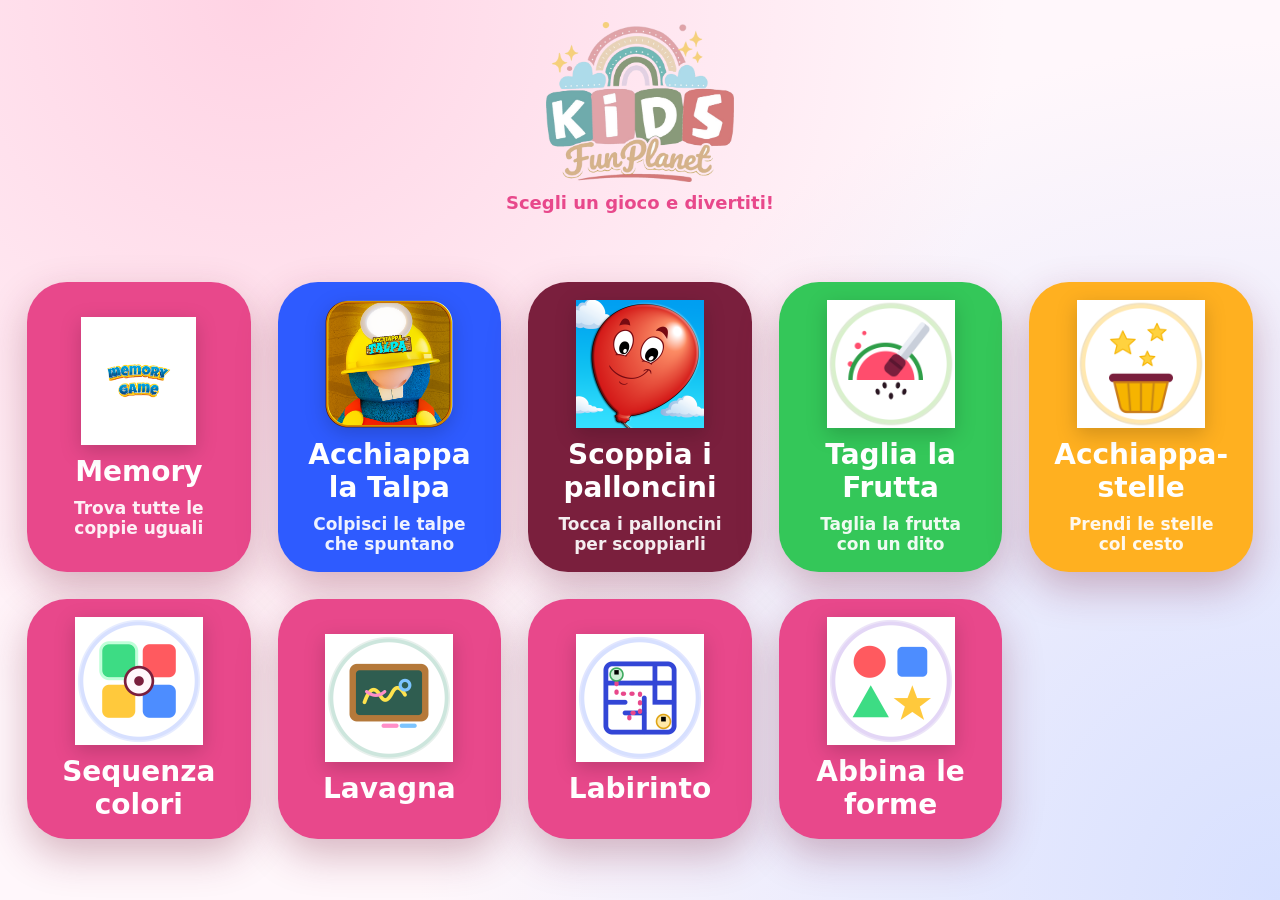
<file: big-ben-giochi/index.html>
<!DOCTYPE html>
<html lang="it">
<head>
  <meta charset="utf-8">
  <!-- Viewport bloccato: no zoom utente, fullscreen kiosk -->
  <meta name="viewport"
        content="width=device-width, initial-scale=1, maximum-scale=1, user-scalable=no, viewport-fit=cover">
  <meta name="theme-color" content="#7A1F3D">
  <title>Kids Fun Planet — Giochi</title>
  <!-- Path relativo: GitHub Pages serve da sottocartella -->
  <link rel="stylesheet" href="assets/shared.css">
  <style>
    /* ----- Stili specifici della gallery ----- */
    .gallery{
      display:flex;
      flex-direction:column;
      height:100%;
    }
    .gallery__head{
      flex:0 0 auto;
      display:flex;
      align-items:center;
      justify-content:center;
      gap:14px;
      padding:22px 18px 10px;
      text-align:center;
    }
    .gallery__logo{ height:18vmin; height:clamp(80px,18vmin,160px); width:auto; display:block; }
    .gallery__title{
      font-size:6vmin; font-size:clamp(24px,6vmin,44px);
      font-weight:900;
      color:var(--bb-burgundy);
      letter-spacing:.5px;
    }
    .gallery__subtitle{
      flex:0 0 auto;
      text-align:center;
      font-size:2.6vmin; font-size:clamp(13px,2.6vmin,18px);
      font-weight:700;
      color:var(--bb-pink);
      margin-bottom:8px;
    }
    /* Griglia di tile responsive: si adatta a landscape e portrait */
    .gallery__grid{
      flex:1 1 auto;
      min-height:0;
      display:grid;
      gap:3vmin; gap:clamp(14px,3vmin,28px);
      grid-template-columns:repeat(auto-fit,minmax(220px,1fr));
      align-content:center;
      justify-content:center;
      padding:3vmin; padding:clamp(14px,3vmin,32px);
      overflow:hidden;
    }
    /* Una tile = grande target tap, colorata, con icona enorme */
    .tile{
      display:flex;
      flex-direction:column;
      align-items:center;
      justify-content:center;
      gap:10px;
      min-height:28vmin; min-height:clamp(150px,28vmin,240px);
      padding:18px;
      border-radius:var(--bb-radius-lg);
      color:#fff;
      box-shadow:var(--bb-shadow-strong);
      transition:transform .14s var(--bb-ease-elastic);
      text-align:center;
    }
    .tile:active{ transform:scale(.94); }
    .tile__icon{ font-size:12vmin; font-size:clamp(48px,12vmin,92px); line-height:1; }
    /* Icona-mascotte (immagine) al posto dell'emoji */
    .tile__img{ height:18vmin; height:clamp(72px,18vmin,128px); width:auto; display:block;
      filter:drop-shadow(0 6px 10px rgba(0,0,0,.18)); }
    .tile__name{ font-size:3.6vmin; font-size:clamp(18px,3.6vmin,28px); font-weight:900; }
    .tile__desc{
      font-size:2.4vmin; font-size:clamp(12px,2.4vmin,17px);
      font-weight:600;
      opacity:.92;
      max-width:90%;
    }
    .gallery__msg{
      margin:auto;
      text-align:center;
      font-size:20px;
      font-weight:700;
      color:var(--bb-burgundy);
      padding:24px;
    }
  </style>
</head>
<body>
  <div class="bb-screen">
    <div class="gallery">
      <div class="gallery__head">
        <img class="gallery__logo" id="logo" src="assets/logo.png" alt="Kids Fun Planet">
      </div>
      <div class="gallery__subtitle">Scegli un gioco e divertiti!</div>
      <div class="gallery__grid" id="grid">
        <!-- Le tile vengono iniettate da JS leggendo giochi.json -->
      </div>
    </div>
  </div>

  <script src="assets/shared.js"></script>
  <script>
    // Blocca lo scroll del kiosk
    BB.lockScroll();

    var grid = document.getElementById("grid");

    // Multi-tenant (solo per l'accesso da browser): ?client=<id> carica la gallery
    // di quel cliente. Senza parametro = Big Ben Matic (gallery root, comportamento storico).
    // Nell'APK questa pagina non è usata: il launcher mostra le tile native da config.json.
    var CLIENT = new URLSearchParams(window.location.search).get("client");
    var manifestUrl = CLIENT ? "../launcher/clients/" + CLIENT + "/giochi.json" : "giochi.json";
    var suffix = CLIENT ? "?client=" + encodeURIComponent(CLIENT) : "";

    // Applica il branding del cliente (best-effort: se manca, resta quello di default)
    function applicaBranding(b) {
      if (!b) return;
      if (b.appTitle) document.title = b.appTitle;
      var logo = document.getElementById("logo");
      if (logo && b.logoUrl) logo.src = b.logoUrl;
      if (b.backgroundUrl) {
        var screen = document.querySelector(".bb-screen");
        if (screen) {
          screen.style.background =
            "center/cover no-repeat url('" + b.backgroundUrl + "'), var(--bb-paper)";
        }
      }
      if (b.primaryColor) document.documentElement.style.setProperty("--bb-burgundy", b.primaryColor);
    }
    if (CLIENT) {
      fetch("../launcher/clients/" + CLIENT + "/config.json", { cache: "no-store" })
        .then(function (r) { return r.ok ? r.json() : null; })
        .then(function (c) { applicaBranding(c && c.defaults && c.defaults.branding); })
        .catch(function () { /* branding opzionale: si prosegue con quello di default */ });
    }

    // Mostra un messaggio centrale (loading / errore)
    function mostraMessaggio(txt) {
      grid.innerHTML = '<div class="gallery__msg">' + txt + "</div>";
    }

    // Costruisce una tile cliccabile per un gioco
    function creaTile(gioco) {
      var tile = document.createElement("button");
      tile.className = "tile";
      tile.style.background = gioco.colore || "var(--bb-pink)";
      // Icona: mascotte (immagine) se presente, altrimenti emoji
      var icona = gioco.iconImg
        ? '<img class="tile__img" src="' + gioco.iconImg + '" alt="">'
        : '<span class="tile__icon">' + (gioco.icona || "🎮") + "</span>";
      tile.innerHTML =
        icona +
        '<span class="tile__name">' + gioco.nome + "</span>" +
        (gioco.descrizione
          ? '<span class="tile__desc">' + gioco.descrizione + "</span>"
          : "");
      // Tap → apre il gioco (path relativo verso la sua cartella)
      tile.addEventListener("click", function () {
        BB.sound("pop");
        // Propaga ?client così il gioco (e il suo ritorno a casa) resta nel contesto del cliente
        window.location.href = gioco.cartella + "/index.html" + suffix;
      });
      return tile;
    }

    // Renderizza solo i giochi attivi
    function render(giochi) {
      var attivi = (giochi || []).filter(function (g) { return g.attivo; });
      if (!attivi.length) {
        mostraMessaggio("Nessun gioco disponibile 😴");
        return;
      }
      grid.innerHTML = "";
      attivi.forEach(function (g) { grid.appendChild(creaTile(g)); });
    }

    mostraMessaggio("Caricamento… ⏳");

    // Carica il manifest (cliente o root). cache:no-store così l'admin può aggiornarlo.
    fetch(manifestUrl, { cache: "no-store" })
      .then(function (r) {
        if (!r.ok) throw new Error("HTTP " + r.status);
        return r.json();
      })
      .then(render)
      .catch(function () {
        mostraMessaggio("Impossibile caricare i giochi 😢<br>Riprova più tardi.");
      });
  </script>
</body>
</html>
</file>
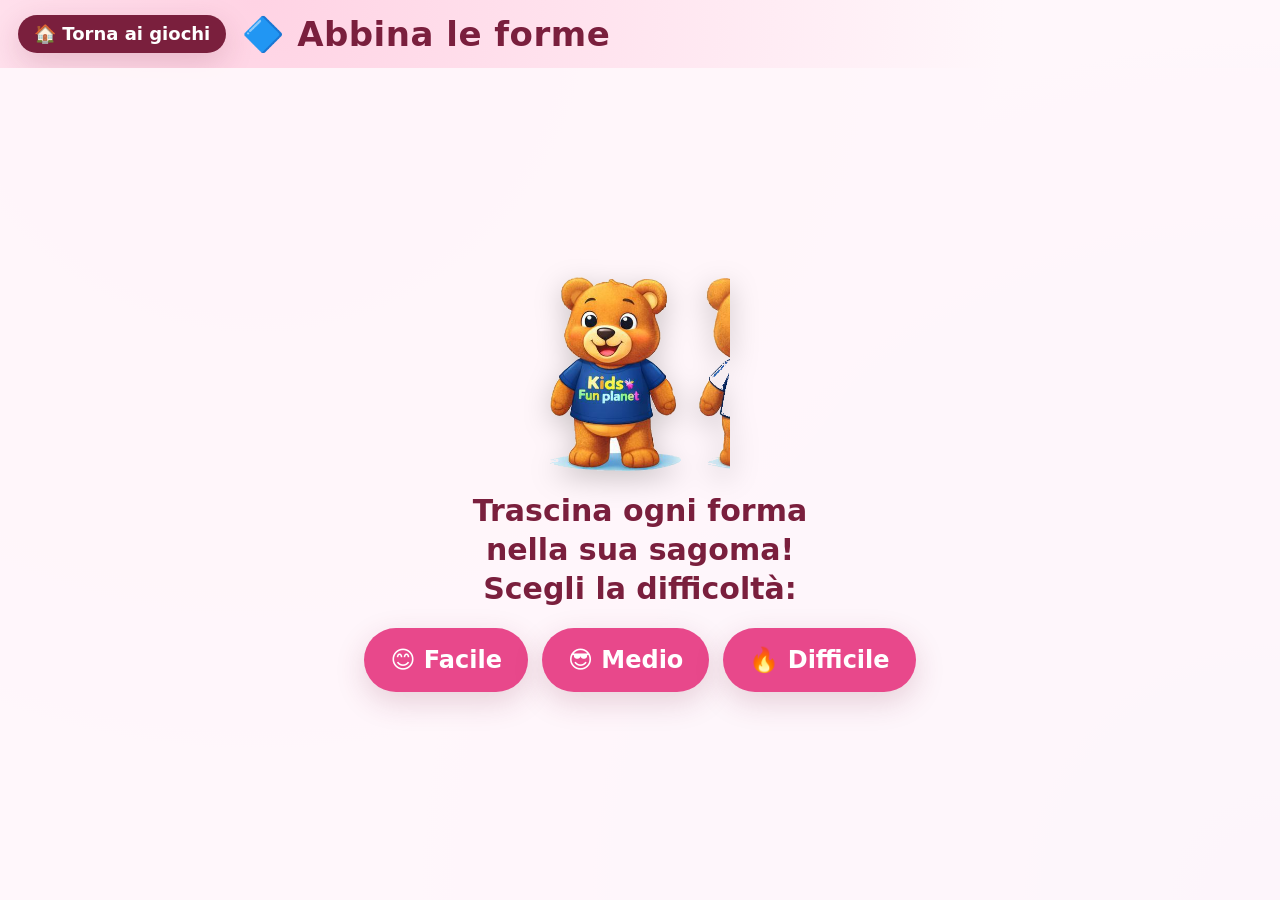
<file: big-ben-giochi/forme/index.html>
<!DOCTYPE html>
<html lang="it">
<head>
  <meta charset="utf-8">
  <meta name="viewport"
        content="width=device-width, initial-scale=1, maximum-scale=1, user-scalable=no, viewport-fit=cover">
  <meta name="theme-color" content="#9B5DE5">
  <title>Abbina le forme</title>
  <link rel="stylesheet" href="../assets/shared.css">
  <style>
    .bb-stage{ padding:8px 14px 16px; }
    .gioco{ position:absolute; top:0; right:0; bottom:0; left:0; display:flex; flex-direction:column;
      justify-content:space-between; gap:12px; touch-action:none; }
    .fila{ display:flex; flex-wrap:wrap; gap:2.5vmin; gap:clamp(10px,2.5vmin,22px);
      justify-content:center; align-items:center; }
    .targets{ flex:1 1 auto; align-content:center; }
    .pool{ flex:0 0 auto; }

    :root{ --sz:15vmin; --sz:clamp(66px,15vmin,120px); }
    .slot, .shape{ width:var(--sz); height:var(--sz); }
    .slot{ position:relative; border-radius:14px; }
    .slot.pop{ animation:bb-pop .4s var(--bb-ease-elastic); }
    .shape{ cursor:grab; will-change:transform; }
    .shape.dragging{ cursor:grabbing; filter:drop-shadow(0 8px 10px rgba(0,0,0,.28)); }
    .shape.locked{ pointer-events:none; }
    .slot svg, .shape svg{ width:100%; height:100%; display:block; }
    /* Forma piena (trascinabile): colore proprio */
    .shape svg > *{ fill:var(--c); stroke:rgba(0,0,0,.12); stroke-width:2; }
    /* Sagoma bersaglio: vuota, tratteggiata */
    .slot svg > *{ fill:#eef0f6; stroke:#9aa3bd; stroke-width:4; stroke-dasharray:7 7; }

    .start{ position:absolute; top:0; right:0; bottom:0; left:0; inset:0; z-index:30; display:flex; flex-direction:column;
      align-items:center; justify-content:center; gap:20px;
      background:rgba(255,247,251,.95); text-align:center; padding:18px; }
    .start__img{ width:24vmin; width:clamp(110px,24vmin,180px); height:auto;
      filter:drop-shadow(0 8px 14px rgba(0,0,0,.2)); }
    .start__txt{ font-size:4.4vmin; font-size:clamp(18px,4.4vmin,30px); font-weight:900; color:var(--bb-burgundy); line-height:1.3; }
    .liv-row{ display:flex; gap:14px; flex-wrap:wrap; justify-content:center; }
  </style>
</head>
<body>
  <div class="bb-screen">
    <div class="bb-stage">
      <div class="gioco" id="gioco">
        <div class="fila targets" id="targets"></div>
        <div class="fila pool" id="pool"></div>

        <div class="start" id="start">
          <img class="start__img" src="../assets/mascotte/bobo.png" alt="">
          <div class="start__txt">Trascina ogni forma<br>nella sua sagoma!<br>Scegli la difficoltà:</div>
          <div class="liv-row">
            <button class="bb-btn liv-btn" data-liv="facile">😊 Facile</button>
            <button class="bb-btn liv-btn" data-liv="medio">😎 Medio</button>
            <button class="bb-btn liv-btn" data-liv="difficile">🔥 Difficile</button>
          </div>
        </div>
      </div>
    </div>
  </div>

  <script src="../assets/shared.js"></script>
  <script>
    BB.lockScroll();
    var info = BB.header("🔷 Abbina le forme");
    BB.idle(90000, BB.home);

    var gioco=document.getElementById("gioco");
    var targetsBox=document.getElementById("targets");
    var poolBox=document.getElementById("pool");
    var startScreen=document.getElementById("start");

    // Geometria delle forme (viewBox 0..100) — fill/stroke gestiti dal CSS
    var SHAPES={
      cerchio:'<circle cx="50" cy="50" r="42"/>',
      quadrato:'<rect x="10" y="10" width="80" height="80" rx="10"/>',
      triangolo:'<polygon points="50,10 90,88 10,88"/>',
      rombo:'<polygon points="50,8 92,50 50,92 8,50"/>',
      stella:'<polygon points="50,6 61,38 95,38 67,58 78,91 50,70 22,91 33,58 5,38 39,38"/>',
      cuore:'<path d="M50 88 C12 60 14 22 38 22 C48 22 50 32 50 34 C50 32 52 22 62 22 C86 22 88 60 50 88 Z"/>',
      esagono:'<polygon points="50,8 88,29 88,71 50,92 12,71 12,29"/>'
    };
    var COLORI={ cerchio:"#FF5A5F", quadrato:"#4D8DFF", triangolo:"#3DDC84",
      rombo:"#9B5DE5", stella:"#FFC93C", cuore:"#E8488B", esagono:"#FF9F1C" };
    var ORDINE=["cerchio","quadrato","triangolo","stella","cuore","rombo","esagono"];

    var TAB={ facile:3, medio:5, difficile:7 };
    var total=0, placed=0, tStart=0, inCorso=false;

    function svg(id){ return '<svg viewBox="0 0 100 100">'+SHAPES[id]+'</svg>'; }

    function aggiornaInfo(){ info.innerHTML = "✔ " + placed + " / " + total; }

    // ---- drag ----
    var dragging=null, startX=0, startY=0;
    function pt(e){ var t=(e.touches&&e.touches[0])||e; return {x:t.clientX, y:t.clientY}; }
    function center(el){ var r=el.getBoundingClientRect(); return {x:r.left+r.width/2, y:r.top+r.height/2}; }

    function onDown(e, sh){
      if(!inCorso || sh.classList.contains("locked")) return;
      e.preventDefault();
      dragging=sh; sh.classList.add("dragging"); sh.style.zIndex="100";
      var p=pt(e); startX=p.x; startY=p.y;
    }
    function onMove(e){
      if(!dragging) return; e.preventDefault();
      var p=pt(e);
      dragging.style.transform="translate("+(p.x-startX)+"px,"+(p.y-startY)+"px)";
    }
    function onUp(){
      if(!dragging) return;
      var sh=dragging; dragging=null; sh.classList.remove("dragging");
      var sc=center(sh), best=null, bestD=1e9;
      var slots=targetsBox.querySelectorAll(".slot");
      Array.prototype.forEach.call(slots, function(sl){
        if(sl.dataset.filled) return;
        var c=center(sl), d=Math.hypot(c.x-sc.x, c.y-sc.y);
        if(d<bestD){ bestD=d; best=sl; }
      });
      var tol=sh.offsetWidth*0.75;
      if(best && bestD<tol && best.dataset.shape===sh.dataset.shape){
        best.dataset.filled="1"; sh.classList.add("locked"); sh.style.zIndex="";
        best.innerHTML=""; best.appendChild(sh); sh.style.transform="";
        best.classList.add("pop");
        BB.sound("match"); placed++; aggiornaInfo();
        if(placed===total) fine();
      } else {
        BB.sound("error");
        sh.style.transition="transform .25s var(--bb-ease-elastic)"; sh.style.transform="";
        setTimeout(function(){ sh.style.transition=""; sh.style.zIndex=""; }, 260);
      }
    }
    document.addEventListener("pointermove", onMove, {passive:false});
    document.addEventListener("pointerup", onUp);
    document.addEventListener("pointercancel", onUp);

    function mostraStart(){ startScreen.classList.remove("bb-hidden"); }

    function avvia(liv){
      total=TAB[liv]||3; placed=0; inCorso=true;
      startScreen.classList.add("bb-hidden");
      var scelte=BB.shuffle(ORDINE.slice()).slice(0,total);
      // bersagli (sagome) in un ordine, forme in un altro
      var ordT=BB.shuffle(scelte.slice()), ordP=BB.shuffle(scelte.slice());
      targetsBox.innerHTML=""; poolBox.innerHTML="";
      ordT.forEach(function(id){
        var s=document.createElement("div"); s.className="slot"; s.dataset.shape=id;
        s.innerHTML=svg(id); targetsBox.appendChild(s);
      });
      ordP.forEach(function(id){
        var sh=document.createElement("div"); sh.className="shape"; sh.dataset.shape=id;
        sh.style.setProperty("--c", COLORI[id]); sh.innerHTML=svg(id);
        sh.addEventListener("pointerdown", function(e){ onDown(e, sh); });
        poolBox.appendChild(sh);
      });
      aggiornaInfo();
      tStart=performance.now();
    }

    function bestTime(t){
      var k="bb.kidsfunplanet.besttime.forme."+total;
      var cur=0; try{ cur=parseFloat(localStorage.getItem(k))||0; }catch(_){}
      if(t!=null && (cur===0 || t<cur)){ try{ localStorage.setItem(k,String(t)); }catch(_){} return t; }
      return cur;
    }

    function fine(){
      inCorso=false;
      var t=Math.round((performance.now()-tStart)/100)/10;
      var prima=bestTime(), record=bestTime(t);
      var nuovo=(prima===0 || t<=prima);
      BB.win({
        mascotte: nuovo ? null : "../assets/mascotte/bobo.png",
        emoji: nuovo ? "🏆" : null,
        titolo: nuovo ? "Nuovo record!" : "Tutte abbinate!",
        punteggio: "Tempo: " + t + "s",
        record: "miglior tempo " + record + "s",
        rigioca: mostraStart
      });
    }

    Array.prototype.forEach.call(document.querySelectorAll(".liv-btn"), function(b){
      b.addEventListener("click", function(){ avvia(b.dataset.liv); });
    });
  </script>
</body>
</html>
</file>
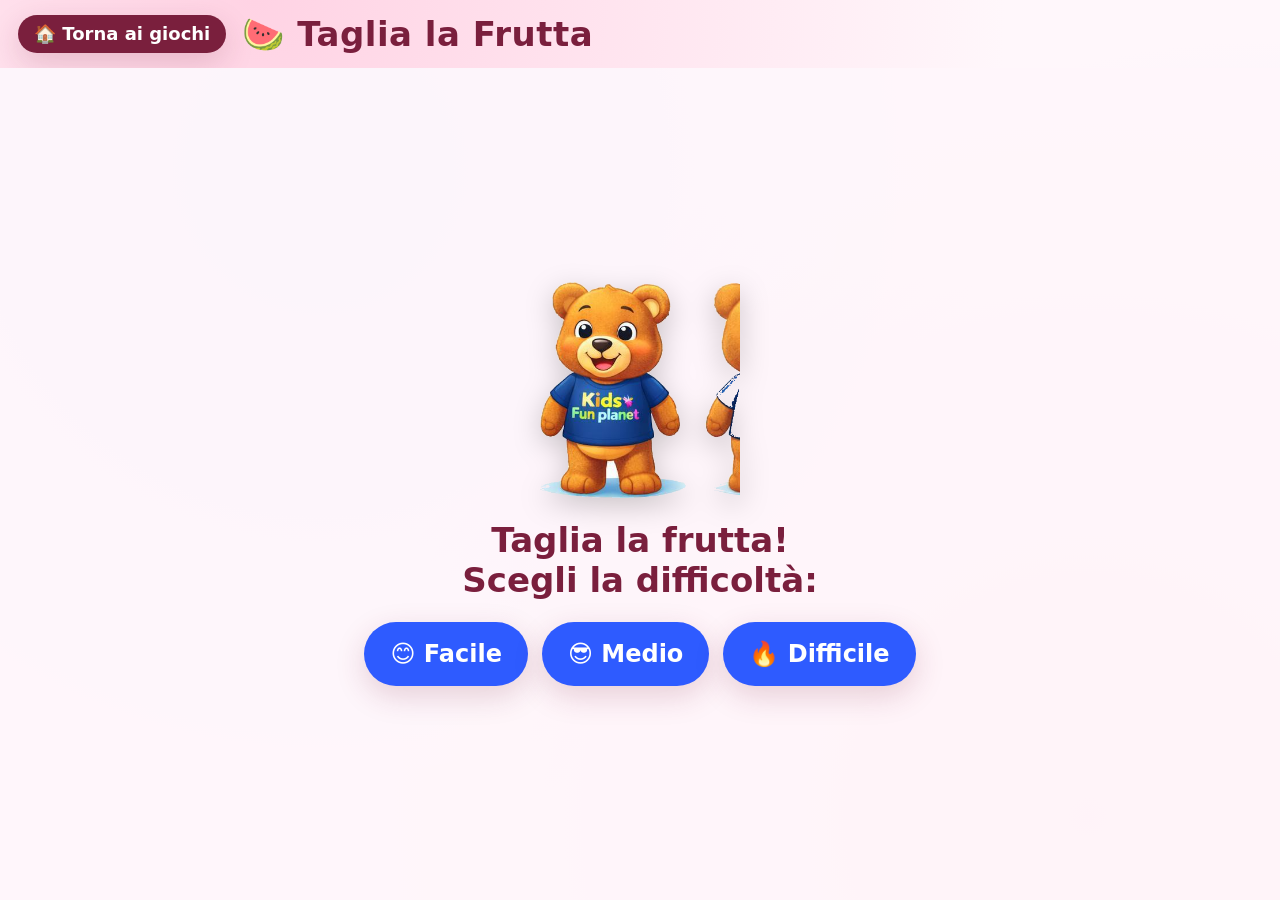
<file: big-ben-giochi/frutta/index.html>
<!DOCTYPE html>
<html lang="it">
<head>
  <meta charset="utf-8">
  <meta name="viewport"
        content="width=device-width, initial-scale=1, maximum-scale=1, user-scalable=no, viewport-fit=cover">
  <meta name="theme-color" content="#34C759">
  <title>Taglia la Frutta</title>
  <link rel="stylesheet" href="../assets/shared.css">
  <style>
    .bb-stage{ padding:0; }
    .campo{
      position:absolute; top:0; right:0; bottom:0; left:0; overflow:hidden;
      touch-action:none;            /* lo swipe non deve scrollare */
      background:
        radial-gradient(circle at 25% 12%, var(--bb-blue-soft), transparent 55%),
        radial-gradient(circle at 85% 90%, var(--bb-pink-soft), transparent 55%),
        var(--bb-paper);
    }
    /* Frutto: emoji grande, ruota mentre vola */
    .frutto{
      position:absolute; left:0; top:0;
      font-size:var(--size,84px); line-height:1;
      will-change:transform; user-select:none;
      filter:drop-shadow(0 6px 8px rgba(0,0,0,.18));
    }
    .frutto.tagliato{ pointer-events:none; }
    /* Goccia di succo */
    .succo{ position:absolute; width:16px; height:16px; border-radius:50%;
      pointer-events:none; will-change:transform,opacity; }
    /* Scia della "lama" */
    .lama{ position:absolute; width:18px; height:18px; border-radius:50%;
      background:rgba(255,255,255,.85); pointer-events:none;
      box-shadow:0 0 10px rgba(255,255,255,.9); will-change:transform,opacity; }
    /* Schermata start */
    .start{ position:absolute; top:0; right:0; bottom:0; left:0; inset:0; z-index:30; display:flex; flex-direction:column;
      align-items:center; justify-content:center; gap:22px;
      background:rgba(255,247,251,.92); text-align:center; }
    .start__img{ width:28vmin; width:clamp(120px,28vmin,200px); height:auto;
      filter:drop-shadow(0 8px 14px rgba(0,0,0,.2)); }
    .start__txt{ font-size:5vmin; font-size:clamp(20px,5vmin,34px); font-weight:900; color:var(--bb-burgundy); }
    .liv-row{ display:flex; gap:14px; flex-wrap:wrap; justify-content:center; }
  </style>
</head>
<body>
  <div class="bb-screen">
    <!-- header iniettato da JS -->
    <div class="bb-stage">
      <div class="campo" id="campo">
        <div class="start" id="start">
          <img class="start__img" src="../assets/mascotte/bobo.png" alt="">
          <div class="start__txt">Taglia la frutta!<br>Scegli la difficoltà:</div>
          <div class="liv-row">
            <button class="bb-btn bb-btn--blue liv-btn" data-liv="facile">😊 Facile</button>
            <button class="bb-btn bb-btn--blue liv-btn" data-liv="medio">😎 Medio</button>
            <button class="bb-btn bb-btn--blue liv-btn" data-liv="difficile">🔥 Difficile</button>
          </div>
        </div>
      </div>
    </div>
  </div>

  <script src="../assets/shared.js"></script>
  <script>
    BB.lockScroll();
    var info = BB.header("🍉 Taglia la Frutta");
    BB.idle(60000, BB.home);

    var campo = document.getElementById("campo");
    var startScreen = document.getElementById("start");
    var DURATA = 60;

    // Difficoltà scelta dal bambino a inizio partita (pulsanti nella schermata start).
    var TAB = {
      facile:    { spawnBase: 1100, spawnMin: 600, doppio: 0.10 },
      medio:     { spawnBase: 850,  spawnMin: 430, doppio: 0.22 },
      difficile: { spawnBase: 650,  spawnMin: 320, doppio: 0.38 }
    };
    var DIFF = TAB.facile;

    // Frutti: emoji + colore del succo
    var FRUTTI = [
      { e:"🍉", c:"#FF4D6D" }, { e:"🍓", c:"#E8488B" }, { e:"🍌", c:"#FFD23F" },
      { e:"🍎", c:"#FF4D4D" }, { e:"🍊", c:"#FFB020" }, { e:"🍇", c:"#9B59B6" },
      { e:"🥝", c:"#7BCB4F" }, { e:"🍑", c:"#FF9AA2" }
    ];

    var G = 2000;            // gravità px/s^2
    var punteggio = 0, tempo = DURATA, inCorso = false;
    var frutti = [], rafId = null, tickTimer = null, lastTs = 0, ultimoSpawn = 0, spawnOgni = 1000;

    function aggiornaInfo(){ info.innerHTML = "🍉 " + punteggio + " &nbsp; ⏱ " + tempo + "s"; }

    // Lancia un frutto dal basso con un arco verso l'alto
    function spawn(){
      var f = FRUTTI[BB.rand(0, FRUTTI.length-1)];
      var size = BB.rand(70, 104);
      var el = document.createElement("div");
      el.className = "frutto"; el.textContent = f.e;
      el.style.setProperty("--size", size + "px");
      campo.appendChild(el);
      var W = campo.clientWidth, H = campo.clientHeight;
      var p = {
        el: el, size: size, color: f.c,
        x: BB.rand(Math.round(W*0.15), Math.round(W*0.85)),
        y: H + 40,
        vx: (Math.random()-0.5) * 220,
        vy: -(BB.rand(1150, 1450)),   // spinta verso l'alto
        rot: 0, vrot: (Math.random()-0.5)*360,
        sliced: false
      };
      el.style.transform = "translate("+p.x+"px,"+p.y+"px)";
      frutti.push(p);
    }

    function centro(p){ return { x: p.x + p.size/2, y: p.y + p.size/2 }; }

    function taglia(p){
      if (p.sliced || !inCorso) return;
      p.sliced = true;
      punteggio++; aggiornaInfo(); BB.sound("match");
      var c = centro(p);
      succhi(c.x, c.y, p.color);
      // il frutto schizza via e svanisce
      p.vy = -BB.rand(150,350); p.vx *= 1.6; p.vrot = (Math.random()-0.5)*900;
      p.el.classList.add("tagliato");
      p.el.animate(
        [{ opacity:1 }, { opacity:0 }],
        { duration:380, easing:"ease-out", fill:"forwards" }
      );
      setTimeout(function(){ removeFrutto(p); }, 360);
    }

    function removeFrutto(p){
      var i = frutti.indexOf(p); if (i>=0) frutti.splice(i,1);
      if (p.el.parentNode) p.el.remove();
    }

    // Particelle di succo
    function succhi(cx, cy, colore){
      for (var i=0;i<10;i++){
        var s = document.createElement("span");
        s.className = "succo"; s.style.background = colore;
        s.style.left = cx+"px"; s.style.top = cy+"px";
        campo.appendChild(s);
        var ang = Math.random()*Math.PI*2, dist = BB.rand(40,120);
        var dx = Math.cos(ang)*dist, dy = Math.sin(ang)*dist + 40;
        s.animate(
          [{ transform:"translate(0,0) scale(1)", opacity:1 },
           { transform:"translate("+dx+"px,"+dy+"px) scale(0)", opacity:0 }],
          { duration:500, easing:"cubic-bezier(.2,.7,.3,1)" }
        );
        setTimeout((function(n){ return function(){ n.remove(); }; })(s), 520);
      }
    }

    // ---- Lama / swipe ----
    var giu = false, lastX = 0, lastY = 0;
    function puntoSuFrutta(x, y){
      for (var i=0;i<frutti.length;i++){
        var p = frutti[i]; if (p.sliced) continue;
        var c = centro(p), r = p.size*0.62;
        var dx = x-c.x, dy = y-c.y;
        if (dx*dx + dy*dy <= r*r) taglia(p);
      }
    }
    function sciaLama(x, y){
      var l = document.createElement("span");
      l.className = "lama"; l.style.left=(x-9)+"px"; l.style.top=(y-9)+"px";
      campo.appendChild(l);
      l.animate([{opacity:.9, transform:"scale(1)"},{opacity:0, transform:"scale(.4)"}],
        {duration:260, easing:"ease-out"});
      setTimeout(function(){ l.remove(); }, 260);
    }
    function rel(e){
      var r = campo.getBoundingClientRect();
      var t = (e.touches && e.touches[0]) || e;
      return { x: t.clientX - r.left, y: t.clientY - r.top };
    }
    function onDown(e){ giu = true; var p = rel(e); lastX=p.x; lastY=p.y; if(inCorso){ puntoSuFrutta(p.x,p.y); sciaLama(p.x,p.y);} }
    function onMove(e){
      if (!giu || !inCorso) return;
      e.preventDefault();
      var p = rel(e);
      // campiona alcuni punti lungo il segmento per non "saltare" i frutti con swipe veloci
      var steps = 4;
      for (var i=1;i<=steps;i++){
        var x = lastX + (p.x-lastX)*i/steps, y = lastY + (p.y-lastY)*i/steps;
        puntoSuFrutta(x, y);
      }
      sciaLama(p.x, p.y);
      lastX=p.x; lastY=p.y;
    }
    function onUp(){ giu = false; }
    campo.addEventListener("pointerdown", onDown);
    campo.addEventListener("pointermove", onMove, { passive:false });
    window.addEventListener("pointerup", onUp);
    // fallback touch (alcuni webview)
    campo.addEventListener("touchstart", onDown, { passive:false });
    campo.addEventListener("touchmove", onMove, { passive:false });
    window.addEventListener("touchend", onUp);

    // ---- Game loop ----
    function loop(ts){
      if (!inCorso) return;
      if (!lastTs) lastTs = ts;
      var dt = (ts - lastTs)/1000; if (dt>0.05) dt=0.05; lastTs = ts;

      ultimoSpawn += (ts - (loop._prev||ts)); loop._prev = ts;
      spawnOgni = Math.max(DIFF.spawnMin, DIFF.spawnBase - (DURATA-tempo)*7);
      if (ultimoSpawn > spawnOgni){
        ultimoSpawn = 0; spawn();
        if (Math.random() < DIFF.doppio) spawn();
      }

      var H = campo.clientHeight;
      for (var i=frutti.length-1;i>=0;i--){
        var p = frutti[i];
        p.vy += G*dt; p.x += p.vx*dt; p.y += p.vy*dt; p.rot += p.vrot*dt;
        p.el.style.transform = "translate("+p.x+"px,"+p.y+"px) rotate("+p.rot+"deg)";
        if (p.y > H + 120){ removeFrutto(p); }   // caduto giù: nessuna penalità
      }
      rafId = requestAnimationFrame(loop);
    }

    function mostraStart(){ startScreen.classList.remove("bb-hidden"); }

    function avvia(liv){
      if (TAB[liv]) DIFF = TAB[liv];   // difficoltà scelta dal bambino
      startScreen.classList.add("bb-hidden");
      frutti.forEach(function(p){ if(p.el.parentNode) p.el.remove(); });
      frutti = []; punteggio = 0; tempo = DURATA; inCorso = true;
      ultimoSpawn = 9999; lastTs = 0; loop._prev = 0;
      aggiornaInfo();
      rafId = requestAnimationFrame(loop);
      tickTimer = setInterval(function(){ tempo--; aggiornaInfo(); if (tempo<=0) fine(); }, 1000);
    }

    function fine(){
      inCorso = false;
      cancelAnimationFrame(rafId); clearInterval(tickTimer);
      frutti.forEach(function(p){ if(p.el.parentNode) p.el.remove(); }); frutti = [];
      var record = BB.score("frutta", punteggio);
      var nuovoRecord = punteggio>0 && punteggio>=record;
      BB.win({
        mascotte: nuovoRecord ? null : "../assets/mascotte/bobo.png",
        emoji: nuovoRecord ? "🏆" : null,
        titolo: nuovoRecord ? "Nuovo record!" : "Tempo scaduto!",
        punteggio: punteggio + " frutti",
        record: record,
        rigioca: mostraStart        // torna alla scelta della difficoltà
      });
    }

    // Pulsanti difficoltà: ognuno avvia la partita al suo livello
    Array.prototype.forEach.call(document.querySelectorAll(".liv-btn"), function (b) {
      b.addEventListener("click", function () { avvia(b.dataset.liv); });
    });
  </script>
</body>
</html>
</file>
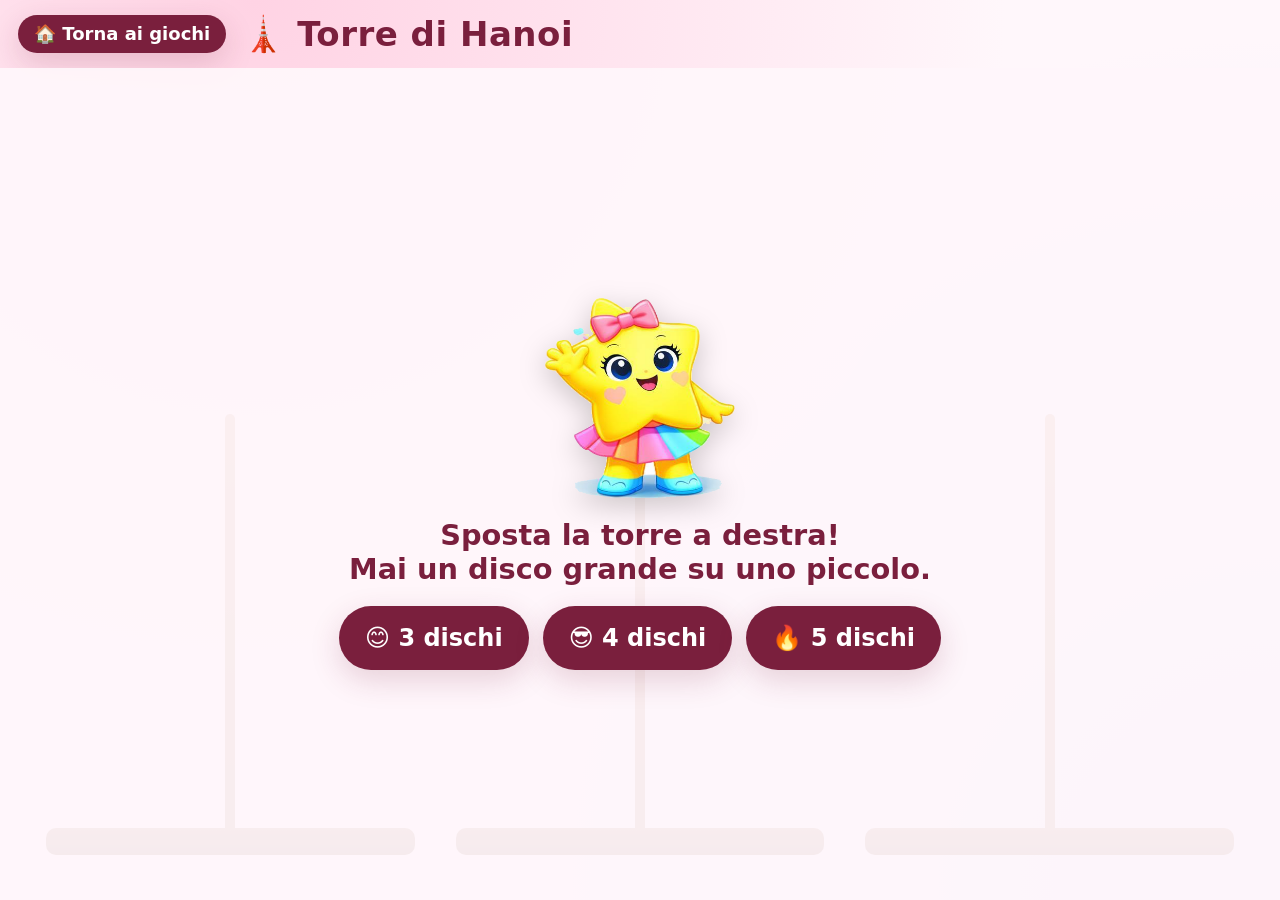
<file: big-ben-giochi/hanoi/index.html>
<!DOCTYPE html>
<html lang="it">
<head>
  <meta charset="utf-8">
  <meta name="viewport"
        content="width=device-width, initial-scale=1, maximum-scale=1, user-scalable=no, viewport-fit=cover">
  <meta name="theme-color" content="#7A1F3D">
  <title>Torre di Hanoi</title>
  <link rel="stylesheet" href="../assets/shared.css">
  <style>
    /* Area di gioco: 3 paletti allineati in basso */
    .gioco{
      position:absolute; top:0; right:0; bottom:0; left:0;
      display:flex; align-items:flex-end; justify-content:space-around;
      padding:0 3vw 8vmin;
      gap:2vw;
    }
    .paletto{
      position:relative;
      flex:1 1 0;
      max-width:30vw;
      height:46vmin;
      display:flex; flex-direction:column-reverse; align-items:center;
      justify-content:flex-start;
      cursor:pointer;
    }
    /* Asta verticale */
    .paletto::before{
      content:""; position:absolute; left:50%; bottom:0;
      width:10px; height:100%;
      margin-left:-5px;
      background:linear-gradient(#b9754a,#8a4f2c);
      border-radius:6px 6px 0 0; z-index:0;
    }
    /* Base del paletto */
    .paletto::after{
      content:""; position:absolute; left:2%; right:2%; bottom:-3vmin;
      height:3vmin;
      background:linear-gradient(#8a4f2c,#5f3418);
      border-radius:10px; z-index:0;
    }
    .paletto.sel{ filter:drop-shadow(0 0 0 transparent); }
    .paletto.sel::before{ background:linear-gradient(#3a6bff,#2148d6); }

    .disco{
      position:relative; z-index:1;
      height:4.6vmin;
      margin-top:1vmin;
      border-radius:10px;
      box-shadow:inset 0 -4px 0 rgba(0,0,0,.15), 0 3px 6px rgba(0,0,0,.2);
      transition:transform .12s var(--bb-ease-elastic);
    }
    /* Disco in cima al paletto selezionato: sollevato */
    .paletto.sel .disco:last-child{
      transform:translateY(-1.4vmin) scale(1.03);
      box-shadow:0 0 0 4px rgba(46,91,255,.35), 0 6px 10px rgba(0,0,0,.25);
    }

    /* Schermata di start */
    .start{
      position:absolute; top:0; right:0; bottom:0; left:0; inset:0; z-index:30;
      display:flex; flex-direction:column;
      align-items:center; justify-content:center; gap:20px;
      background:rgba(255,247,251,.94);
      text-align:center;
    }
    .start__img{ width:26vmin; width:clamp(120px,26vmin,190px); height:auto;
      filter:drop-shadow(0 8px 14px rgba(0,0,0,.2)); }
    .start__txt{ font-size:3.2vmin; font-size:clamp(18px,3.2vmin,30px); font-weight:900; color:var(--bb-burgundy); }
    .liv-row{ display:flex; gap:14px; flex-wrap:wrap; justify-content:center; }
  </style>
</head>
<body>
  <div class="bb-screen">
    <!-- header iniettato da JS -->
    <div class="bb-stage">
      <div class="gioco" id="gioco">
        <div class="paletto" data-peg="0"></div>
        <div class="paletto" data-peg="1"></div>
        <div class="paletto" data-peg="2"></div>
      </div>
      <div class="start" id="start">
        <img class="start__img" src="../assets/mascotte/stella.png" alt="">
        <div class="start__txt">Sposta la torre a destra!<br>Mai un disco grande su uno piccolo.</div>
        <div class="liv-row">
          <button class="bb-btn bb-btn--burgundy liv-btn" data-liv="3">😊 3 dischi</button>
          <button class="bb-btn bb-btn--burgundy liv-btn" data-liv="4">😎 4 dischi</button>
          <button class="bb-btn bb-btn--burgundy liv-btn" data-liv="5">🔥 5 dischi</button>
        </div>
      </div>
    </div>
  </div>

  <script src="../assets/shared.js"></script>
  <script>
    BB.lockScroll();
    var info = BB.header("🗼 Torre di Hanoi");
    BB.idle(60000, BB.home);

    var startScreen = document.getElementById("start");
    var paletti = Array.prototype.slice.call(document.querySelectorAll(".paletto"));
    var COLORI = ["#E8488B","#2E5BFF","#FFB020","#34C759","#7A1F3D","#FF6B6B"];

    var N = 3;
    var torri = [[], [], []];   // ogni torre: [fondo ... cima], numeri = dimensione disco
    var sel = -1;               // paletto selezionato (-1 = nessuno)
    var mosse = 0;
    var minimo = 7;
    var inCorso = false;

    function aggiornaInfo(){ info.textContent = "👣 " + mosse + " (min " + minimo + ")"; }

    function nuova(liv){
      N = parseInt(liv, 10) || 3;
      minimo = Math.pow(2, N) - 1;
      torri = [[], [], []];
      for (var s = N; s >= 1; s--) torri[0].push(s);   // disco più grande in fondo
      sel = -1; mosse = 0; inCorso = true;
      aggiornaInfo();
      render();
      startScreen.classList.add("bb-hidden");
    }

    // Larghezza del disco (in vmin) proporzionale alla dimensione
    function larghezza(s){ return (9 + s * (19 / N)).toFixed(2) + "vmin"; }

    function render(){
      for (var p = 0; p < 3; p++){
        var el = paletti[p];
        el.className = "paletto" + (sel === p ? " sel" : "");
        el.innerHTML = "";
        for (var i = 0; i < torri[p].length; i++){
          var s = torri[p][i];
          var d = document.createElement("div");
          d.className = "disco";
          d.style.width = larghezza(s);
          d.style.background = COLORI[(s - 1) % COLORI.length];
          el.appendChild(d);   // column-reverse: primo figlio in basso
        }
      }
    }

    function cima(p){ return torri[p].length ? torri[p][torri[p].length - 1] : Infinity; }

    function tocca(p){
      if (!inCorso) return;
      if (sel === -1){
        if (torri[p].length === 0){ return; }   // niente da prendere
        sel = p; BB.sound("pop"); render();
        return;
      }
      if (sel === p){ sel = -1; render(); return; }   // deseleziona
      // prova a spostare il disco in cima da `sel` a `p`
      var disco = torri[sel][torri[sel].length - 1];
      if (disco < cima(p)){
        torri[sel].pop();
        torri[p].push(disco);
        mosse++; sel = -1;
        BB.sound("match");
        aggiornaInfo();
        render();
        if (torri[2].length === N) vittoria();
      } else {
        BB.sound("error");
        sel = -1; render();   // mossa non valida: deseleziona
      }
    }

    function vittoria(){
      inCorso = false;
      var perfetto = mosse === minimo;
      BB.win({
        mascotte: "../assets/mascotte/stella.png",
        titolo: perfetto ? "Perfetto!" : "Bravo!",
        punteggio: mosse + " mosse" + (perfetto ? " (minimo!)" : ""),
        rigioca: function(){ startScreen.classList.remove("bb-hidden"); }
      });
    }

    paletti.forEach(function(el){
      el.addEventListener("click", function(){ tocca(parseInt(el.dataset.peg, 10)); });
    });

    Array.prototype.forEach.call(document.querySelectorAll(".liv-btn"), function(b){
      b.addEventListener("click", function(){ nuova(b.dataset.liv); });
    });
  </script>
</body>
</html>
</file>
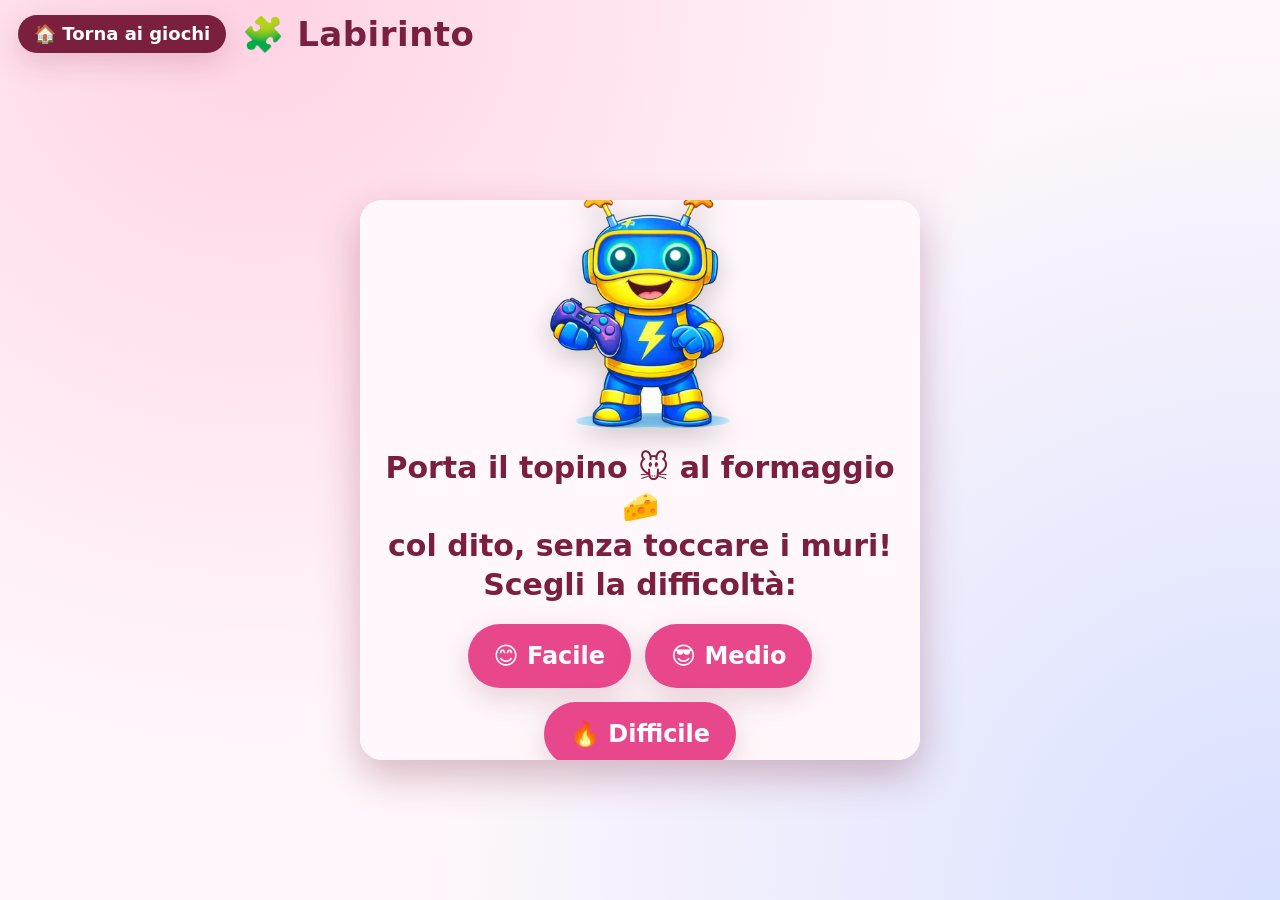
<file: big-ben-giochi/labirinto/index.html>
<!DOCTYPE html>
<html lang="it">
<head>
  <meta charset="utf-8">
  <meta name="viewport"
        content="width=device-width, initial-scale=1, maximum-scale=1, user-scalable=no, viewport-fit=cover">
  <meta name="theme-color" content="#3346D6">
  <title>Labirinto</title>
  <link rel="stylesheet" href="../assets/shared.css">
  <style>
    .bb-stage{ padding:8px 14px 16px; }
    .arena{
      position:relative;
      width:86vmin; width:min(86vmin, 560px);
      aspect-ratio:1/1;
      border-radius:22px;
      background:#fff;
      box-shadow:var(--bb-shadow-strong);
      overflow:hidden; touch-action:none;
    }
    .arena canvas{ display:block; width:100%; height:100%; }

    .start{ position:absolute; top:0; right:0; bottom:0; left:0; inset:0; z-index:30; display:flex; flex-direction:column;
      align-items:center; justify-content:center; gap:20px;
      background:rgba(255,247,251,.95); text-align:center; padding:18px; }
    .start__img{ width:24vmin; width:clamp(110px,24vmin,180px); height:auto;
      filter:drop-shadow(0 8px 14px rgba(0,0,0,.2)); }
    .start__txt{ font-size:4.4vmin; font-size:clamp(18px,4.4vmin,30px); font-weight:900; color:var(--bb-burgundy); line-height:1.3; }
    .liv-row{ display:flex; gap:14px; flex-wrap:wrap; justify-content:center; }
    @supports not (aspect-ratio: 1 / 1){ .arena{ height:86vmin; } }
  </style>
</head>
<body>
  <div class="bb-screen">
    <div class="bb-stage">
      <div class="arena" id="arena">
        <canvas id="canvas"></canvas>
        <div class="start" id="start">
          <img class="start__img" src="../assets/mascotte/bolt.png" alt="">
          <div class="start__txt">Porta il topino 🐭 al formaggio 🧀<br>col dito, senza toccare i muri!<br>Scegli la difficoltà:</div>
          <div class="liv-row">
            <button class="bb-btn liv-btn" data-liv="facile">😊 Facile</button>
            <button class="bb-btn liv-btn" data-liv="medio">😎 Medio</button>
            <button class="bb-btn liv-btn" data-liv="difficile">🔥 Difficile</button>
          </div>
        </div>
      </div>
    </div>
  </div>

  <script src="../assets/shared.js"></script>
  <script>
    BB.lockScroll();
    var info = BB.header("🧩 Labirinto");
    BB.idle(90000, BB.home);

    var arena  = document.getElementById("arena");
    var canvas = document.getElementById("canvas");
    var ctx    = canvas.getContext("2d");
    var startScreen = document.getElementById("start");

    // Colori
    var WALL = "#3346D6", PATH = "#FFFFFF", TRAIL = "#E8488B";
    var START_BG = "#CDEFD6", GOAL_BG = "#FFE9A8";

    // Difficoltà = numero di "stanze" per lato (più stanze = labirinto più grande)
    var TAB = { facile: 6, medio: 8, difficile: 11 };

    var N = 6, W = 13;        // W = 2*N+1 (griglia fine)
    var open = [];            // open[r][c] = cella percorribile
    var S = 0, cell = 0;      // lato in px CSS e dimensione cella
    var attivo = false, last = null, tStart = 0, vintoFlag = false;

    // ---- Generazione labirinto (recursive backtracker iterativo) ----
    function genera(n){
      W = 2*n + 1;
      open = [];
      for (var r=0; r<W; r++){ open[r]=[]; for (var c=0;c<W;c++) open[r][c]=false; }
      var vis=[]; for (var i=0;i<n;i++){ vis[i]=[]; for (var j=0;j<n;j++) vis[i][j]=false; }
      function room(i,j){ open[2*i+1][2*j+1]=true; }
      room(0,0); vis[0][0]=true;
      var stack=[[0,0]];
      var dirs=[[1,0],[-1,0],[0,1],[0,-1]];
      while (stack.length){
        var cur=stack[stack.length-1], ci=cur[0], cj=cur[1];
        var nbrs=[];
        for (var d=0; d<4; d++){
          var ni=ci+dirs[d][0], nj=cj+dirs[d][1];
          if (ni>=0&&ni<n&&nj>=0&&nj<n&&!vis[ni][nj]) nbrs.push([ni,nj]);
        }
        if (!nbrs.length){ stack.pop(); continue; }
        var nx=nbrs[BB.rand(0,nbrs.length-1)], ni=nx[0], nj=nx[1];
        vis[ni][nj]=true;
        room(ni,nj);
        open[ci+ni+1][cj+nj+1]=true;   // abbatte il muro tra le due stanze
        stack.push([ni,nj]);
      }
    }

    // ---- Disegno ----
    function fit(){
      var dpr = window.devicePixelRatio || 1;
      S = arena.clientWidth;
      canvas.width  = Math.round(S*dpr);
      canvas.height = Math.round(S*dpr);
      ctx.setTransform(dpr,0,0,dpr,0,0);
      cell = S / W;
    }

    function disegnaMaze(){
      ctx.clearRect(0,0,S,S);
      ctx.fillStyle = WALL; ctx.fillRect(0,0,S,S);
      ctx.fillStyle = PATH;
      for (var r=0;r<W;r++) for (var c=0;c<W;c++)
        if (open[r][c]) ctx.fillRect(c*cell, r*cell, cell+0.6, cell+0.6);

      // evidenzia partenza e arrivo
      ctx.fillStyle = START_BG; ctx.fillRect(1*cell, 1*cell, cell, cell);
      ctx.fillStyle = GOAL_BG;  ctx.fillRect((W-2)*cell, (W-2)*cell, cell, cell);

      // marcatori
      ctx.font = Math.floor(cell*0.8) + "px sans-serif";
      ctx.textAlign = "center"; ctx.textBaseline = "middle";
      ctx.fillText("🐭", 1.5*cell, 1.5*cell);
      ctx.fillText("🧀", (W-1.5)*cell, (W-1.5)*cell);
    }

    // ---- Util coordinate ----
    function pos(e){ var rc=canvas.getBoundingClientRect(); return { x:e.clientX-rc.left, y:e.clientY-rc.top }; }
    function cellOf(p){ return { row: Math.floor(p.y/cell), col: Math.floor(p.x/cell) }; }
    function isGoal(rc){ return rc.row===W-2 && rc.col===W-2; }
    function isStart(rc){ return rc.row===1 && rc.col===1; }

    // Muro colpito? con tolleranza ai bordi (perdona lo sfioramento)
    function muro(p){
      var col=Math.floor(p.x/cell), row=Math.floor(p.y/cell);
      if (row<0||row>=W||col<0||col>=W) return true;
      if (open[row][col]) return false;
      var fx = p.x/cell - col, fy = p.y/cell - row;
      return (fx>0.22 && fx<0.78 && fy>0.22 && fy<0.78);
    }

    // ---- Interazione (traccia col dito) ----
    canvas.addEventListener("pointerdown", function(e){
      if (vintoFlag) return;
      var p=pos(e);
      if (!isStart(cellOf(p))) return;     // si parte solo dal topino
      e.preventDefault();
      attivo=true; last=p; tStart=performance.now();
      ctx.strokeStyle=TRAIL; ctx.lineWidth=Math.max(6, cell*0.42);
      ctx.lineCap="round"; ctx.lineJoin="round";
      if (canvas.setPointerCapture){ try{ canvas.setPointerCapture(e.pointerId); }catch(_){ } }
    });

    canvas.addEventListener("pointermove", function(e){
      if (!attivo) return;
      e.preventDefault();
      var p=pos(e);
      var dx=p.x-last.x, dy=p.y-last.y, dist=Math.sqrt(dx*dx+dy*dy);
      var steps=Math.max(1, Math.ceil(dist/(cell*0.45)));
      for (var k=1;k<=steps;k++){
        var q={ x:last.x+dx*k/steps, y:last.y+dy*k/steps };
        var rc=cellOf(q);
        if (isGoal(rc)){ traccia(q); return vinto(); }
        if (muro(q)) return fallita();
      }
      traccia(p);
    }, { passive:false });

    function fineTocco(){ if (attivo && !vintoFlag){ attivo=false; disegnaMaze(); } }
    canvas.addEventListener("pointerup", fineTocco);
    canvas.addEventListener("pointercancel", fineTocco);
    canvas.addEventListener("pointerleave", fineTocco);

    function traccia(p){ ctx.beginPath(); ctx.moveTo(last.x,last.y); ctx.lineTo(p.x,p.y); ctx.stroke(); last=p; }

    function fallita(){
      attivo=false;
      BB.sound("error");
      arena.classList.add("bb-anim-shake");
      setTimeout(function(){ arena.classList.remove("bb-anim-shake"); disegnaMaze(); }, 420);
    }

    // Record = tempo minimo (più basso è meglio), salvato a mano in localStorage
    function bestTime(t){
      var k="bb.kidsfunplanet.besttime.labirinto." + N;
      var cur=0; try{ cur=parseFloat(localStorage.getItem(k))||0; }catch(_){}
      if (t!=null && (cur===0 || t<cur)){ try{ localStorage.setItem(k,String(t)); }catch(_){} return t; }
      return cur;
    }

    function vinto(){
      attivo=false; vintoFlag=true;
      var t = Math.round((performance.now()-tStart)/100)/10;   // secondi, 1 decimale
      var prima = bestTime();
      var record = bestTime(t);
      var nuovoRecord = (prima===0 || t<=prima);
      BB.win({
        emoji: nuovoRecord ? "🏆" : "🧀",
        titolo: nuovoRecord ? "Nuovo record!" : "Evviva, formaggio!",
        punteggio: "Tempo: " + t + "s",
        record: "miglior tempo " + record + "s",
        rigioca: mostraStart
      });
    }

    function mostraStart(){ vintoFlag=false; startScreen.classList.remove("bb-hidden"); }

    function avvia(liv){
      N = TAB[liv] || 6;
      startScreen.classList.add("bb-hidden");
      vintoFlag=false; attivo=false; last=null;
      genera(N); fit(); disegnaMaze();
      info.innerHTML = "🐭 → 🧀";
    }

    window.addEventListener("resize", function(){ if (!startScreen.classList.contains("bb-hidden")) return; fit(); disegnaMaze(); });

    Array.prototype.forEach.call(document.querySelectorAll(".liv-btn"), function(b){
      b.addEventListener("click", function(){ avvia(b.dataset.liv); });
    });
  </script>
</body>
</html>
</file>
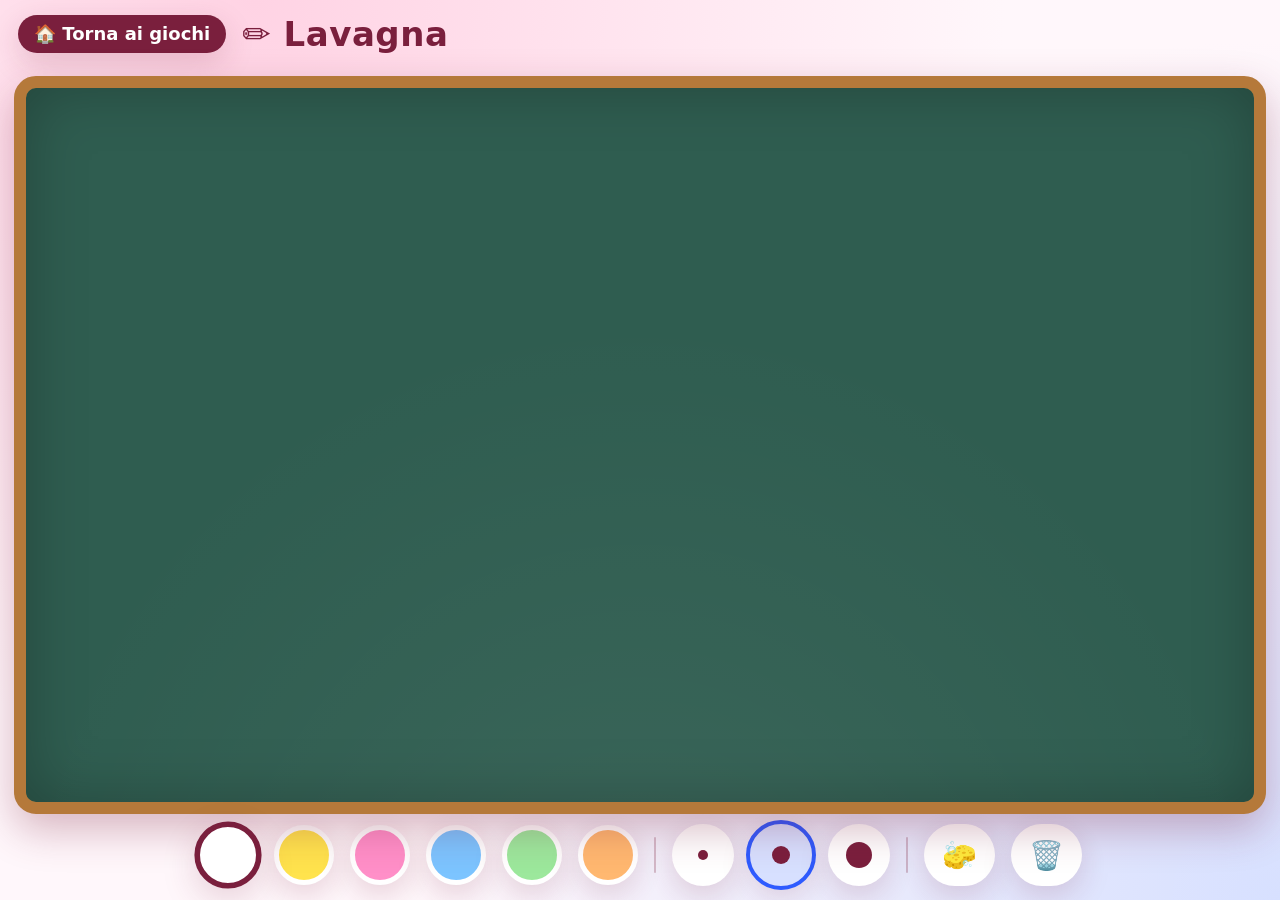
<file: big-ben-giochi/lavagna/index.html>
<!DOCTYPE html>
<html lang="it">
<head>
  <meta charset="utf-8">
  <meta name="viewport"
        content="width=device-width, initial-scale=1, maximum-scale=1, user-scalable=no, viewport-fit=cover">
  <meta name="theme-color" content="#2F5D50">
  <title>Lavagna</title>
  <link rel="stylesheet" href="../assets/shared.css">
  <style>
    .bb-stage{ padding:8px 14px 14px; flex-direction:column; gap:10px; }

    /* La lavagna vera e propria, con cornice in legno */
    .board{
      position:relative; flex:1 1 auto; width:100%; min-height:0;
      border-radius:22px;
      background:#2F5D50;            /* verde lavagna */
      border:12px solid #B5793A;     /* cornice legno */
      box-shadow:var(--bb-shadow-strong), inset 0 0 60px rgba(0,0,0,.25);
      overflow:hidden; touch-action:none;
    }
    .board canvas{ display:block; width:100%; height:100%; }
    /* Velo di "polvere di gesso" sugli angoli, solo estetico */
    .board::after{ content:""; position:absolute; top:0; right:0; bottom:0; left:0; inset:0; pointer-events:none;
      background:radial-gradient(circle at 50% 120%, rgba(255,255,255,.06), transparent 60%); }

    /* Barra strumenti */
    .tools{
      flex:0 0 auto; display:flex; align-items:center; justify-content:center;
      gap:1.8vmin; gap:clamp(8px,1.8vmin,16px); flex-wrap:wrap;
    }
    .chalk{
      width:8vmin; width:clamp(46px,8vmin,60px); height:8vmin; height:clamp(46px,8vmin,60px);
      border-radius:50%; box-shadow:var(--bb-shadow);
      border:5px solid #fff; transition:transform .12s var(--bb-ease-elastic);
    }
    .chalk:active{ transform:scale(.9); }
    .chalk.sel{ transform:scale(1.12); border-color:var(--bb-burgundy); }

    /* Pulsanti tondi per dimensione/gomma/pulisci */
    .tool{
      min-width:9vmin; min-width:clamp(48px,9vmin,62px); height:9vmin; height:clamp(48px,9vmin,62px);
      border-radius:999px; background:#fff; box-shadow:var(--bb-shadow);
      display:inline-flex; align-items:center; justify-content:center;
      font-size:4.4vmin; font-size:clamp(20px,4.4vmin,28px); color:var(--bb-burgundy); font-weight:900;
      padding:0 clamp(10px,2vmin,18px); transition:transform .12s var(--bb-ease-elastic);
    }
    .tool:active{ transform:scale(.92); }
    .tool.sel{ background:var(--bb-blue-soft); outline:4px solid var(--bb-blue); }

    /* I tre "pallini" di dimensione tratto */
    .dot{ background:var(--bb-burgundy); border-radius:50%; }
    .dot--s{ width:10px; height:10px; }
    .dot--m{ width:18px; height:18px; }
    .dot--l{ width:26px; height:26px; }

    .sep{ width:2px; height:36px; background:rgba(122,31,61,.25); border-radius:2px; }
  </style>
</head>
<body>
  <div class="bb-screen">
    <div class="bb-stage">
      <div class="board" id="board">
        <canvas id="canvas"></canvas>
      </div>

      <div class="tools" id="tools">
        <!-- gessetti colorati -->
        <button class="chalk sel" data-color="#FFFFFF" style="background:#FFFFFF"></button>
        <button class="chalk" data-color="#FFE34D" style="background:#FFE34D"></button>
        <button class="chalk" data-color="#FF8FC8" style="background:#FF8FC8"></button>
        <button class="chalk" data-color="#7CC4FF" style="background:#7CC4FF"></button>
        <button class="chalk" data-color="#9CE89C" style="background:#9CE89C"></button>
        <button class="chalk" data-color="#FFB870" style="background:#FFB870"></button>

        <span class="sep"></span>

        <!-- dimensione tratto -->
        <button class="tool" data-size="8"  aria-label="sottile"><span class="dot dot--s"></span></button>
        <button class="tool sel" data-size="16" aria-label="medio"><span class="dot dot--m"></span></button>
        <button class="tool" data-size="28" aria-label="grosso"><span class="dot dot--l"></span></button>

        <span class="sep"></span>

        <!-- gomma e pulisci -->
        <button class="tool" id="gomma" aria-label="gomma">🧽</button>
        <button class="tool" id="pulisci" aria-label="pulisci tutto">🗑️</button>
      </div>
    </div>
  </div>

  <script src="../assets/shared.js"></script>
  <script>
    BB.lockScroll();
    BB.header("✏️ Lavagna");
    BB.idle(120000, BB.home);   // ritorno dopo 2 min di inattività (disegno libero)

    var board = document.getElementById("board");
    var canvas = document.getElementById("canvas");
    var ctx = canvas.getContext("2d");

    var COLORE = "#FFFFFF";
    var SPESSORE = 16;
    var gomma = false;
    var BOARD_BG = "#2F5D50";

    // Adatta il canvas alla dimensione reale (con devicePixelRatio), preservando il disegno
    function fitCanvas(){
      var dpr = window.devicePixelRatio || 1;
      var w = board.clientWidth, h = board.clientHeight;
      if (w === 0 || h === 0) return;
      // salva il disegno corrente
      var prev = null;
      if (canvas.width > 0 && canvas.height > 0){
        prev = document.createElement("canvas");
        prev.width = canvas.width; prev.height = canvas.height;
        prev.getContext("2d").drawImage(canvas, 0, 0);
      }
      canvas.width = Math.round(w * dpr);
      canvas.height = Math.round(h * dpr);
      ctx.setTransform(dpr, 0, 0, dpr, 0, 0);
      ctx.lineCap = "round"; ctx.lineJoin = "round";
      if (prev) ctx.drawImage(prev, 0, 0, w, h);
    }

    // Coordinate in pixel CSS relative al board
    function pos(e){
      var r = canvas.getBoundingClientRect();
      return { x: e.clientX - r.left, y: e.clientY - r.top };
    }

    // Più dita contemporaneamente: ogni pointerId ha la sua ultima posizione
    var attivi = {};

    function disegnaPunto(p){
      ctx.beginPath();
      ctx.fillStyle = gomma ? BOARD_BG : COLORE;
      ctx.arc(p.x, p.y, (gomma ? SPESSORE*1.6 : SPESSORE)/2, 0, Math.PI*2);
      ctx.fill();
    }
    function disegnaLinea(a, b){
      ctx.beginPath();
      ctx.strokeStyle = gomma ? BOARD_BG : COLORE;
      ctx.lineWidth = gomma ? SPESSORE*1.6 : SPESSORE;
      ctx.moveTo(a.x, a.y); ctx.lineTo(b.x, b.y); ctx.stroke();
    }

    canvas.addEventListener("pointerdown", function(e){
      e.preventDefault();
      var p = pos(e); attivi[e.pointerId] = p;
      disegnaPunto(p);
      if (canvas.setPointerCapture) { try { canvas.setPointerCapture(e.pointerId); } catch(_){} }
    });
    canvas.addEventListener("pointermove", function(e){
      var last = attivi[e.pointerId]; if (!last) return;
      e.preventDefault();
      var p = pos(e); disegnaLinea(last, p); attivi[e.pointerId] = p;
    }, { passive:false });
    function finePuntatore(e){ delete attivi[e.pointerId]; }
    canvas.addEventListener("pointerup", finePuntatore);
    canvas.addEventListener("pointercancel", finePuntatore);
    canvas.addEventListener("pointerleave", finePuntatore);

    // --- Strumenti ---
    function selColore(btn){
      Array.prototype.forEach.call(document.querySelectorAll(".chalk"), function(c){ c.classList.remove("sel"); });
      btn.classList.add("sel");
      COLORE = btn.dataset.color; gomma = false;
      document.getElementById("gomma").classList.remove("sel");
    }
    Array.prototype.forEach.call(document.querySelectorAll(".chalk"), function(c){
      c.addEventListener("click", function(){ selColore(c); BB.sound("pop"); });
    });

    function selSize(btn){
      Array.prototype.forEach.call(document.querySelectorAll(".tool[data-size]"), function(t){ t.classList.remove("sel"); });
      btn.classList.add("sel"); SPESSORE = parseInt(btn.dataset.size, 10);
    }
    Array.prototype.forEach.call(document.querySelectorAll(".tool[data-size]"), function(t){
      t.addEventListener("click", function(){ selSize(t); });
    });

    document.getElementById("gomma").addEventListener("click", function(){
      gomma = !gomma;
      this.classList.toggle("sel", gomma);
      BB.sound("pop");
    });

    document.getElementById("pulisci").addEventListener("click", function(){
      ctx.clearRect(0, 0, canvas.width, canvas.height);
      BB.sound("match");
    });

    // Adatta al primo avvio e ai cambi di orientamento/resize
    window.addEventListener("resize", fitCanvas);
    window.addEventListener("orientationchange", function(){ setTimeout(fitCanvas, 200); });
    fitCanvas();
  </script>
</body>
</html>
</file>
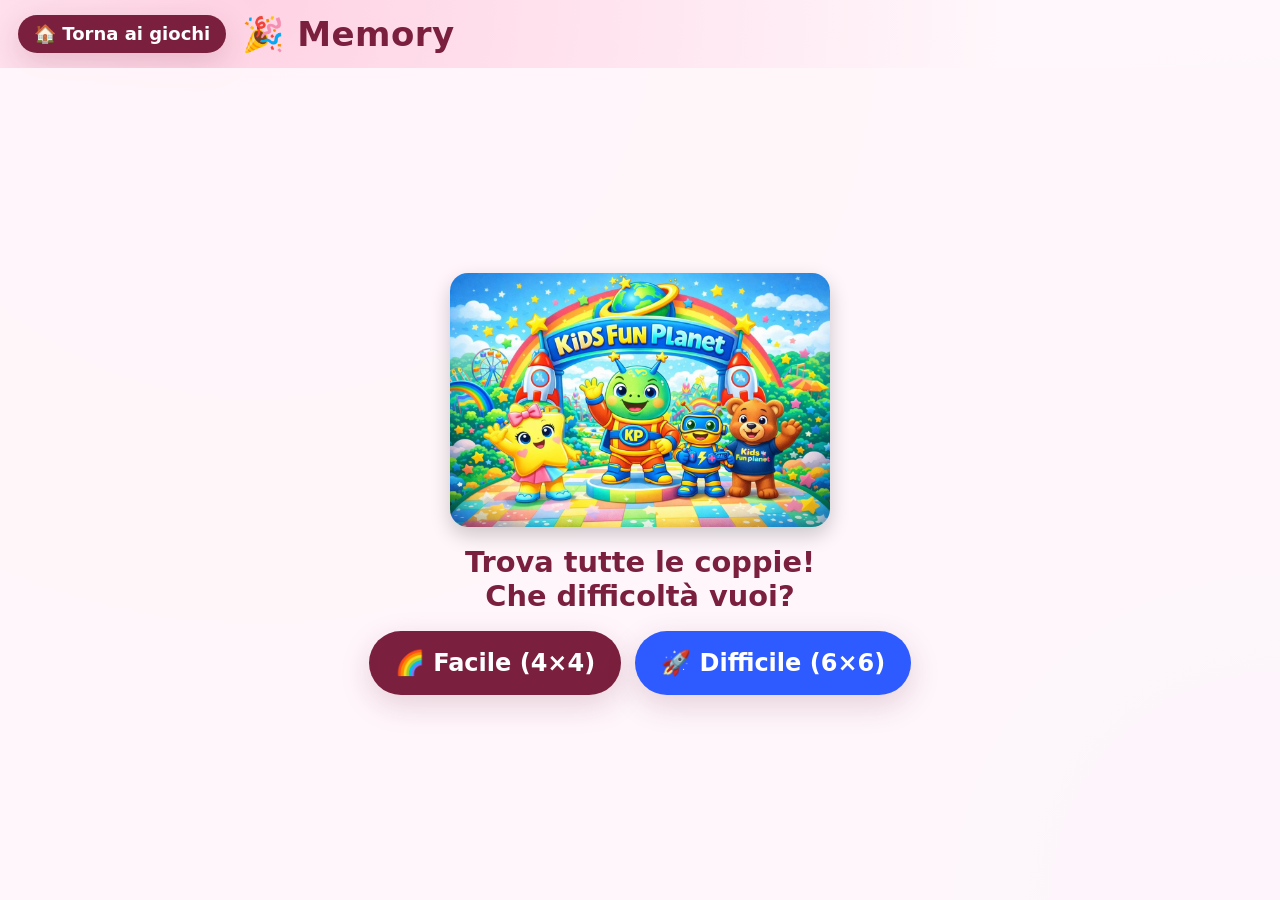
<file: big-ben-giochi/memory/index.html>
<!DOCTYPE html>
<html lang="it">
<head>
  <meta charset="utf-8">
  <meta name="viewport"
        content="width=device-width, initial-scale=1, maximum-scale=1, user-scalable=no, viewport-fit=cover">
  <meta name="theme-color" content="#7A1F3D">
  <title>Memory</title>
  <link rel="stylesheet" href="../assets/shared.css">
  <style>
    /* --- Info nell'header (mosse / tempo / coppie) --- */
    .mem-stats{ display:flex; align-items:center; gap:14px; }
    .mem-stat{ display:inline-flex; align-items:center; gap:6px; white-space:nowrap; }
    .mem-stat b{ color:var(--bb-burgundy); }

    /* --- Board --- */
    .board{
      position:relative;
      width:80vmin; width:min(80vmin, 560px);
      height:80vmin; height:min(80vmin, 560px);
      display:grid;
      grid-template-columns:repeat(4,1fr);
      grid-template-rows:repeat(4,1fr);
      gap:1.6vmin;
    }
    .board.large{
      grid-template-columns:repeat(6,1fr);
      grid-template-rows:repeat(6,1fr);
      gap:1.1vmin;
    }

    .card{ position:relative; perspective:700px; cursor:pointer; }
    .card-inner{
      width:100%; height:100%;
      position:relative;
      transition:transform .45s cubic-bezier(.4,.2,.2,1);
      transform-style:preserve-3d;
    }
    .card.flipped .card-inner,
    .card.matched .card-inner{ transform:rotateY(180deg); }

    .card-face{
      position:absolute;
      top:0; right:0; bottom:0; left:0;
      display:flex; align-items:center; justify-content:center;
      border-radius:14px;
      -webkit-backface-visibility:hidden; backface-visibility:hidden;
      overflow:hidden;
    }
    .card-front{
      background:linear-gradient(135deg, var(--bb-pink), var(--bb-blue));
      color:#fff;
      box-shadow:inset 0 0 0 3px rgba(255,255,255,.4);
      font-size:6vmin; font-size:min(6vmin,34px);
    }
    .card-front::after{ content:'?'; font-weight:900; text-shadow:0 2px 4px rgba(0,0,0,.25); }
    .card-back{
      background:#fff;
      border:3px solid var(--bb-blue-soft);
      transform:rotateY(180deg);
      font-size:8vmin; font-size:min(8vmin,46px);
    }
    .card-back img{ width:100%; height:100%; object-fit:cover; }
    .card.matched .card-back{ border-color:#4caf50; background:#eafff0; }
    .card.mismatch .card-inner{ animation:mem-shake .4s; }
    @keyframes mem-shake{
      0%,100%{ transform:rotateY(180deg) translateX(0); }
      25%{ transform:rotateY(180deg) translateX(-6px); }
      75%{ transform:rotateY(180deg) translateX(6px); }
    }

    /* --- Schermata di start (come gli altri giochi) --- */
    .start{
      position:absolute; top:0; right:0; bottom:0; left:0; inset:0; z-index:30;
      display:flex; flex-direction:column;
      align-items:center; justify-content:center; gap:18px;
      background:rgba(255,247,251,.94);
      text-align:center;
    }
    .start__img{
      width:52vmin; width:clamp(220px,52vmin,380px); height:auto;
      border-radius:18px;
      box-shadow:0 8px 20px rgba(0,0,0,.2);
    }
    .start__txt{ font-size:3.2vmin; font-size:clamp(18px,3.2vmin,30px);
      font-weight:900; color:var(--bb-burgundy); }
    .liv-row{ display:flex; gap:14px; flex-wrap:wrap; justify-content:center; }
  </style>
</head>
<body>
  <div class="bb-screen">
    <!-- header iniettato da JS -->
    <div class="bb-stage">
      <div class="board" id="board"></div>
      <div class="start" id="start">
        <img class="start__img" src="assets/mascots/banner.jpg" alt="Kids Fun Planet">
        <div class="start__txt">Trova tutte le coppie!<br>Che difficoltà vuoi?</div>
        <div class="liv-row">
          <button class="bb-btn bb-btn--burgundy liv-btn" data-pairs="8">🌈 Facile (4×4)</button>
          <button class="bb-btn bb-btn--blue liv-btn" data-pairs="18">🚀 Difficile (6×6)</button>
        </div>
      </div>
    </div>
  </div>

  <script src="../assets/shared.js"></script>
  <script src="script.js"></script>
</body>
</html>
</file>
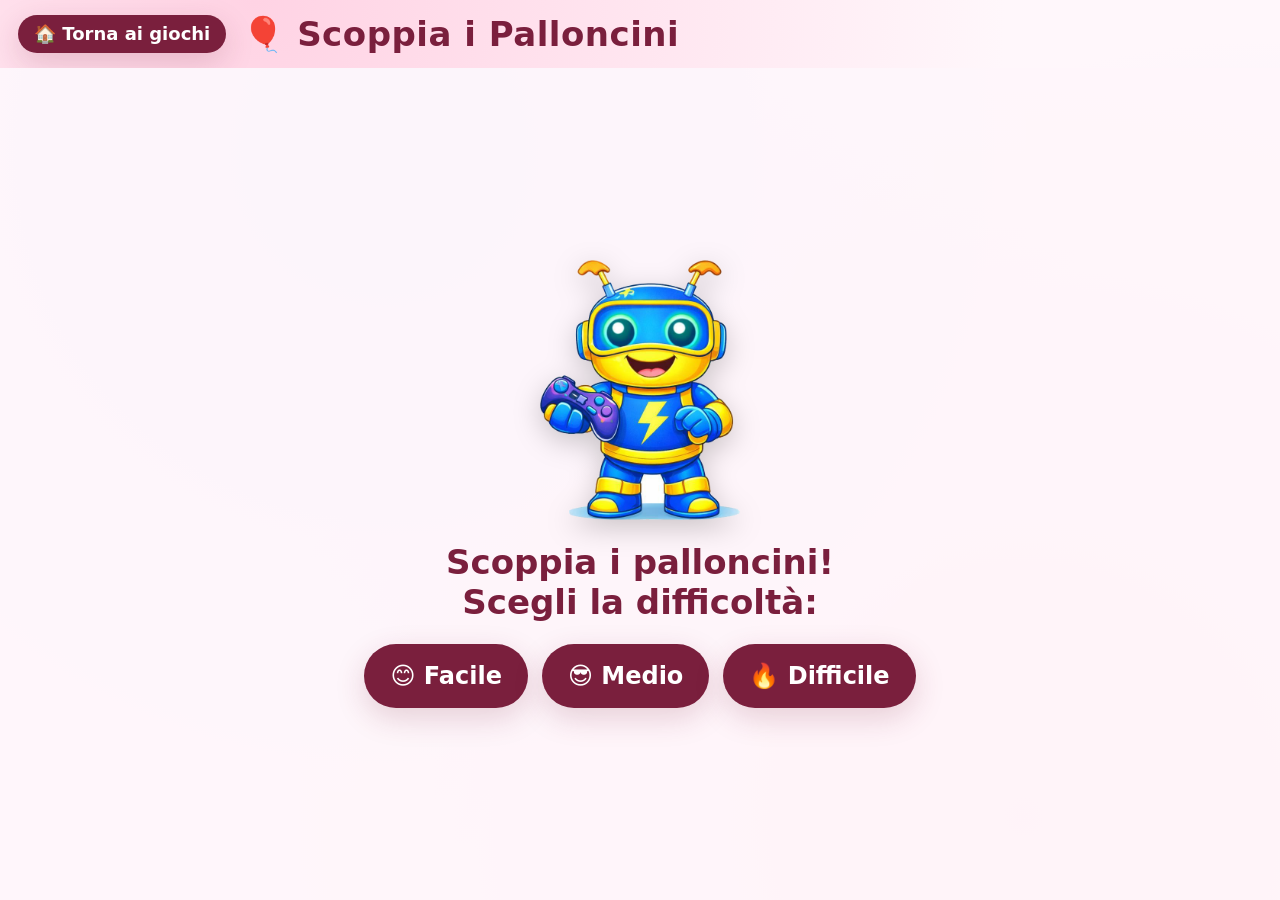
<file: big-ben-giochi/palloncini/index.html>
<!DOCTYPE html>
<html lang="it">
<head>
  <meta charset="utf-8">
  <meta name="viewport"
        content="width=device-width, initial-scale=1, maximum-scale=1, user-scalable=no, viewport-fit=cover">
  <meta name="theme-color" content="#7A1F3D">
  <title>Scoppia i Palloncini</title>
  <link rel="stylesheet" href="../assets/shared.css">
  <style>
    /* Cielo come sfondo del campo di gioco */
    .bb-stage{ padding:0; }
    .campo{
      position:absolute; top:0; right:0; bottom:0; left:0;
      overflow:hidden;
      background:
        radial-gradient(circle at 30% 10%, var(--bb-blue-soft), transparent 60%),
        radial-gradient(circle at 80% 90%, var(--bb-pink-soft), transparent 60%),
        var(--bb-paper);
    }
    /* Un palloncino: cerchio con filo, target tap grande */
    .palloncino{
      position:absolute;
      width:var(--size,96px);
      height:calc(var(--size,96px) * 1.18);
      display:block;              /* NON flex: su Chrome 66 l'altezza % di un flex-item collassa a 0 */
      padding:0; border:0; background:none;
      will-change:transform;
      touch-action:manipulation;
    }
    .palloncino__corpo{
      display:block;                    /* NON inline: altrimenti Chrome 66 ignora width/height */
      width:100%;
      height:var(--size,96px);          /* altezza diretta: su Chrome 66 height:% non risolve qui */
      border-radius:50% 50% 48% 48%;
      box-shadow:inset -8px -10px 0 rgba(0,0,0,.08), var(--bb-shadow);
      position:relative;
    }
    /* Riflesso lucido */
    .palloncino__corpo::before{
      content:"";
      position:absolute;
      top:14%; left:20%;
      width:26%; height:30%;
      border-radius:50%;
      background:rgba(255,255,255,.55);
    }
    /* Filo del palloncino */
    .palloncino__corpo::after{
      content:"";
      position:absolute;
      bottom:-14%; left:50%;
      width:2px; height:16%;
      background:rgba(42,22,34,.4);
      transform:translateX(-50%);
    }
    .palloncino.pop{ animation:bb-pop .18s ease reverse forwards; }

    /* Particelle dello scoppio */
    .particella{
      position:absolute;
      width:14px; height:14px;
      border-radius:50%;
      pointer-events:none;
      will-change:transform, opacity;
    }

    /* Schermata di start */
    .start{
      position:absolute; top:0; right:0; bottom:0; left:0; inset:0; z-index:30;
      display:flex; flex-direction:column;
      align-items:center; justify-content:center; gap:22px;
      background:rgba(255,247,251,.92);
      text-align:center;
    }
    .start__emoji{ font-size:18vmin; font-size:clamp(60px,18vmin,130px); }
    .start__img{ width:28vmin; width:clamp(120px,28vmin,200px); height:auto;
      filter:drop-shadow(0 8px 14px rgba(0,0,0,.2)); }
    .start__txt{ font-size:5vmin; font-size:clamp(20px,5vmin,34px); font-weight:900; color:var(--bb-burgundy); }
    .liv-row{ display:flex; gap:14px; flex-wrap:wrap; justify-content:center; }
  </style>
</head>
<body>
  <div class="bb-screen">
    <!-- header iniettato da JS -->
    <div class="bb-stage">
      <div class="campo" id="campo">
        <div class="start" id="start">
          <img class="start__img" src="../assets/mascotte/bolt.png" alt="">
          <div class="start__txt">Scoppia i palloncini!<br>Scegli la difficoltà:</div>
          <div class="liv-row">
            <button class="bb-btn bb-btn--burgundy liv-btn" data-liv="facile">😊 Facile</button>
            <button class="bb-btn bb-btn--burgundy liv-btn" data-liv="medio">😎 Medio</button>
            <button class="bb-btn bb-btn--burgundy liv-btn" data-liv="difficile">🔥 Difficile</button>
          </div>
        </div>
      </div>
    </div>
  </div>

  <script src="../assets/shared.js"></script>
  <script>
    BB.lockScroll();
    var info = BB.header("🎈 Scoppia i Palloncini");
    BB.idle(60000, BB.home);

    var campo = document.getElementById("campo");
    var startScreen = document.getElementById("start");

    // Palette palloncini (famiglia Big Ben + accenti allegri)
    var COLORI = ["#E8488B", "#2E5BFF", "#7A1F3D", "#FFB020", "#34C759", "#FF6B6B"];
    var DURATA = 60;             // secondi di partita

    // Difficoltà scelta dal bambino a inizio partita (pulsanti nella schermata start).
    // vy = velocità di salita; spawnBase/spawnMin = intervallo tra i palloncini.
    var TAB = {
      facile:    { vyMin: 55, vyMax: 90,  vyScore: 0.8, spawnBase: 1100, spawnMin: 520 },
      medio:     { vyMin: 70, vyMax: 120, vyScore: 1.2, spawnBase: 900,  spawnMin: 380 },
      difficile: { vyMin: 95, vyMax: 150, vyScore: 1.7, spawnBase: 720,  spawnMin: 300 }
    };
    var DIFF = TAB.facile;

    var punteggio = 0;
    var tempo = DURATA;
    var inCorso = false;
    var palloncini = [];          // {el, x, y, vy, size, drift, phase}
    var ultimoSpawn = 0;
    var spawnOgni = 900;          // ms tra una nascita e l'altra (cala col tempo)
    var rafId = null;
    var tickTimer = null;
    var lastTs = 0;

    function aggiornaInfo() {
      info.innerHTML = "⭐ " + punteggio + " &nbsp; ⏱ " + tempo + "s";
    }

    // Crea un palloncino in basso e lo registra nel game loop
    function spawn() {
      var size = BB.rand(78, 130);
      var el = document.createElement("button");
      el.className = "palloncino";
      el.style.setProperty("--size", size + "px");
      var colore = COLORI[BB.rand(0, COLORI.length - 1)];
      el.innerHTML = '<span class="palloncino__corpo" style="background:' + colore + '"></span>';

      var W = campo.clientWidth;
      var H = campo.clientHeight;
      var p = {
        el: el,
        size: size,
        x: BB.rand(10, Math.max(10, W - size - 10)),
        y: H + 20,
        // velocità di salita in px/sec (cresce col punteggio e con la difficoltà)
        vy: BB.rand(DIFF.vyMin, DIFF.vyMax) + punteggio * DIFF.vyScore,
        drift: (Math.random() - 0.5) * 30,   // oscillazione orizzontale
        phase: Math.random() * Math.PI * 2,
        colore: colore,
        popped: false
      };
      el.style.transform = "translate(" + p.x + "px," + p.y + "px)";

      // Tap → scoppia
      el.addEventListener("click", function () { scoppia(p); });
      campo.appendChild(el);
      palloncini.push(p);
    }

    // Genera le particelle colorate dello scoppio
    function particelle(cx, cy, colore) {
      for (var i = 0; i < 10; i++) {
        var part = document.createElement("span");
        part.className = "particella";
        part.style.background = colore;
        part.style.left = cx + "px";
        part.style.top = cy + "px";
        campo.appendChild(part);

        var ang = Math.random() * Math.PI * 2;
        var dist = BB.rand(40, 110);
        var dx = Math.cos(ang) * dist;
        var dy = Math.sin(ang) * dist;
        // Anima con Web Animations API (no librerie)
        part.animate([
          { transform: "translate(0,0) scale(1)", opacity: 1 },
          { transform: "translate(" + dx + "px," + dy + "px) scale(0)", opacity: 0 }
        ], { duration: 500, easing: "cubic-bezier(.2,.7,.3,1)" });
        setTimeout((function (n) { return function () { n.remove(); }; })(part), 520);
      }
    }

    function scoppia(p) {
      if (!inCorso || p.popped) return;
      p.popped = true;
      punteggio++;
      aggiornaInfo();
      BB.sound("pop");

      // Centro del palloncino per le particelle
      var cx = p.x + p.size / 2;
      var cy = p.y + p.size / 2;
      particelle(cx, cy, p.colore);

      p.el.classList.add("pop");
      removePalloncino(p);
    }

    function removePalloncino(p) {
      var idx = palloncini.indexOf(p);
      if (idx >= 0) palloncini.splice(idx, 1);
      // piccolo ritardo per far vedere l'animazione pop
      setTimeout(function () { if (p.el.parentNode) p.el.remove(); }, 180);
    }

    // Game loop
    function loop(ts) {
      if (!inCorso) return;
      if (!lastTs) lastTs = ts;
      var dt = (ts - lastTs) / 1000;   // delta in secondi
      lastTs = ts;

      // Spawn periodico (più veloce col passare del tempo)
      ultimoSpawn += (ts - (loop._prev || ts));
      loop._prev = ts;
      spawnOgni = Math.max(DIFF.spawnMin, DIFF.spawnBase - (DURATA - tempo) * 8);
      if (ultimoSpawn > spawnOgni) {
        ultimoSpawn = 0;
        spawn();
      }

      // Aggiorna posizioni
      var H = campo.clientHeight;
      for (var i = palloncini.length - 1; i >= 0; i--) {
        var p = palloncini[i];
        if (p.popped) continue;
        p.y -= p.vy * dt;
        p.phase += dt * 2;
        var ox = Math.sin(p.phase) * (p.drift * 0.1);
        p.el.style.transform = "translate(" + (p.x + ox) + "px," + p.y + "px)";
        // Uscito in cima senza essere scoppiato → rimuovi (nessuna penalità)
        if (p.y < -p.size * 1.4) {
          if (p.el.parentNode) p.el.remove();
          palloncini.splice(i, 1);
        }
      }

      rafId = requestAnimationFrame(loop);
    }

    function mostraStart() { startScreen.classList.remove("bb-hidden"); }

    function avvia(liv) {
      if (TAB[liv]) DIFF = TAB[liv];   // difficoltà scelta dal bambino
      startScreen.classList.add("bb-hidden");
      // Pulisci eventuali palloncini residui
      palloncini.forEach(function (p) { if (p.el.parentNode) p.el.remove(); });
      palloncini = [];
      punteggio = 0;
      tempo = DURATA;
      inCorso = true;
      ultimoSpawn = 9999;       // primo spawn immediato
      lastTs = 0;
      loop._prev = 0;
      aggiornaInfo();

      rafId = requestAnimationFrame(loop);
      tickTimer = setInterval(function () {
        tempo--;
        aggiornaInfo();
        if (tempo <= 0) fine();
      }, 1000);
    }

    function fine() {
      inCorso = false;
      cancelAnimationFrame(rafId);
      clearInterval(tickTimer);
      // Fai sparire i palloncini rimasti
      palloncini.forEach(function (p) { if (p.el.parentNode) p.el.remove(); });
      palloncini = [];

      var record = BB.score("palloncini", punteggio);
      var nuovoRecord = punteggio > 0 && punteggio >= record;
      BB.win({
        mascotte: nuovoRecord ? null : "../assets/mascotte/bolt.png",
        emoji: nuovoRecord ? "🏆" : null,
        titolo: nuovoRecord ? "Nuovo record!" : "Tempo scaduto!",
        punteggio: punteggio + " palloncini",
        record: record,
        rigioca: mostraStart        // torna alla scelta della difficoltà
      });
    }

    // Pulsanti difficoltà: ognuno avvia la partita al suo livello
    Array.prototype.forEach.call(document.querySelectorAll(".liv-btn"), function (b) {
      b.addEventListener("click", function () { avvia(b.dataset.liv); });
    });
  </script>
</body>
</html>
</file>
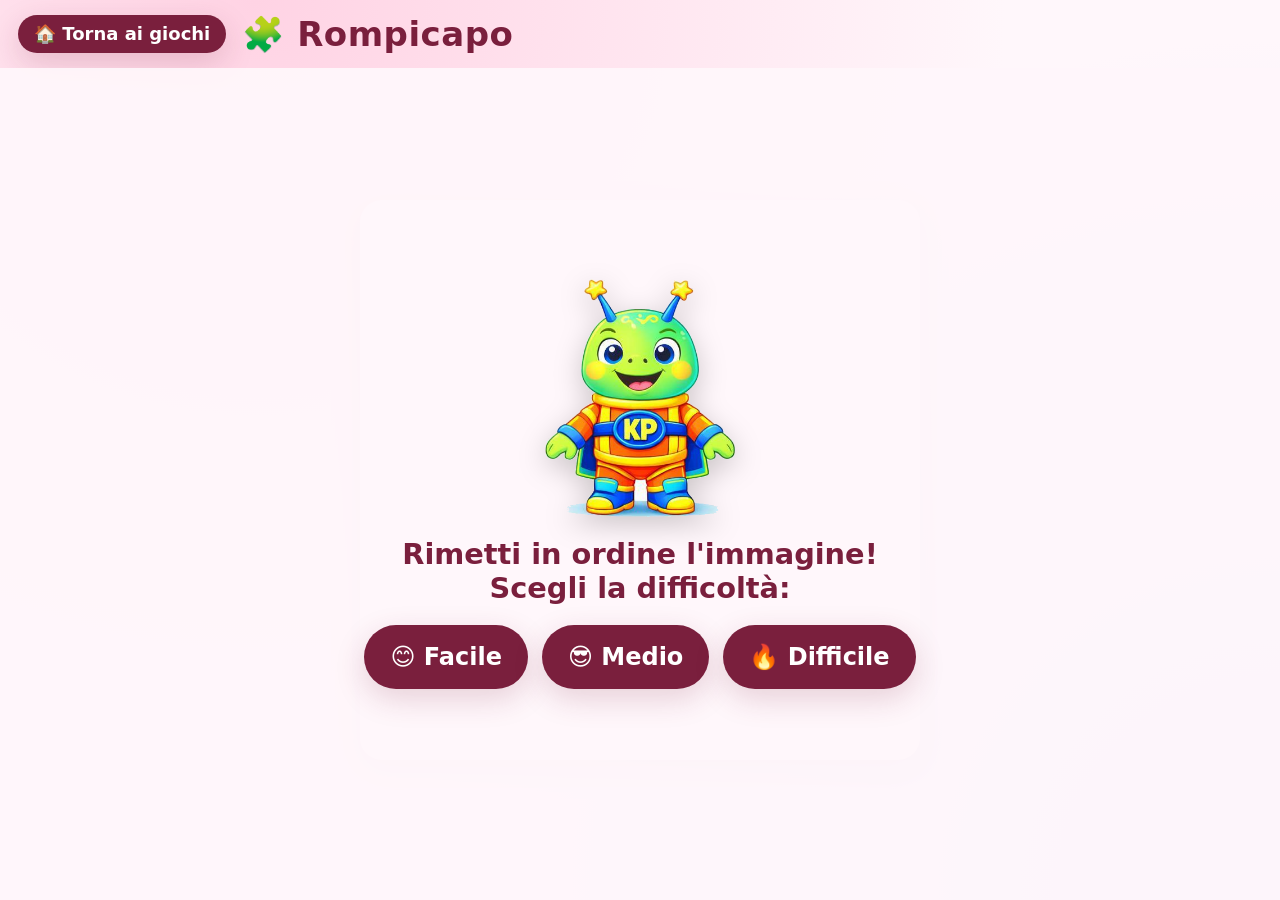
<file: big-ben-giochi/puzzle/index.html>
<!DOCTYPE html>
<html lang="it">
<head>
  <meta charset="utf-8">
  <meta name="viewport"
        content="width=device-width, initial-scale=1, maximum-scale=1, user-scalable=no, viewport-fit=cover">
  <meta name="theme-color" content="#7A1F3D">
  <title>Rompicapo scorrevole</title>
  <link rel="stylesheet" href="../assets/shared.css">
  <style>
    .board{
      position:relative;
      width:82vmin; width:min(82vmin, 560px);
      height:82vmin; height:min(82vmin, 560px);
      display:grid;
      gap:1.4vmin;
      padding:1.4vmin;
      background:#fff;
      border-radius:22px;
      box-shadow:var(--bb-shadow);
    }
    /* Una tessera: porzione dell'immagine + numero guida */
    .tile{
      position:relative;
      display:block;
      border:0; padding:0; margin:0;
      border-radius:12px;
      background-repeat:no-repeat;
      box-shadow:0 3px 8px rgba(0,0,0,.18);
      cursor:pointer;
      overflow:hidden;
      transition:transform .08s ease;
    }
    .tile:active{ transform:scale(.97); }
    .tile__num{
      position:absolute; left:6px; top:5px;
      min-width:22px; height:22px; padding:0 6px;
      border-radius:12px;
      background:rgba(122,31,61,.82); color:#fff;
      font-size:14px; font-weight:800; line-height:22px; text-align:center;
    }
    .tile--empty{ visibility:hidden; box-shadow:none; }

    /* Schermata di start */
    .start{
      position:absolute; top:0; right:0; bottom:0; left:0; inset:0; z-index:30;
      display:flex; flex-direction:column;
      align-items:center; justify-content:center; gap:20px;
      background:rgba(255,247,251,.94);
      text-align:center;
    }
    .start__img{ width:26vmin; width:clamp(120px,26vmin,190px); height:auto;
      filter:drop-shadow(0 8px 14px rgba(0,0,0,.2)); }
    .start__txt{ font-size:3.2vmin; font-size:clamp(18px,3.2vmin,30px); font-weight:900; color:var(--bb-burgundy); }
    .liv-row{ display:flex; gap:14px; flex-wrap:wrap; justify-content:center; }
  </style>
</head>
<body>
  <div class="bb-screen">
    <!-- header iniettato da JS -->
    <div class="bb-stage">
      <div class="board" id="board"></div>
      <div class="start" id="start">
        <img class="start__img" src="../assets/mascotte/kip.png" alt="">
        <div class="start__txt">Rimetti in ordine l'immagine!<br>Scegli la difficoltà:</div>
        <div class="liv-row">
          <button class="bb-btn bb-btn--burgundy liv-btn" data-liv="facile">😊 Facile</button>
          <button class="bb-btn bb-btn--burgundy liv-btn" data-liv="medio">😎 Medio</button>
          <button class="bb-btn bb-btn--burgundy liv-btn" data-liv="difficile">🔥 Difficile</button>
        </div>
      </div>
    </div>
  </div>

  <script src="../assets/shared.js"></script>
  <script>
    BB.lockScroll();
    var info = BB.header("🧩 Rompicapo");
    BB.idle(60000, BB.home);

    var board = document.getElementById("board");
    var startScreen = document.getElementById("start");

    // Difficoltà: dimensione griglia + immagine da ricomporre.
    var TAB = {
      facile:    { n: 3, img: "../assets/mascotte/bobo.png" },
      medio:     { n: 4, img: "../assets/mascotte/kip.png" },
      difficile: { n: 5, img: "../assets/mascotte/bolt.png" }
    };

    var N = 3;
    var IMG = "";
    var cells = [];      // cells[posizione] = valore tessera (0..N*N-1); N*N-1 = vuoto
    var EMPTY = 0;       // valore che rappresenta la casella vuota
    var mosse = 0;
    var inCorso = false;

    function aggiornaInfo(){ info.textContent = "👣 " + mosse; }

    // Coordinate riga/colonna da posizione
    function rc(pos){ return { r: Math.floor(pos / N), c: pos % N }; }

    // Costruisce la griglia risolta e poi la mescola con mosse valide (sempre risolvibile)
    function nuova(liv){
      var d = TAB[liv] || TAB.facile;
      N = d.n; IMG = d.img; EMPTY = N * N - 1;
      board.style.gridTemplateColumns = "repeat(" + N + ",1fr)";
      board.style.gridTemplateRows = "repeat(" + N + ",1fr)";
      // Stato risolto: cells[pos] = pos
      cells = [];
      for (var i = 0; i < N * N; i++) cells.push(i);
      mescola();
      mosse = 0; inCorso = true;
      aggiornaInfo();
      render();
      startScreen.classList.add("bb-hidden");
    }

    // Mescola facendo tante mosse casuali valide a partire dalla soluzione
    function mescola(){
      var vuoto = cells.indexOf(EMPTY);
      var passi = N * N * 30;
      var ultimo = -1;
      for (var k = 0; k < passi; k++){
        var vicini = adiacenti(vuoto).filter(function(p){ return p !== ultimo; });
        var scelto = vicini[BB.rand(0, vicini.length - 1)];
        cells[vuoto] = cells[scelto];
        cells[scelto] = EMPTY;
        ultimo = vuoto;
        vuoto = scelto;
      }
      // Evita di partire già risolto
      if (risolto()) mescola();
    }

    function adiacenti(pos){
      var p = rc(pos), out = [];
      if (p.r > 0) out.push(pos - N);
      if (p.r < N - 1) out.push(pos + N);
      if (p.c > 0) out.push(pos - 1);
      if (p.c < N - 1) out.push(pos + 1);
      return out;
    }

    function render(){
      board.innerHTML = "";
      for (var pos = 0; pos < N * N; pos++){
        var val = cells[pos];
        var t = document.createElement("button");
        t.className = "tile";
        if (val === EMPTY){
          t.className += " tile--empty";
        } else {
          // porzione dell'immagine corrispondente al valore della tessera
          var tr = Math.floor(val / N), tc = val % N;
          t.style.backgroundImage = "url(" + IMG + ")";
          t.style.backgroundSize = (N * 100) + "% " + (N * 100) + "%";
          t.style.backgroundPosition =
            (N > 1 ? (tc * 100 / (N - 1)) : 0) + "% " +
            (N > 1 ? (tr * 100 / (N - 1)) : 0) + "%";
          var num = document.createElement("span");
          num.className = "tile__num";
          num.textContent = (val + 1);
          t.appendChild(num);
          (function(posClick){
            t.addEventListener("click", function(){ muovi(posClick); });
          })(pos);
        }
        board.appendChild(t);
      }
    }

    function muovi(pos){
      if (!inCorso) return;
      var vuoto = cells.indexOf(EMPTY);
      if (adiacenti(pos).indexOf(vuoto) < 0) return;   // non adiacente al vuoto
      cells[vuoto] = cells[pos];
      cells[pos] = EMPTY;
      mosse++;
      BB.sound("pop");
      aggiornaInfo();
      render();
      if (risolto()) vittoria();
    }

    function risolto(){
      for (var i = 0; i < cells.length; i++) if (cells[i] !== i) return false;
      return true;
    }

    function vittoria(){
      inCorso = false;
      BB.win({
        mascotte: IMG,
        titolo: "Completato!",
        punteggio: mosse + " mosse",
        rigioca: function(){ startScreen.classList.remove("bb-hidden"); }
      });
    }

    // Pulsanti difficoltà
    Array.prototype.forEach.call(document.querySelectorAll(".liv-btn"), function(b){
      b.addEventListener("click", function(){ nuova(b.dataset.liv); });
    });
  </script>
</body>
</html>
</file>
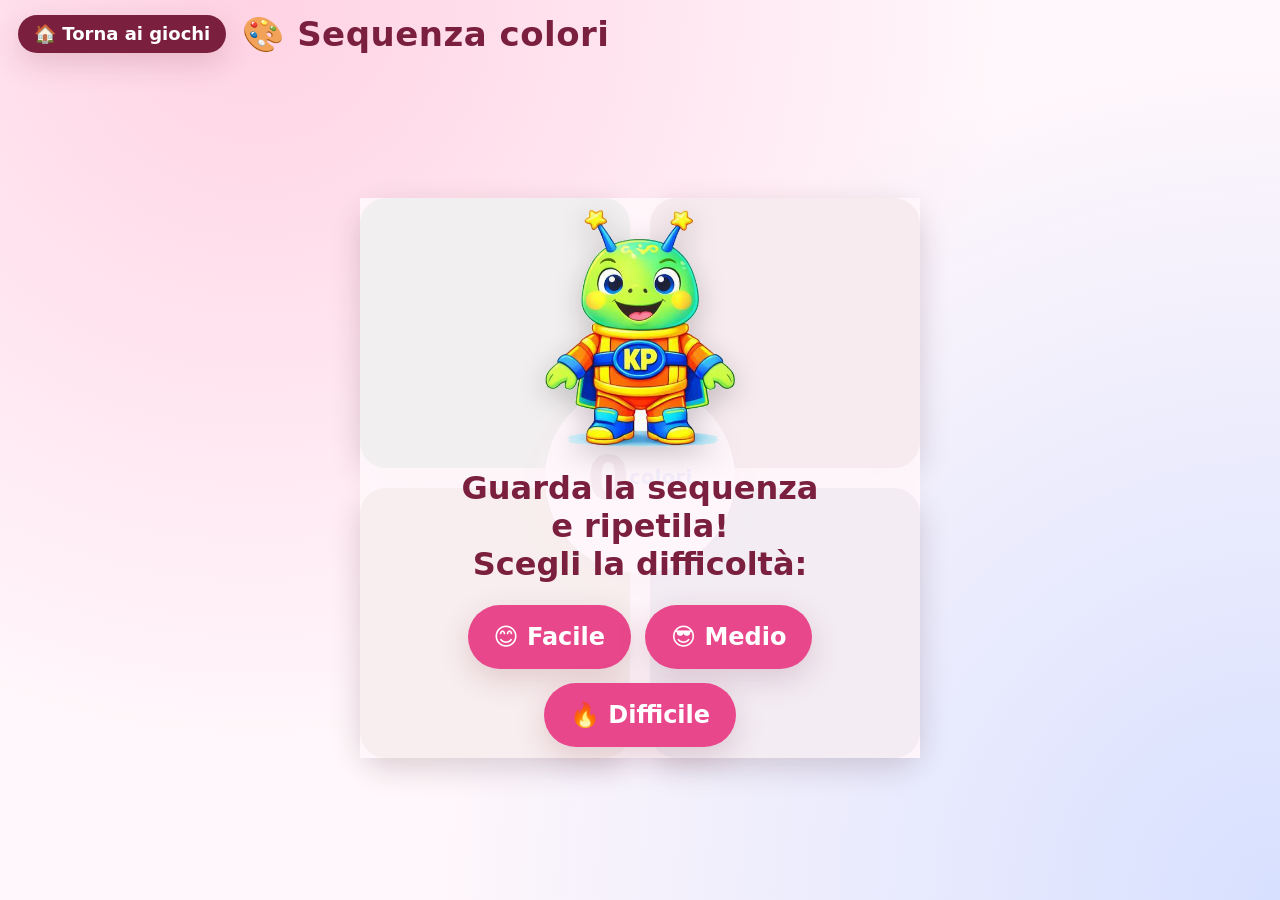
<file: big-ben-giochi/sequenza/index.html>
<!DOCTYPE html>
<html lang="it">
<head>
  <meta charset="utf-8">
  <meta name="viewport"
        content="width=device-width, initial-scale=1, maximum-scale=1, user-scalable=no, viewport-fit=cover">
  <meta name="theme-color" content="#4D8DFF">
  <title>Sequenza colori</title>
  <link rel="stylesheet" href="../assets/shared.css">
  <style>
    .bb-stage{ padding:10px 18px 22px; }
    /* Griglia 2x2 dei pulsanti colorati, sempre quadrata e centrata */
    .simon{
      position:relative;
      width:86vmin; width:min(86vmin, 560px);
      aspect-ratio:1/1;
      display:grid;
      grid-template-columns:1fr 1fr;
      grid-template-rows:1fr 1fr;
      gap:2.4vmin; gap:clamp(10px,2.4vmin,20px);
      touch-action:none;
    }
    .pad{
      border-radius:26px;
      box-shadow:var(--bb-shadow);
      /* Da spento è "smorzato": più scuro e desaturato */
      filter:brightness(.55) saturate(.8);
      transition:filter .12s ease, transform .12s var(--bb-ease-elastic);
      will-change:filter, transform;
    }
    .pad.on{ filter:brightness(1.25) saturate(1.2); transform:scale(.965); }
    .pad--verde { background:#3DDC84; }
    .pad--rosso { background:#FF5A5F; }
    .pad--giallo{ background:#FFC93C; }
    .pad--blu   { background:#4D8DFF; }

    /* Pastiglia centrale con il numero della sequenza */
    .centro{
      position:absolute; top:0; right:0; bottom:0; left:0; inset:0; margin:auto;
      width:34%; height:34%;
      display:flex; align-items:center; justify-content:center;
      background:var(--bb-paper);
      border-radius:50%;
      box-shadow:var(--bb-shadow-strong);
      font-size:9vmin; font-size:clamp(28px,9vmin,60px); font-weight:900; color:var(--bb-burgundy);
      pointer-events:none;
    }
    .centro small{ display:block; font-size:.32em; font-weight:800; color:var(--bb-blue); letter-spacing:.5px; }

    /* Schermata iniziale con mascotte + scelta difficoltà */
    .start{ position:absolute; top:0; right:0; bottom:0; left:0; inset:0; z-index:30; display:flex; flex-direction:column;
      align-items:center; justify-content:center; gap:22px;
      background:rgba(255,247,251,.94); text-align:center; padding:18px; }
    .start__img{ width:26vmin; width:clamp(120px,26vmin,190px); height:auto;
      filter:drop-shadow(0 8px 14px rgba(0,0,0,.2)); }
    .start__txt{ font-size:5vmin; font-size:clamp(20px,5vmin,32px); font-weight:900; color:var(--bb-burgundy); }
    .liv-row{ display:flex; gap:14px; flex-wrap:wrap; justify-content:center; }

    /* "Guarda" / "Tocca tu!" stato in alto */
    .stato{ font-weight:900; }
    .stato--guarda{ color:var(--bb-pink); }
    .stato--tocca { color:#3DAA5E; }
    @supports not (aspect-ratio: 1 / 1){ .simon{ height:86vmin; } }
  </style>
</head>
<body>
  <div class="bb-screen">
    <div class="bb-stage">
      <div class="simon" id="simon">
        <button class="pad pad--verde"  data-pad="0" aria-label="verde"></button>
        <button class="pad pad--rosso"  data-pad="1" aria-label="rosso"></button>
        <button class="pad pad--giallo" data-pad="2" aria-label="giallo"></button>
        <button class="pad pad--blu"    data-pad="3" aria-label="blu"></button>
        <div class="centro" id="centro">0</div>

        <div class="start" id="start">
          <img class="start__img" src="../assets/mascotte/kip.png" alt="">
          <div class="start__txt">Guarda la sequenza<br>e ripetila!<br>Scegli la difficoltà:</div>
          <div class="liv-row">
            <button class="bb-btn liv-btn" data-liv="facile">😊 Facile</button>
            <button class="bb-btn liv-btn" data-liv="medio">😎 Medio</button>
            <button class="bb-btn liv-btn" data-liv="difficile">🔥 Difficile</button>
          </div>
        </div>
      </div>
    </div>
  </div>

  <script src="../assets/shared.js"></script>
  <script>
    BB.lockScroll();
    var info = BB.header("🎨 Sequenza colori");
    BB.idle(60000, BB.home);

    var simon = document.getElementById("simon");
    var centro = document.getElementById("centro");
    var startScreen = document.getElementById("start");

    // Un pad = colore + frequenza (nota) distinta
    var PADS = [
      { el: simon.querySelector('[data-pad="0"]'), freq: 330 }, // verde  - E4
      { el: simon.querySelector('[data-pad="1"]'), freq: 392 }, // rosso  - G4
      { el: simon.querySelector('[data-pad="2"]'), freq: 494 }, // giallo - B4
      { el: simon.querySelector('[data-pad="3"]'), freq: 587 }  // blu    - D5
    ];

    // Difficoltà scelta dal bambino: cambia la velocità della sequenza
    var TAB = {
      facile:    { flash: 620, gap: 300 },
      medio:     { flash: 440, gap: 190 },
      difficile: { flash: 300, gap: 110 }
    };
    var DIFF = TAB.facile;

    var sequenza = [], passo = 0, accetta = false, livello = 0;

    // ---- audio: tono breve per il pad (oltre ai suoni di BB) ----
    var actx = null;
    function ctx(){ if(actx) return actx; var AC=window.AudioContext||window.webkitAudioContext;
      if(!AC) return null; try{ actx=new AC(); }catch(e){ actx=null; } return actx; }
    function tono(freq, dur){
      var c=ctx(); if(!c) return; if(c.state==="suspended"&&c.resume) c.resume();
      var t=c.currentTime, osc=c.createOscillator(), g=c.createGain();
      osc.type="sine"; osc.frequency.setValueAtTime(freq,t);
      g.gain.setValueAtTime(0.0001,t);
      g.gain.exponentialRampToValueAtTime(0.2,t+0.01);
      g.gain.exponentialRampToValueAtTime(0.0001,t+dur);
      osc.connect(g).connect(c.destination); osc.start(t); osc.stop(t+dur+0.02);
    }

    function aggiornaInfo(){
      info.innerHTML = '<span class="stato '+(accetta?"stato--tocca":"stato--guarda")+'">'+
        (accetta ? "👉 Tocca tu!" : "👀 Guarda…") + '</span>';
    }
    function aggiornaCentro(){ centro.innerHTML = livello + '<small>colori</small>'; }

    function illumina(i, dur){
      var p = PADS[i];
      p.el.classList.add("on");
      tono(p.freq, dur/1000 * 0.9);
      setTimeout(function(){ p.el.classList.remove("on"); }, dur);
    }

    // Riproduce tutta la sequenza, poi passa il turno al bambino
    function mostraSequenza(){
      accetta = false; aggiornaInfo();
      var i = 0;
      (function next(){
        if (i >= sequenza.length){
          // Turno del bambino
          passo = 0; accetta = true; aggiornaInfo();
          return;
        }
        illumina(sequenza[i], DIFF.flash);
        i++;
        setTimeout(next, DIFF.flash + DIFF.gap);
      })();
    }

    function nuovoTurno(){
      sequenza.push(BB.rand(0, PADS.length - 1));
      livello = sequenza.length;
      aggiornaCentro();
      setTimeout(mostraSequenza, 600);
    }

    function tocca(i){
      if (!accetta) return;
      illumina(i, 260);
      if (i === sequenza[passo]){
        passo++;
        if (passo === sequenza.length){
          // Sequenza completata: avanti di livello
          accetta = false; aggiornaInfo();
          BB.sound("match");
          setTimeout(nuovoTurno, 700);
        }
      } else {
        // Errore: fine partita
        accetta = false;
        BB.sound("error");
        simon.classList.add("bb-anim-shake");
        setTimeout(function(){ simon.classList.remove("bb-anim-shake"); fine(); }, 450);
      }
    }

    // Input sui pad (un solo handler per pad, niente doppio fire touch+click)
    PADS.forEach(function(p, i){
      p.el.addEventListener("pointerdown", function(e){ e.preventDefault(); tocca(i); });
    });

    function mostraStart(){ startScreen.classList.remove("bb-hidden"); }

    function avvia(liv){
      if (TAB[liv]) DIFF = TAB[liv];
      startScreen.classList.add("bb-hidden");
      sequenza = []; passo = 0; livello = 0; accetta = false;
      aggiornaCentro(); aggiornaInfo();
      nuovoTurno();
    }

    function fine(){
      // Il punteggio è la lunghezza raggiunta (colori ricordati senza errori)
      var punti = sequenza.length - 1; // l'ultimo è quello sbagliato
      if (punti < 0) punti = 0;
      var record = BB.score("sequenza", punti);
      var nuovoRecord = punti > 0 && punti >= record;
      BB.win({
        mascotte: nuovoRecord ? null : "../assets/mascotte/kip.png",
        emoji: nuovoRecord ? "🏆" : null,
        titolo: nuovoRecord ? "Nuovo record!" : "Bravo!",
        punteggio: punti + " colori",
        record: record,
        rigioca: mostraStart
      });
    }

    Array.prototype.forEach.call(document.querySelectorAll(".liv-btn"), function(b){
      b.addEventListener("click", function(){ avvia(b.dataset.liv); });
    });

    aggiornaCentro();
  </script>
</body>
</html>
</file>
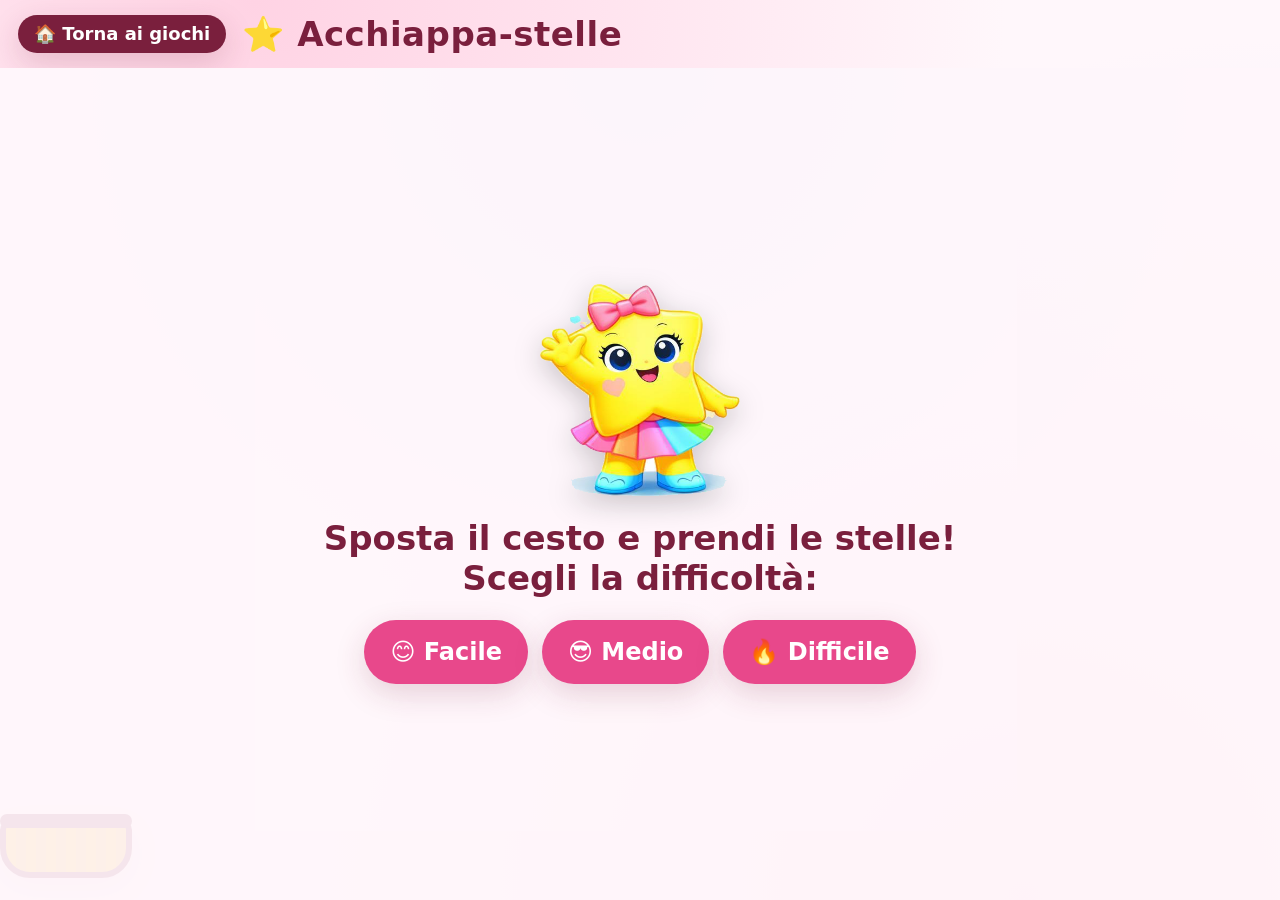
<file: big-ben-giochi/stelle/index.html>
<!DOCTYPE html>
<html lang="it">
<head>
  <meta charset="utf-8">
  <meta name="viewport"
        content="width=device-width, initial-scale=1, maximum-scale=1, user-scalable=no, viewport-fit=cover">
  <meta name="theme-color" content="#FFB020">
  <title>Acchiappa-stelle</title>
  <link rel="stylesheet" href="../assets/shared.css">
  <style>
    .bb-stage{ padding:0; }
    .campo{
      position:absolute; top:0; right:0; bottom:0; left:0; overflow:hidden;
      touch-action:none;
      background:
        radial-gradient(circle at 50% 0%, var(--bb-blue-soft), transparent 60%),
        radial-gradient(circle at 80% 100%, var(--bb-pink-soft), transparent 55%),
        var(--bb-paper);
    }
    /* Oggetto che cade (stella/caramella) */
    .cosa{ position:absolute; left:0; top:0; font-size:var(--size,56px); line-height:1;
      will-change:transform; user-select:none; filter:drop-shadow(0 4px 6px rgba(0,0,0,.15)); }
    /* Cesto che segue il dito */
    .cesto{
      position:absolute; bottom:22px; width:132px; height:58px;
      background:repeating-linear-gradient(90deg,#F6B400 0 10px,#E8A11f 10px 20px);
      border:6px solid #7A1F3D; border-radius:10px 10px 30px 30px;
      box-shadow:var(--bb-shadow); will-change:left;
    }
    .cesto::before{ content:""; position:absolute; left:-6px; right:-6px; top:-12px; height:14px;
      background:#7A1F3D; border-radius:8px; }
    .scintilla{ position:absolute; width:14px; height:14px; border-radius:50%;
      pointer-events:none; will-change:transform,opacity; }
    .start{ position:absolute; top:0; right:0; bottom:0; left:0; inset:0; z-index:30; display:flex; flex-direction:column;
      align-items:center; justify-content:center; gap:22px;
      background:rgba(255,247,251,.92); text-align:center; }
    .start__img{ width:28vmin; width:clamp(120px,28vmin,200px); height:auto;
      filter:drop-shadow(0 8px 14px rgba(0,0,0,.2)); }
    .start__txt{ font-size:5vmin; font-size:clamp(20px,5vmin,34px); font-weight:900; color:var(--bb-burgundy); }
    .liv-row{ display:flex; gap:14px; flex-wrap:wrap; justify-content:center; }
  </style>
</head>
<body>
  <div class="bb-screen">
    <div class="bb-stage">
      <div class="campo" id="campo">
        <div class="cesto" id="cesto"></div>
        <div class="start" id="start">
          <img class="start__img" src="../assets/mascotte/stella.png" alt="">
          <div class="start__txt">Sposta il cesto e prendi le stelle!<br>Scegli la difficoltà:</div>
          <div class="liv-row">
            <button class="bb-btn liv-btn" data-liv="facile">😊 Facile</button>
            <button class="bb-btn liv-btn" data-liv="medio">😎 Medio</button>
            <button class="bb-btn liv-btn" data-liv="difficile">🔥 Difficile</button>
          </div>
        </div>
      </div>
    </div>
  </div>

  <script src="../assets/shared.js"></script>
  <script>
    BB.lockScroll();
    var info = BB.header("⭐ Acchiappa-stelle");
    BB.idle(60000, BB.home);

    var campo = document.getElementById("campo");
    var cesto = document.getElementById("cesto");
    var startScreen = document.getElementById("start");
    var DURATA = 60;

    // Difficoltà scelta dal bambino (pulsanti start)
    var TAB = {
      facile:    { vMin: 180, vMax: 260, vScore: 1.5, spawnBase: 900, spawnMin: 520 },
      medio:     { vMin: 240, vMax: 340, vScore: 2.5, spawnBase: 750, spawnMin: 400 },
      difficile: { vMin: 320, vMax: 460, vScore: 3.5, spawnBase: 600, spawnMin: 300 }
    };
    var DIFF = TAB.facile;

    var COSE = ["⭐","🌟","🍬","🍭","💛","🍪"];
    var punteggio = 0, tempo = DURATA, inCorso = false;
    var cose = [], rafId = null, tickTimer = null, lastTs = 0, ultimoSpawn = 0, spawnOgni = 900;
    var bx = 0;  // posizione (left) del cesto

    function aggiornaInfo(){ info.innerHTML = "⭐ " + punteggio + " &nbsp; ⏱ " + tempo + "s"; }

    function clampCesto(x){
      var bw = cesto.offsetWidth, W = campo.clientWidth;
      bx = Math.max(0, Math.min(W - bw, x - bw/2));
      cesto.style.left = bx + "px";
    }
    // Il cesto segue il dito
    function rel(e){ var r=campo.getBoundingClientRect(); var t=(e.touches&&e.touches[0])||e; return t.clientX - r.left; }
    function muovi(e){ if(!inCorso) return; e.preventDefault(); clampCesto(rel(e)); }
    campo.addEventListener("pointerdown", muovi);
    campo.addEventListener("pointermove", muovi, { passive:false });
    campo.addEventListener("touchstart", muovi, { passive:false });
    campo.addEventListener("touchmove", muovi, { passive:false });

    function spawn(){
      var size = BB.rand(48, 70);
      var el = document.createElement("div");
      el.className = "cosa"; el.textContent = COSE[BB.rand(0, COSE.length-1)];
      el.style.setProperty("--size", size + "px");
      campo.appendChild(el);
      var W = campo.clientWidth;
      var p = {
        el: el, size: size,
        x: BB.rand(6, Math.max(6, W - size - 6)),
        y: -size,
        vy: BB.rand(DIFF.vMin, DIFF.vMax) + (DURATA - tempo) * DIFF.vScore,
        presa: false
      };
      el.style.transform = "translate("+p.x+"px,"+p.y+"px)";
      cose.push(p);
    }

    function scintille(cx, cy){
      for (var i=0;i<8;i++){
        var s=document.createElement("span"); s.className="scintilla";
        s.style.background = i%2 ? "#FFD23F" : "#E8488B";
        s.style.left=cx+"px"; s.style.top=cy+"px"; campo.appendChild(s);
        var ang=Math.random()*Math.PI*2, dist=BB.rand(30,80);
        s.animate([{transform:"translate(0,0) scale(1)",opacity:1},
          {transform:"translate("+Math.cos(ang)*dist+"px,"+Math.sin(ang)*dist+"px) scale(0)",opacity:0}],
          {duration:450,easing:"ease-out"});
        setTimeout((function(n){return function(){n.remove();};})(s),470);
      }
    }

    function removeCosa(p){ var i=cose.indexOf(p); if(i>=0) cose.splice(i,1); if(p.el.parentNode) p.el.remove(); }

    function loop(ts){
      if(!inCorso) return;
      if(!lastTs) lastTs=ts;
      var dt=(ts-lastTs)/1000; if(dt>0.05) dt=0.05; lastTs=ts;
      ultimoSpawn += (ts-(loop._prev||ts)); loop._prev=ts;
      spawnOgni = Math.max(DIFF.spawnMin, DIFF.spawnBase - (DURATA-tempo)*6);
      if (ultimoSpawn > spawnOgni){ ultimoSpawn=0; spawn(); }

      var H = campo.clientHeight;
      var bw = cesto.offsetWidth;
      var catchTop = H - 22 - cesto.offsetHeight;   // bordo superiore del cesto
      for (var i=cose.length-1;i>=0;i--){
        var p = cose[i];
        p.y += p.vy*dt;
        p.el.style.transform = "translate("+p.x+"px,"+p.y+"px)";
        if (!p.presa){
          var cxItem = p.x + p.size/2;
          var bordoBasso = p.y + p.size;
          // entra nel cesto?
          if (bordoBasso >= catchTop && p.y < catchTop + 30 &&
              cxItem >= bx && cxItem <= bx + bw){
            p.presa = true; punteggio++; aggiornaInfo(); BB.sound("pop");
            scintille(cxItem, catchTop);
            removeCosa(p); continue;
          }
        }
        if (p.y > H + 40){ removeCosa(p); }  // mancata: nessuna penalità
      }
      rafId = requestAnimationFrame(loop);
    }

    function mostraStart(){ startScreen.classList.remove("bb-hidden"); }

    function avvia(liv){
      if (TAB[liv]) DIFF = TAB[liv];
      startScreen.classList.add("bb-hidden");
      cose.forEach(function(p){ if(p.el.parentNode) p.el.remove(); }); cose=[];
      punteggio=0; tempo=DURATA; inCorso=true; ultimoSpawn=9999; lastTs=0; loop._prev=0;
      clampCesto(campo.clientWidth/2);
      aggiornaInfo();
      rafId = requestAnimationFrame(loop);
      tickTimer = setInterval(function(){ tempo--; aggiornaInfo(); if(tempo<=0) fine(); }, 1000);
    }

    function fine(){
      inCorso=false; cancelAnimationFrame(rafId); clearInterval(tickTimer);
      cose.forEach(function(p){ if(p.el.parentNode) p.el.remove(); }); cose=[];
      var record = BB.score("stelle", punteggio);
      var nuovoRecord = punteggio>0 && punteggio>=record;
      BB.win({
        mascotte: nuovoRecord ? null : "../assets/mascotte/stella.png",
        emoji: nuovoRecord ? "🏆" : null,
        titolo: nuovoRecord ? "Nuovo record!" : "Tempo scaduto!",
        punteggio: punteggio + " stelle",
        record: record,
        rigioca: mostraStart
      });
    }

    Array.prototype.forEach.call(document.querySelectorAll(".liv-btn"), function(b){
      b.addEventListener("click", function(){ avvia(b.dataset.liv); });
    });
  </script>
</body>
</html>
</file>
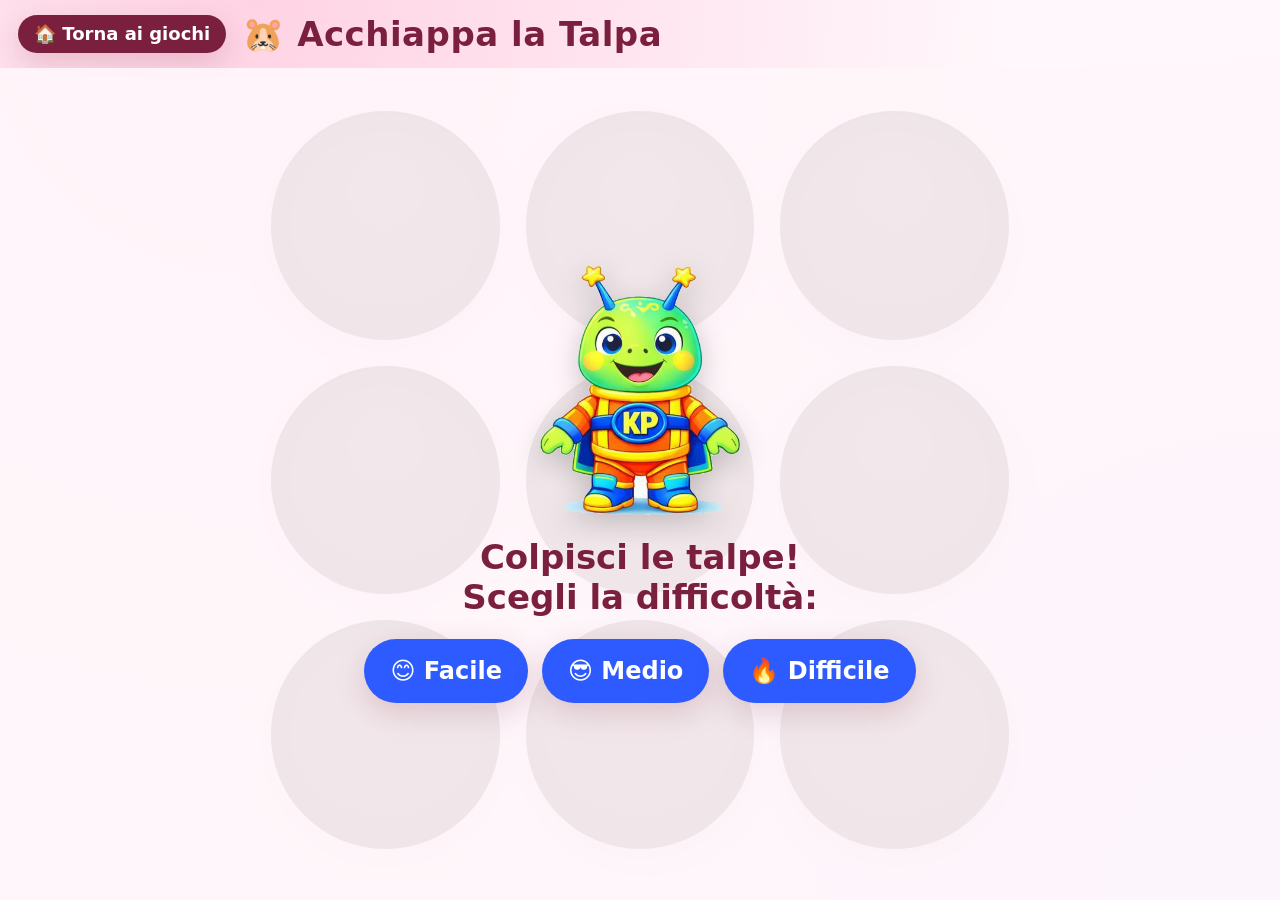
<file: big-ben-giochi/talpe/index.html>
<!DOCTYPE html>
<html lang="it">
<head>
  <meta charset="utf-8">
  <meta name="viewport"
        content="width=device-width, initial-scale=1, maximum-scale=1, user-scalable=no, viewport-fit=cover">
  <meta name="theme-color" content="#2E5BFF">
  <title>Acchiappa la Talpa</title>
  <link rel="stylesheet" href="../assets/shared.css">
  <style>
    /* ----- Talpe: griglia 3x3 di buche ----- */
    .board{
      display:grid;
      gap:3vmin; gap:clamp(12px,3vmin,26px);
      grid-template-columns:repeat(3,1fr);
      grid-template-rows:repeat(3,1fr);
      width:82vmin; width:min(82vmin, 760px);
      height:82vmin; height:min(82vmin, 760px);
      max-width:100%;
      max-height:100%;
    }
    /* Una buca: cerchio scuro che fa da "terra" */
    .buca{
      position:relative;
      border-radius:50%;
      background:radial-gradient(circle at 50% 35%, #5a3a2a, #3a2418);
      box-shadow:inset 0 12px 24px rgba(0,0,0,.45), var(--bb-shadow);
      overflow:hidden;
      min-height:64px;
      min-width:64px;
    }
    /* La talpa parte sotto la buca e sale quando .su */
    .talpa{
      position:absolute;
      left:8%;
      bottom:-100%;
      width:84%;
      height:84%;
      display:flex;
      align-items:center;
      justify-content:center;
      font-size:14vmin; font-size:clamp(40px,14vmin,96px);
      transition:bottom .15s var(--bb-ease-elastic);
      will-change:bottom;
    }
    .buca.su .talpa{ bottom:6%; }
    /* Talpa colpita: piccola animazione + stella */
    .buca.colpita .talpa{ animation:bb-pop .25s var(--bb-ease-elastic); }
    /* Bordo erboso in cima alla buca per dare profondità */
    .buca::after{
      content:"";
      position:absolute;
      left:0; right:0; bottom:0;
      height:26%;
      background:linear-gradient(to top, rgba(46,91,255,.0), rgba(46,91,255,.0));
      pointer-events:none;
    }
    /* Indicatore "+1" che sale al colpo */
    .plusone{
      position:absolute;
      left:50%;
      top:30%;
      transform:translateX(-50%);
      font-size:5vmin; font-size:clamp(20px,5vmin,34px);
      font-weight:900;
      color:#fff;
      text-shadow:0 2px 6px rgba(0,0,0,.4);
      pointer-events:none;
      animation:plusup .6s ease-out forwards;
    }
    @keyframes plusup{
      0%{ opacity:0; transform:translate(-50%,0) scale(.6); }
      30%{ opacity:1; }
      100%{ opacity:0; transform:translate(-50%,-60px) scale(1.2); }
    }
    /* Schermata di start */
    .start{
      position:absolute; top:0; right:0; bottom:0; left:0; inset:0; z-index:30;
      display:flex; flex-direction:column;
      align-items:center; justify-content:center; gap:22px;
      background:rgba(255,247,251,.92);
      text-align:center;
    }
    .start__emoji{ font-size:18vmin; font-size:clamp(60px,18vmin,130px); }
    .start__img{ width:28vmin; width:clamp(120px,28vmin,200px); height:auto;
      filter:drop-shadow(0 8px 14px rgba(0,0,0,.2)); }
    .start__txt{ font-size:5vmin; font-size:clamp(20px,5vmin,34px); font-weight:900; color:var(--bb-burgundy); }
    .liv-row{ display:flex; gap:14px; flex-wrap:wrap; justify-content:center; }
  </style>
</head>
<body>
  <div class="bb-screen">
    <!-- header iniettato da JS -->
    <div class="bb-stage">
      <div class="board" id="board"></div>

      <!-- Schermata iniziale: scelta difficoltà -->
      <div class="start" id="start">
        <img class="start__img" src="../assets/mascotte/kip.png" alt="">
        <div class="start__txt">Colpisci le talpe!<br>Scegli la difficoltà:</div>
        <div class="liv-row">
          <button class="bb-btn bb-btn--blue liv-btn" data-liv="facile">😊 Facile</button>
          <button class="bb-btn bb-btn--blue liv-btn" data-liv="medio">😎 Medio</button>
          <button class="bb-btn bb-btn--blue liv-btn" data-liv="difficile">🔥 Difficile</button>
        </div>
      </div>
    </div>
  </div>

  <script src="../assets/shared.js"></script>
  <script>
    BB.lockScroll();
    var info = BB.header("🐹 Acchiappa la Talpa");
    BB.idle(60000, BB.home);

    var board = document.getElementById("board");
    var startScreen = document.getElementById("start");
    var DURATA = 60;          // secondi di partita

    // Difficoltà scelta dal bambino a inizio partita (pulsanti nella schermata start).
    // base = ms iniziali in cui la talpa resta su; min = limite minimo; scal = accelerazione.
    var TAB = {
      facile:    { base: 1200, min: 600, scal: 12 },
      medio:     { base: 900,  min: 380, scal: 18 },
      difficile: { base: 680,  min: 260, scal: 24 }
    };
    var DIFF = TAB.facile;
    var punteggio = 0;
    var tempo = DURATA;
    var buche = [];           // i 9 elementi buca
    var attiva = -1;          // indice della buca con la talpa su
    var tickTalpa = null;     // timer comparsa talpe
    var tickTimer = null;     // timer countdown
    var inCorso = false;

    // Crea le 9 buche
    for (var i = 0; i < 9; i++) {
      var buca = document.createElement("button");
      buca.className = "buca";
      buca.dataset.idx = i;
      buca.innerHTML = '<span class="talpa">🐹</span>';
      buca.addEventListener("click", colpisci);
      board.appendChild(buca);
      buche.push(buca);
    }

    function aggiornaInfo() {
      info.innerHTML = "⭐ " + punteggio + " &nbsp; ⏱ " + tempo + "s";
    }

    // Calcola la velocità: la talpa resta su meno tempo man mano che il
    // punteggio cresce (da ~900ms fino a ~380ms minimo).
    function durataTalpa() {
      return Math.max(DIFF.min, DIFF.base - punteggio * DIFF.scal);
    }

    function mostraTalpa() {
      if (!inCorso) return;
      // Nascondi l'eventuale talpa attiva
      if (attiva >= 0) buche[attiva].classList.remove("su");
      // Scegli una buca diversa dalla precedente
      var idx;
      do { idx = BB.rand(0, 8); } while (idx === attiva && buche.length > 1);
      attiva = idx;
      buche[idx].classList.add("su");
      // Programma la prossima comparsa
      tickTalpa = setTimeout(mostraTalpa, durataTalpa());
    }

    function colpisci(e) {
      if (!inCorso) return;
      var buca = e.currentTarget;
      // Conta solo se la talpa è effettivamente su e non già colpita
      if (!buca.classList.contains("su")) return;
      buca.classList.remove("su");
      buca.classList.add("colpita");
      setTimeout(function () { buca.classList.remove("colpita"); }, 250);

      punteggio++;
      aggiornaInfo();
      BB.sound("pop");

      // Mostra "+1" che sale
      var plus = document.createElement("span");
      plus.className = "plusone";
      plus.textContent = "+1";
      buca.appendChild(plus);
      setTimeout(function () { plus.remove(); }, 600);
    }

    function mostraStart() { startScreen.classList.remove("bb-hidden"); }

    function avvia(liv) {
      if (TAB[liv]) DIFF = TAB[liv];   // difficoltà scelta dal bambino
      startScreen.classList.add("bb-hidden");
      punteggio = 0;
      tempo = DURATA;
      attiva = -1;
      inCorso = true;
      aggiornaInfo();

      mostraTalpa();
      // Countdown ogni secondo
      tickTimer = setInterval(function () {
        tempo--;
        aggiornaInfo();
        if (tempo <= 0) fine();
      }, 1000);
    }

    function fine() {
      inCorso = false;
      clearTimeout(tickTalpa);
      clearInterval(tickTimer);
      if (attiva >= 0) buche[attiva].classList.remove("su");

      var record = BB.score("talpe", punteggio);
      var nuovoRecord = punteggio > 0 && punteggio >= record;
      BB.win({
        mascotte: nuovoRecord ? null : "../assets/mascotte/kip.png",
        emoji: nuovoRecord ? "🏆" : null,
        titolo: nuovoRecord ? "Nuovo record!" : "Tempo scaduto!",
        punteggio: punteggio + " talpe",
        record: record,
        rigioca: mostraStart        // torna alla scelta della difficoltà
      });
    }

    // Pulsanti difficoltà: ognuno avvia la partita al suo livello
    Array.prototype.forEach.call(document.querySelectorAll(".liv-btn"), function (b) {
      b.addEventListener("click", function () { avvia(b.dataset.liv); });
    });
  </script>
</body>
</html>
</file>
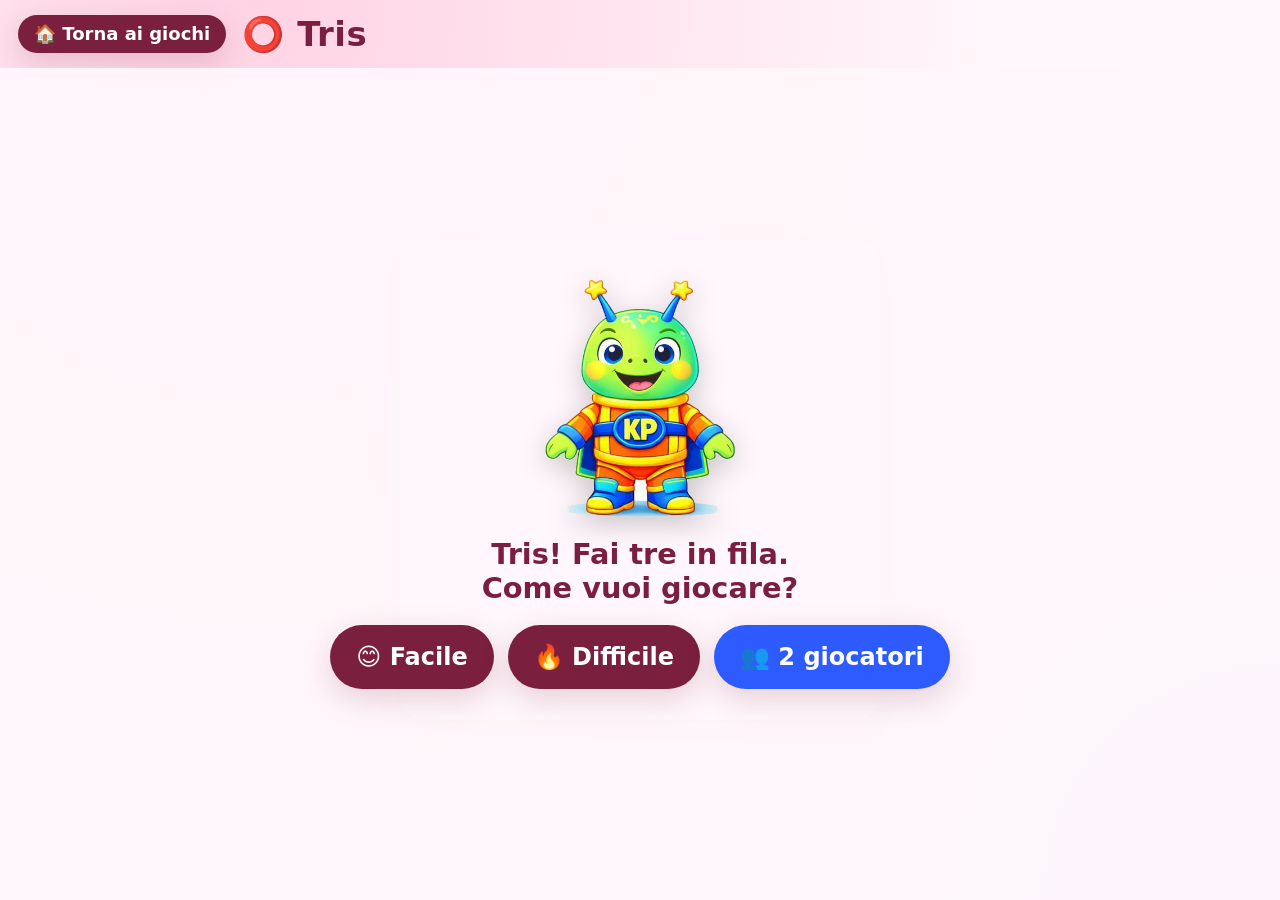
<file: big-ben-giochi/tris/index.html>
<!DOCTYPE html>
<html lang="it">
<head>
  <meta charset="utf-8">
  <meta name="viewport"
        content="width=device-width, initial-scale=1, maximum-scale=1, user-scalable=no, viewport-fit=cover">
  <meta name="theme-color" content="#7A1F3D">
  <title>Tris</title>
  <link rel="stylesheet" href="../assets/shared.css">
  <style>
    .board{
      position:relative;
      width:72vmin; width:min(72vmin, 480px);
      height:72vmin; height:min(72vmin, 480px);
      display:grid;
      grid-template-columns:repeat(3,1fr);
      grid-template-rows:repeat(3,1fr);
      gap:1.6vmin;
      padding:1.6vmin;
      background:#fff;
      border-radius:24px;
      box-shadow:var(--bb-shadow);
    }
    .cella{
      display:flex; align-items:center; justify-content:center;
      border:0; border-radius:16px;
      background:var(--bb-blue-soft);
      font-weight:900; line-height:1;
      font-size:18vmin; font-size:min(18vmin, 120px);
      cursor:pointer;
      transition:transform .1s var(--bb-ease-elastic);
    }
    .cella:active{ transform:scale(.95); }
    .cella.x{ color:var(--bb-pink); }
    .cella.o{ color:var(--bb-blue); }
    .cella.vinta{ background:#FFE9A8; }
    .turno{ font-size:5vmin; font-size:min(5vmin,30px); font-weight:900; }
    .turno .x{ color:var(--bb-pink); } .turno .o{ color:var(--bb-blue); }

    /* Schermata di start */
    .start{
      position:absolute; top:0; right:0; bottom:0; left:0; inset:0; z-index:30;
      display:flex; flex-direction:column;
      align-items:center; justify-content:center; gap:20px;
      background:rgba(255,247,251,.94);
      text-align:center;
    }
    .start__img{ width:26vmin; width:clamp(120px,26vmin,190px); height:auto;
      filter:drop-shadow(0 8px 14px rgba(0,0,0,.2)); }
    .start__txt{ font-size:3.2vmin; font-size:clamp(18px,3.2vmin,30px); font-weight:900; color:var(--bb-burgundy); }
    .liv-row{ display:flex; gap:14px; flex-wrap:wrap; justify-content:center; }
  </style>
</head>
<body>
  <div class="bb-screen">
    <!-- header iniettato da JS -->
    <div class="bb-stage">
      <div class="board" id="board"></div>
      <div class="start" id="start">
        <img class="start__img" src="../assets/mascotte/kip.png" alt="">
        <div class="start__txt">Tris! Fai tre in fila.<br>Come vuoi giocare?</div>
        <div class="liv-row">
          <button class="bb-btn bb-btn--burgundy liv-btn" data-liv="facile">😊 Facile</button>
          <button class="bb-btn bb-btn--burgundy liv-btn" data-liv="difficile">🔥 Difficile</button>
          <button class="bb-btn bb-btn--blue liv-btn" data-liv="due">👥 2 giocatori</button>
        </div>
      </div>
    </div>
  </div>

  <script src="../assets/shared.js"></script>
  <script>
    BB.lockScroll();
    var info = BB.header("⭕ Tris");
    BB.idle(60000, BB.home);

    var board = document.getElementById("board");
    var startScreen = document.getElementById("start");

    var LINEE = [
      [0,1,2],[3,4,5],[6,7,8],   // righe
      [0,3,6],[1,4,7],[2,5,8],   // colonne
      [0,4,8],[2,4,6]            // diagonali
    ];

    var celle = [];        // "", "x", "o"
    var turno = "x";       // il bambino è sempre "x" e inizia
    var modo = "facile";   // facile | difficile | due
    var inCorso = false;

    function mostraTurno(){
      if (modo === "due"){
        info.innerHTML = 'Tocca a: <span class="turno"><span class="' + turno + '">' +
          (turno === "x" ? "✕" : "◯") + "</span></span>";
      } else {
        info.innerHTML = turno === "x"
          ? '<span class="turno"><span class="x">✕</span></span> tocca a te'
          : "🤖 penso…";
      }
    }

    function nuova(liv){
      modo = liv;
      celle = ["","","","","","","","",""];
      turno = "x";
      inCorso = true;
      render();
      mostraTurno();
      startScreen.classList.add("bb-hidden");
    }

    function render(){
      board.innerHTML = "";
      for (var i = 0; i < 9; i++){
        var c = document.createElement("button");
        c.className = "cella" + (celle[i] ? " " + celle[i] : "");
        c.textContent = celle[i] === "x" ? "✕" : (celle[i] === "o" ? "◯" : "");
        (function(idx){ c.addEventListener("click", function(){ gioca(idx); }); })(i);
        board.appendChild(c);
      }
    }

    function gioca(i){
      if (!inCorso || celle[i]) return;
      if (modo !== "due" && turno !== "x") return;   // vs computer: solo il turno del bambino
      piazza(i, turno);
    }

    function piazza(i, chi){
      celle[i] = chi;
      BB.sound("pop");
      render();
      var vinc = vincitore();
      if (vinc){ return fine(vinc); }
      if (pieno()){ return fine(null); }        // pareggio
      turno = (chi === "x") ? "o" : "x";
      mostraTurno();
      if (modo !== "due" && turno === "o"){
        inCorso = true;
        setTimeout(mossaComputer, 450);
      }
    }

    function mossaComputer(){
      if (!inCorso) return;
      var mossa = (modo === "difficile") ? sceltaSmart("o") : sceltaCasuale();
      if (mossa != null) piazza(mossa, "o");
    }

    function libere(){
      var out = []; for (var i=0;i<9;i++) if(!celle[i]) out.push(i); return out;
    }
    function sceltaCasuale(){
      var l = libere(); return l.length ? l[BB.rand(0, l.length-1)] : null;
    }
    // AI robusta: vinci se puoi, blocca se devi, poi centro/angoli/lati
    function sceltaSmart(me){
      var avv = me === "o" ? "x" : "o";
      var m = trovaLinea(me); if (m != null) return m;   // vinci
      m = trovaLinea(avv); if (m != null) return m;       // blocca
      if (!celle[4]) return 4;                            // centro
      var angoli = [0,2,6,8].filter(function(i){ return !celle[i]; });
      if (angoli.length) return angoli[BB.rand(0, angoli.length-1)];
      var lati = [1,3,5,7].filter(function(i){ return !celle[i]; });
      if (lati.length) return lati[BB.rand(0, lati.length-1)];
      return sceltaCasuale();
    }
    // Se `chi` ha due su una linea e la terza è libera, ritorna quella casella
    function trovaLinea(chi){
      for (var k=0;k<LINEE.length;k++){
        var a=LINEE[k][0], b=LINEE[k][1], c=LINEE[k][2];
        var v=[celle[a],celle[b],celle[c]];
        var n=v.filter(function(x){return x===chi;}).length;
        var vuote=v.filter(function(x){return !x;}).length;
        if (n===2 && vuote===1){
          if(!celle[a]) return a; if(!celle[b]) return b; return c;
        }
      }
      return null;
    }

    function vincitore(){
      for (var k=0;k<LINEE.length;k++){
        var a=LINEE[k][0], b=LINEE[k][1], c=LINEE[k][2];
        if (celle[a] && celle[a]===celle[b] && celle[b]===celle[c]){
          return { chi:celle[a], linea:LINEE[k] };
        }
      }
      return null;
    }
    function pieno(){ return libere().length === 0; }

    function fine(vinc){
      inCorso = false;
      if (vinc){
        vinc.linea.forEach(function(i){ board.children[i].classList.add("vinta"); });
      }
      var titolo, emoji;
      if (!vinc){ titolo = "Pareggio!"; emoji = "🤝"; }
      else if (modo === "due"){ titolo = (vinc.chi==="x"?"✕":"◯") + " ha vinto!"; emoji = "🏆"; }
      else if (vinc.chi === "x"){ titolo = "Hai vinto!"; emoji = "🏆"; }
      else { titolo = "Ha vinto il computer"; emoji = "🤖"; }
      setTimeout(function(){
        BB.win({ emoji: emoji, titolo: titolo,
          rigioca: function(){ startScreen.classList.remove("bb-hidden"); } });
      }, 650);
    }

    Array.prototype.forEach.call(document.querySelectorAll(".liv-btn"), function(b){
      b.addEventListener("click", function(){ nuova(b.dataset.liv); });
    });
  </script>
</body>
</html>
</file>
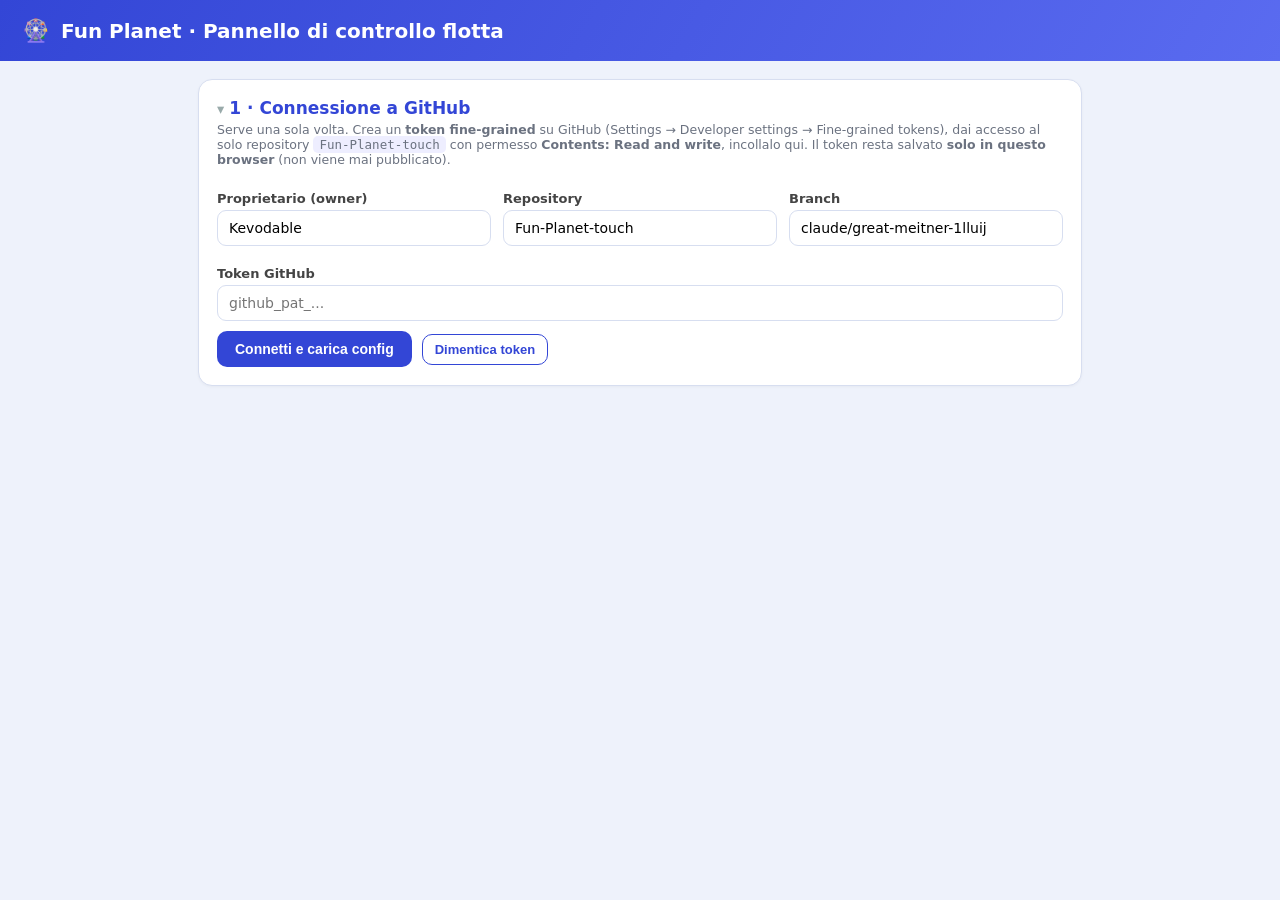
<file: launcher/admin.html>
<!DOCTYPE html>
<html lang="it">
<head>
<meta charset="utf-8" />
<meta name="viewport" content="width=device-width, initial-scale=1" />
<title>Fun Planet · Pannello di controllo flotta</title>
<style>
  :root {
    --primary: #3346D6;
    --accent: #FDCE72;
    --bg: #eef2fb;
    --card: #ffffff;
    --ok: #2e7d32;
    --err: #c62828;
    --muted: #6b7280;
    --border: #d7def0;
  }
  * { box-sizing: border-box; }
  body {
    margin: 0; font-family: system-ui, -apple-system, "Segoe UI", Roboto, sans-serif;
    background: var(--bg); color: #1f2433;
  }
  header {
    background: linear-gradient(120deg, var(--primary), #5a6bf0);
    color: #fff; padding: 18px 22px; display: flex; align-items: center; gap: 12px;
    position: sticky; top: 0; z-index: 10;
  }
  header h1 { font-size: 20px; margin: 0; flex: 1; }
  .wrap { max-width: 920px; margin: 0 auto; padding: 18px; }
  .card {
    background: var(--card); border: 1px solid var(--border); border-radius: 14px;
    padding: 18px; margin-bottom: 18px; box-shadow: 0 1px 3px rgba(0,0,0,.04);
  }
  .card h2 { margin: 0 0 4px; font-size: 17px; color: var(--primary); }
  /* Accordion: sezioni comprimibili */
  .card > h2 { cursor: pointer; user-select: none; }
  .card > h2::before { content: "▸ "; color: #9aa; font-size: .85em; }
  .card:not(.collapsed) > h2::before { content: "▾ "; }
  .card.collapsed > *:not(h2) { display: none !important; }
  .card .hint { color: var(--muted); font-size: 12.5px; margin: 0 0 14px; }
  label.field { display: block; margin: 10px 0; font-size: 13px; color: #333; }
  label.field span { display: block; margin-bottom: 4px; font-weight: 600; color: #444; }
  input[type=text], input[type=number], input[type=password], textarea, select {
    width: 100%; padding: 9px 11px; border: 1px solid var(--border); border-radius: 9px;
    font-size: 14px; font-family: inherit; background: #fff;
  }
  textarea { min-height: 70px; resize: vertical; font-family: ui-monospace, monospace; font-size: 12.5px; }
  .row { display: flex; flex-wrap: wrap; gap: 12px; }
  .row > * { flex: 1; min-width: 160px; }
  .inline { display: flex; align-items: center; gap: 8px; font-size: 14px; }
  button {
    background: var(--primary); color: #fff; border: none; border-radius: 10px;
    padding: 10px 18px; font-size: 14px; font-weight: 600; cursor: pointer;
  }
  button.ghost { background: #fff; color: var(--primary); border: 1px solid var(--primary); }
  button.danger { background: #fff; color: var(--err); border: 1px solid var(--err); padding: 6px 12px; }
  button.small { padding: 7px 12px; font-size: 13px; }
  button:disabled { opacity: .5; cursor: not-allowed; }
  .listitem { border: 1px dashed var(--border); border-radius: 10px; padding: 12px; margin-bottom: 12px; background: #fafbff; }
  .listitem .top { display: flex; justify-content: flex-end; margin-bottom: -6px; }
  .status { padding: 10px 14px; border-radius: 10px; font-size: 13.5px; margin: 10px 0; display: none; }
  .status.show { display: block; }
  .status.ok { background: #e6f4ea; color: var(--ok); }
  .status.err { background: #fdecea; color: var(--err); }
  .status.info { background: #e8eefc; color: var(--primary); }
  .toolbar { display: flex; gap: 10px; flex-wrap: wrap; align-items: center; }
  code { background: #eef; padding: 1px 6px; border-radius: 5px; font-size: 12.5px; }
  details summary { cursor: pointer; font-weight: 600; color: var(--primary); }
  .ver { font-weight: 700; }
  .save-bar {
    position: sticky; bottom: 0; background: rgba(238,242,251,.95); backdrop-filter: blur(4px);
    border-top: 1px solid var(--border); padding: 12px 0; margin-top: 8px;
  }
  /* Titoli che separano le due aree: Flotta/Assegnazioni vs Configurazione cliente */
  .area-title {
    margin: 24px 2px 10px; font-size: 18px; color: var(--primary);
    border-bottom: 2px solid var(--border); padding-bottom: 8px;
  }
  .area-title small { display: block; font-size: 12.5px; font-weight: 400; color: var(--muted); margin-top: 2px; }
</style>
</head>
<body>
<header>
  <span style="font-size:22px">🎡</span>
  <h1>Fun Planet · Pannello di controllo flotta</h1>
</header>

<div class="wrap">

  <!-- CONNESSIONE -->
  <div class="card">
    <h2>1 · Connessione a GitHub</h2>
    <p class="hint">
      Serve una sola volta. Crea un <b>token fine-grained</b> su GitHub
      (Settings → Developer settings → Fine-grained tokens), dai accesso al solo repository
      <code>Fun-Planet-touch</code> con permesso <b>Contents: Read and write</b>, incollalo qui.
      Il token resta salvato <b>solo in questo browser</b> (non viene mai pubblicato).
    </p>
    <div class="row">
      <label class="field"><span>Proprietario (owner)</span>
        <input type="text" id="gh-owner" value="Kevodable" /></label>
      <label class="field"><span>Repository</span>
        <input type="text" id="gh-repo" value="Fun-Planet-touch" /></label>
      <label class="field"><span>Branch</span>
        <input type="text" id="gh-branch" value="claude/great-meitner-1lluij" /></label>
    </div>
    <label class="field"><span>Token GitHub</span>
      <input type="password" id="gh-token" placeholder="github_pat_..." /></label>
    <div class="toolbar">
      <button id="btn-load">Connetti e carica config</button>
      <button class="ghost small" id="btn-forget">Dimentica token</button>
      <span id="conn-info" style="font-size:13px;color:var(--muted)"></span>
    </div>
    <div class="status" id="conn-status"></div>
  </div>

  <!-- ============ AREA FLOTTA / ASSEGNAZIONI (globale) ============ -->
  <h2 class="area-title" id="area-fleet" style="display:none">🚦 Flotta e assegnazioni
    <small>vale per TUTTI i clienti · file <code>fleet.json</code></small></h2>

  <!-- ROUTER CLIENTI (fleet.json) -->
  <div class="card" id="fleet-card" style="display:none">
    <h2>Assegna i monitor ai clienti</h2>
    <p class="hint">
      Qui decidi <b>quale cliente</b> serve ogni monitor. Un device non elencato usa il
      <b>default</b> (Big Ben). L'<b>UUID</b> si legge sul tablet in <b>Diagnostica → ID dispositivo</b>.
      Questa tabella si salva <b>a parte</b>, col suo pulsante in fondo.
      <br>↳ Dopo aver assegnato un monitor, vai nell'area <b>«Configurazione del cliente»</b> qui sotto
      per impostarne branding e giochi.
    </p>
    <div style="font-size:13px;font-weight:600;color:#444;margin:6px 0 2px">Default (fallback per i device non elencati)</div>
    <div id="fleet-default"></div>
    <div style="font-size:13px;font-weight:600;color:#444;margin:12px 0 2px">Monitor assegnati</div>
    <div id="fleet-list"></div>
    <button class="ghost small" id="btn-add-fleet">+ Assegna monitor a un cliente</button>
    <div class="toolbar" style="margin-top:12px">
      <button id="btn-save-fleet">💾 Salva assegnazioni (versione <span id="fleet-next-ver" class="ver"></span>)</button>
    </div>
    <div class="status" id="fleet-status"></div>
  </div>

  <!-- ============ AREA CONFIGURAZIONE DEL CLIENTE ============ -->
  <h2 class="area-title" id="area-client" style="display:none">🎨 Configurazione del cliente
    <small>branding, giochi e impostazioni del cliente selezionato</small></h2>

  <!-- CLIENTE ATTIVO (multi-tenant) -->
  <div class="card" id="tenant" style="display:none">
    <h2>Cliente / manifest attivo</h2>
    <p class="hint">
      Scegli quale configurazione stai modificando. <b>Big Ben Matic</b> = <code>launcher/config.json</code>
      (cliente zero). Gli altri clienti = <code>launcher/clients/&lt;id&gt;/config.json</code>.
      Ogni cliente ha branding, giochi e telemetria propri.
    </p>
    <div class="row">
      <label class="field"><span>Cliente attivo</span>
        <select id="target-select"></select></label>
      <div style="display:flex;align-items:flex-end;gap:8px">
        <button class="ghost small" id="btn-new-client">➕ Nuovo cliente</button>
      </div>
    </div>
    <div style="font-size:12.5px;color:var(--muted)">Sto modificando: <code id="target-path">launcher/config.json</code></div>
  </div>

  <div id="editor" style="display:none">

    <!-- GENERALE -->
    <div class="card">
      <h2>2 · Generale</h2>
      <p class="hint">
        La <b>versione</b> si incrementa da sola ad ogni salvataggio: è il segnale che dice ai
        tablet di applicare le modifiche. Le modifiche arrivano entro il tempo di polling
        oppure subito riavviando il tablet.
      </p>
      <div class="row">
        <label class="field"><span>Versione config (automatica)</span>
          <input type="text" id="f-configVersion" disabled /></label>
        <label class="field"><span>Intervallo di controllo (minuti)</span>
          <input type="number" id="f-poll" min="1" /></label>
      </div>
    </div>

    <!-- BRANDING -->
    <div class="card">
      <h2>3 · Aspetto (branding)</h2>
      <p class="hint">Titolo, logo, sfondo e colori mostrati ai bambini.</p>
      <label class="field"><span>Titolo</span><input type="text" id="f-appTitle" /></label>
      <div class="row">
        <label class="field"><span>URL logo</span><input type="text" id="f-logoUrl" /></label>
        <label class="field"><span>URL sfondo</span><input type="text" id="f-backgroundUrl" /></label>
      </div>
      <div class="row">
        <label class="field"><span>Colore primario</span><input type="text" id="f-primaryColor" placeholder="#3346D6" /></label>
        <label class="field"><span>Colore accento</span><input type="text" id="f-accentColor" placeholder="#FDCE72" /></label>
        <label class="field"><span>Lingua</span><input type="text" id="f-language" placeholder="it" /></label>
      </div>
    </div>

    <!-- LAYOUT -->
    <div class="card">
      <h2>4 · Griglia (layout)</h2>
      <div class="row">
        <label class="field"><span>Colonne (0 = automatico)</span><input type="number" id="f-columns" min="0" /></label>
        <label class="field"><span>Dimensione riquadri</span>
          <select id="f-tileSize"><option value="small">piccoli</option><option value="large">grandi</option></select></label>
      </div>
      <label class="inline"><input type="checkbox" id="f-showLabels" /> Mostra le etichette sotto le icone</label>
    </div>

    <!-- KIOSK -->
    <div class="card">
      <h2>5 · Kiosk e protezioni</h2>
      <p class="hint">PIN dell'area genitori, ritorno automatico e limite di sessione per i giochi.
        (Volume e luminosità: in arrivo lato app.)</p>
      <div class="row">
        <label class="field"><span>PIN uscita area genitori</span><input type="text" id="f-exitPin" /></label>
        <label class="field"><span>Auto-launch (package singolo gioco)</span><input type="text" id="f-autoLaunch" placeholder="vuoto = griglia" /></label>
      </div>
      <div class="row">
        <label class="field"><span>Ritorno alla griglia dopo (secondi, 0 = off)</span><input type="number" id="f-idle" min="0" /></label>
        <label class="field"><span>Limite sessione (secondi, 0 = off)</span><input type="number" id="f-session" min="0" /></label>
      </div>
      <div class="row">
        <label class="field"><span>Volume massimo (%)</span><input type="number" id="f-volume" min="0" max="100" /></label>
        <label class="field"><span>Luminosità (%)</span><input type="number" id="f-brightness" min="0" max="100" /></label>
      </div>
      <label class="inline"><input type="checkbox" id="f-kioskEnabled" /> Kiosk attivo</label>
    </div>

    <!-- OPERATIVO -->
    <div class="card">
      <h2>6 · Stato operativo</h2>
      <p class="hint">Metti un monitor in manutenzione o mostra un banner promozionale.</p>
      <label class="field"><span>Stato</span>
        <select id="f-status"><option value="active">attivo</option><option value="maintenance">manutenzione</option></select></label>
      <label class="field"><span>Messaggio di manutenzione</span><input type="text" id="f-maintMsg" /></label>
      <label class="inline"><input type="checkbox" id="f-bannerEnabled" /> Banner attivo</label>
      <div class="row">
        <label class="field"><span>Testo banner</span><input type="text" id="f-bannerText" /></label>
        <label class="field"><span>Immagine banner (URL)</span><input type="text" id="f-bannerImg" /></label>
      </div>
    </div>

    <!-- GIOCHI -->
    <div class="card">
      <h2>7 · Giochi mostrati</h2>
      <p class="hint">L'app mostra solo i giochi <b>visibili</b> e <b>installati</b> sul tablet, in ordine.</p>
      <div id="games-list"></div>
      <button class="ghost small" id="btn-add-game">+ Aggiungi gioco</button>
    </div>

    <!-- APP GESTITE -->
    <div class="card">
      <h2>8 · App da installare/rimuovere da remoto</h2>
      <p class="hint">
        APK ospitati da te (es. in <code>launcher/apk/</code>) che la flotta installa/aggiorna/rimuove
        in silenzio (richiede Device Owner). <code>versionCode</code> 0 = installa solo se assente;
        maggiore di 0 = reinstalla quando l'installato è più vecchio. I titoli del Play Store non
        si spingono da qui.
      </p>
      <div id="apps-list"></div>
      <button class="ghost small" id="btn-add-app">+ Aggiungi app gestita</button>
    </div>

    <!-- AGGIORNAMENTO LAUNCHER (OTA) -->
    <div class="card">
      <h2>8b · Aggiornamento del launcher (OTA)</h2>
      <p class="hint">
        Aggiorna l'app launcher su tutta la flotta in silenzio (richiede Device Owner).
        Carica il nuovo APK all'URL qui sotto (es. <code>launcher/apk/launcher-latest.apk</code>),
        poi imposta <b>Versione disponibile</b> al <code>versionCode</code> del nuovo APK e salva:
        i tablet con versione installata <i>minore</i> si aggiornano da soli al prossimo controllo.
        ⚠ Il nuovo APK deve essere firmato con la <b>stessa chiave</b> di quello installato.
      </p>
      <div class="row">
        <label class="field"><span>Versione disponibile (versionCode)</span><input type="number" id="f-updVersion" min="0" /></label>
        <label class="field"><span>URL dell'APK</span><input type="text" id="f-updApkUrl" placeholder="https://…/launcher/apk/launcher-latest.apk" /></label>
      </div>
      <label class="inline"><input type="checkbox" id="f-updSilent" /> Installazione silenziosa (Device Owner)</label>
    </div>

    <!-- WIFI -->
    <div class="card">
      <h2>9 · Reti Wi-Fi del locale</h2>
      <p class="hint">⚠ Questo file è pubblico: la password qui è leggibile da chiunque. Usa una rete dedicata. La rete "lifeline" privata resta solo sul tablet.</p>
      <div id="wifi-list"></div>
      <button class="ghost small" id="btn-add-wifi">+ Aggiungi rete</button>
    </div>

    <!-- TELEMETRIA -->
    <div class="card">
      <h2>10 · Telemetria</h2>
      <label class="inline"><input type="checkbox" id="f-telEnabled" /> Telemetria attiva</label>
      <label class="field"><span>URL ricevitore (Apps Script /exec)</span><input type="text" id="f-telUrl" /></label>
      <div class="row">
        <label class="field"><span>Report ogni (minuti)</span><input type="number" id="f-telReport" min="1" /></label>
        <label class="field"><span>Heartbeat ogni (minuti)</span><input type="number" id="f-telHeartbeat" min="1" /></label>
      </div>
    </div>

    <!-- PUBBLICITÀ / ATTRACT -->
    <div class="card">
      <h2>10b · Pubblicità (schermo inattività)</h2>
      <p class="hint">
        Dalla schermata giochi, dopo i secondi di inattività indicati, il monitor mostra a tutto
        schermo un loop di <b>immagini e/o video</b> finché qualcuno tocca lo schermo. Puoi
        <b>caricare qui sia le immagini sia i video .mp4</b> (imposta <i>Tipo: video</i> e premi
        “Carica video”), oppure incollare un <b>URL</b> esterno. ⚠ I video restano nel repo: tienili
        <b>brevi, muti e compressi</b> (max ~50–100&nbsp;MB) per non consumare banda.
      </p>
      <label class="inline"><input type="checkbox" id="f-attractEnabled" /> Pubblicità attiva</label>
      <div class="row">
        <label class="field"><span>Parte dopo inattività (secondi)</span><input type="number" id="f-attractIdle" min="5" /></label>
        <label class="field"><span>Durata di ogni immagine (secondi)</span><input type="number" id="f-attractItem" min="1" /></label>
      </div>
      <label class="inline"><input type="checkbox" id="f-attractMute" /> Video senza audio (consigliato)</label>
      <label class="field"><span>Messaggio in sovraimpressione (vuoto = nessuno)</span><input type="text" id="f-attractCta" placeholder="Tocca lo schermo per giocare" /></label>
      <div id="attract-list" style="margin-top:10px"></div>
      <button class="ghost small" id="btn-add-attract">+ Aggiungi media</button>
    </div>

    <!-- DISPOSITIVI -->
    <div class="card">
      <h2>11 · Ritocchi per questo monitor (dentro il cliente)</h2>
      <p class="hint">
        Le sezioni 2–10 valgono per <b>tutti i monitor di questo cliente</b>. Qui invece cambi qualcosa
        <b>solo per un singolo tablet</b>: incolla il suo <b>ID dispositivo</b> (da <b>Diagnostica</b>) e
        compila ciò che vuoi diverso — <b>etichetta</b> (il nome dello schermo, es. <i>Sala bimbi</i>),
        <b>branding</b> e <b>quali giochi mostrare</b>. I campi vuoti / le caselle non toccate ereditano i
        valori del cliente.
        <br>↳ Prima però il monitor va <b>assegnato a questo cliente</b> nell'area
        <b>«Flotta e assegnazioni»</b> in alto.
      </p>
      <div id="devices-list"></div>
      <button class="ghost small" id="btn-add-device">+ Aggiungi monitor</button>
    </div>

    <!-- AVANZATO -->
    <div class="card">
      <details>
        <summary>JSON grezzo (sola lettura, anteprima di ciò che verrà salvato)</summary>
        <textarea id="raw-preview" style="min-height:220px" readonly></textarea>
      </details>
    </div>

    <div class="save-bar">
      <div class="wrap" style="padding:0">
        <div class="toolbar">
          <button id="btn-save">💾 Salva e pubblica (versione <span id="next-ver" class="ver"></span>)</button>
          <button class="ghost" id="btn-refresh-preview">Mostra anteprima JSON</button>
          <span style="font-size:12.5px;color:var(--muted)">Dopo il salvataggio: riavvia il tablet per applicare subito.</span>
        </div>
        <div class="status" id="save-status"></div>
      </div>
    </div>

  </div><!-- /editor -->

</div>

<script>
"use strict";
const $ = id => document.getElementById(id);
const API = "https://api.github.com";

// ---- token persistence ----
const LS = { token:"fp_token", owner:"fp_owner", repo:"fp_repo", branch:"fp_branch" };
function loadCreds(){
  $("gh-token").value  = localStorage.getItem(LS.token)  || "";
  $("gh-owner").value  = localStorage.getItem(LS.owner)  || "Kevodable";
  $("gh-repo").value   = localStorage.getItem(LS.repo)   || "Fun-Planet-touch";
  $("gh-branch").value = localStorage.getItem(LS.branch) || "claude/great-meitner-1lluij";
}
function saveCreds(){
  localStorage.setItem(LS.token,  $("gh-token").value.trim());
  localStorage.setItem(LS.owner,  $("gh-owner").value.trim());
  localStorage.setItem(LS.repo,   $("gh-repo").value.trim());
  localStorage.setItem(LS.branch, $("gh-branch").value.trim());
}
loadCreds();

// ---- base64 <-> utf8 ----
function b64ToUtf8(b64){ return new TextDecoder().decode(Uint8Array.from(atob(b64), c=>c.charCodeAt(0))); }
function utf8ToB64(str){
  const bytes = new TextEncoder().encode(str);
  let bin=""; bytes.forEach(b=>bin+=String.fromCharCode(b));
  return btoa(bin);
}

// targetPath = file config attualmente in modifica (Big Ben o un cliente).
// fleet = router fleet.json (assegnazione device→cliente), salvato a parte.
let state = { config:null, sha:null, targetPath:"launcher/config.json", targetClient:"bigbenmatic",
              fleet:null, fleetSha:null };

function status(el, msg, kind){
  el.className = "status show " + kind;
  el.textContent = msg;
}

function ghHeaders(){
  return {
    "Authorization": "Bearer " + $("gh-token").value.trim(),
    "Accept": "application/vnd.github+json",
    "X-GitHub-Api-Version": "2022-11-28",
  };
}
function contentsUrlFor(path){
  const o=$("gh-owner").value.trim(), r=$("gh-repo").value.trim();
  return `${API}/repos/${o}/${r}/contents/${path}`;
}
// URL del file config attualmente selezionato (Big Ben o cliente).
function contentsUrl(){ return contentsUrlFor(state.targetPath); }

// Lettura "fresca" che bypassa la cache HTTP (GitHub mette max-age=60 sulle GET,
// che farebbe leggere uno sha vecchio -> conflitto 409 in scrittura).
function ghGet(path){
  const branch=$("gh-branch").value.trim();
  const url=contentsUrlFor(path)+"?ref="+encodeURIComponent(branch)+"&_="+Date.now();
  return fetch(url, { headers:ghHeaders(), cache:"no-store" });
}
// Legge lo sha corrente di un file (null se non esiste): serve per aggiornarlo via API.
async function getSha(path){
  const res=await ghGet(path);
  if(res.status===404) return null;
  if(!res.ok) throw new Error("HTTP "+res.status+" — "+(await res.text()));
  return (await res.json()).sha;
}
// Scrive (crea o aggiorna) un file JSON nel repo. Rilegge lo sha al volo e ritenta
// una volta su 409 (conflitto sha), così un salvataggio non fallisce per cache stantia.
async function putJsonFile(path, obj, message){
  const branch=$("gh-branch").value.trim();
  const content=utf8ToB64(JSON.stringify(obj,null,2)+"\n");
  for(let attempt=0; attempt<2; attempt++){
    const sha=await getSha(path);
    const body={ message, content, branch };
    if(sha) body.sha=sha;
    const res=await fetch(contentsUrlFor(path), { method:"PUT", headers:ghHeaders(), body:JSON.stringify(body) });
    if(res.ok) return (await res.json()).content.sha;
    if(res.status===409 && attempt===0) continue; // sha stantio: rileggi e riprova
    throw new Error("HTTP "+res.status+" — "+(await res.text()));
  }
}

// ---- Upload immagini su GitHub (logo, sfondo, icone giochi) ----
function fileToB64(file){
  return new Promise((res,rej)=>{ const fr=new FileReader();
    fr.onload=()=>res(String(fr.result).split(",")[1]); fr.onerror=rej; fr.readAsDataURL(file); });
}
function pagesUrl(path){
  const o=$("gh-owner").value.trim(), r=$("gh-repo").value.trim();
  return `https://${o.toLowerCase()}.github.io/${r}/${path}`;
}
/* Carica un file qualsiasi (immagine o video) in launcher/uploads/ via API GitHub
   e ritorna l'URL pubblico su GitHub Pages. I video .mp4 vengono così ospitati
   nel repo (niente link esterni) e il launcher li mette in cache per l'offline.
   Nota: l'API GitHub accetta file fino a ~100 MB, ma per la pubblicità conviene
   un clip corto e leggero (muto, bassa risoluzione). */
async function uploadFile(file){
  if(!$("gh-token").value.trim()) throw new Error("inserisci prima il token GitHub e premi Carica");
  const ext=(((file.name.split(".").pop())||"bin").toLowerCase().replace(/[^a-z0-9]/g,""))||"bin";
  const safe=((file.name.replace(/\.[^.]+$/,"").toLowerCase().replace(/[^a-z0-9_-]+/g,"-").replace(/^-+|-+$/g,""))||"file").slice(0,40);
  const path=`launcher/uploads/${safe}-${Date.now()}.${ext}`;
  const o=$("gh-owner").value.trim(), r=$("gh-repo").value.trim(), branch=$("gh-branch").value.trim();
  const b64=await fileToB64(file);
  const res=await fetch(`${API}/repos/${o}/${r}/contents/${path}`, { method:"PUT", headers:ghHeaders(),
    body:JSON.stringify({ message:"Upload media "+path+" (da admin)", content:b64, branch }) });
  if(!res.ok) throw new Error("HTTP "+res.status+" — "+(await res.text()));
  return pagesUrl(path);
}
const uploadImage = uploadFile; // compatibilità: alias storico
/* Bottone di upload: carica un file e passa l'URL pubblico a onDone.
   `txt` e `accept` possono essere stringhe oppure funzioni (valutate al click),
   così un bottone può alternare immagine/video in base alla scelta corrente. */
function uploadButton(onDone, txt, accept){
  const wrap=document.createElement("span");
  wrap.style.cssText="display:inline-flex;align-items:center;gap:6px;margin-top:4px";
  const input=document.createElement("input"); input.type="file"; input.style.display="none";
  const btn=document.createElement("button"); btn.type="button"; btn.className="ghost small";
  const label=()=> (typeof txt==="function"?txt():txt) || "⬆ Carica immagine";
  btn.textContent=label();
  btn.onclick=()=>{ input.accept=(typeof accept==="function"?accept():accept) || "image/*"; input.click(); };
  input.onchange=async()=>{
    const f=input.files&&input.files[0]; if(!f) return;
    const old=btn.textContent; btn.disabled=true; btn.textContent="⏳ Carico…";
    try{ const url=await uploadFile(f); onDone(url); btn.textContent="✓ Caricato"; }
    catch(e){ alert("Upload fallito: "+e.message); btn.textContent=old; }
    btn.disabled=false; input.value="";
  };
  wrap.append(btn,input); return wrap;
}

// ---- CONNECT / LOAD (multi-tenant) ----
function pathForClient(id){ return id==="bigbenmatic" ? "launcher/config.json" : "launcher/clients/"+id+"/config.json"; }

async function connect(){
  saveCreds();
  status($("conn-status"), "Connessione e caricamento…", "info");
  try {
    await loadFleet();              // router fleet.json (tollera l'assenza)
    await populateTargetSelect();   // elenco clienti dalla cartella launcher/clients/
    await loadTarget(pathForClient(state.targetClient), state.targetClient);
    // Area Flotta/Assegnazioni (globale)
    $("area-fleet").style.display = "";
    $("fleet-card").style.display = ""; $("fleet-card").classList.remove("collapsed");
    // Area Configurazione del cliente
    $("area-client").style.display = "";
    $("tenant").style.display = ""; $("tenant").classList.remove("collapsed");
    $("editor").style.display = "";
    renderFleet();
    status($("conn-status"), "Connesso. Cliente attivo: "+state.targetClient+".", "ok");
    $("conn-info").textContent = "";
  } catch(e){
    status($("conn-status"), "Errore: "+e.message, "err");
  }
}

// Carica il manifest config del target (Big Ben o cliente) e popola tutte le sezioni.
async function loadTarget(path, clientId){
  const branch = $("gh-branch").value.trim();
  const res = await ghGet(path);
  if(!res.ok){ throw new Error("HTTP "+res.status+" — "+(await res.text())); }
  const data = await res.json();
  state.sha = data.sha;
  state.targetPath = path;
  state.targetClient = clientId || "bigbenmatic";
  state.config = JSON.parse(b64ToUtf8(data.content));
  $("target-path").textContent = path;
  renderAll();
}

// Elenca le sottocartelle di launcher/clients/ (ogni cartella = un cliente).
async function listClients(){
  const branch = $("gh-branch").value.trim();
  const res = await ghGet("launcher/clients");
  if(res.status===404) return [];
  if(!res.ok) throw new Error("HTTP "+res.status+" — "+(await res.text()));
  const arr = await res.json();
  return arr.filter(e=>e.type==="dir").map(e=>e.name).sort();
}

async function populateTargetSelect(){
  const sel = $("target-select"); const prev = state.targetClient;
  let clients = []; try { clients = await listClients(); } catch(e){ clients = []; }
  sel.innerHTML = "";
  const o0 = document.createElement("option"); o0.value="bigbenmatic";
  o0.textContent="Big Ben Matic (config.json)"; sel.appendChild(o0);
  clients.forEach(id=>{ const o=document.createElement("option"); o.value=id;
    o.textContent=id+" (clients/"+id+")"; sel.appendChild(o); });
  sel.value = (prev==="bigbenmatic" || clients.includes(prev)) ? prev : "bigbenmatic";
}

// ---- helpers to get nested defaults safely ----
function d(){ state.config.defaults = state.config.defaults || {}; return state.config.defaults; }
function obj(parent, key){ parent[key] = parent[key] || {}; return parent[key]; }

// ---- RENDER forms from state.config ----
function renderAll(){
  const c = state.config; const D = d();
  $("f-configVersion").value = c.configVersion || 0;
  $("next-ver").textContent = (c.configVersion||0)+1;
  $("f-poll").value = c.pollIntervalMinutes ?? 15;

  const b = obj(D,"branding");
  $("f-appTitle").value = b.appTitle || "";
  $("f-logoUrl").value = b.logoUrl || "";
  $("f-backgroundUrl").value = b.backgroundUrl || "";
  $("f-primaryColor").value = b.primaryColor || "";
  $("f-accentColor").value = b.accentColor || "";
  $("f-language").value = b.language || "it";

  const l = obj(D,"layout");
  $("f-columns").value = l.columns ?? 0;
  $("f-tileSize").value = l.tileSize || "large";
  $("f-showLabels").checked = l.showLabels !== false;

  const k = obj(D,"kiosk");
  $("f-exitPin").value = k.exitPin || "";
  $("f-autoLaunch").value = k.autoLaunchPackage || "";
  $("f-idle").value = k.idleTimeoutSeconds ?? 0;
  $("f-session").value = k.sessionLimitSeconds ?? 0;
  $("f-volume").value = k.maxVolumePercent ?? 100;
  $("f-brightness").value = k.brightnessPercent ?? 100;
  $("f-kioskEnabled").checked = k.enabled !== false;

  const op = obj(D,"operational"); const ba = obj(op,"banner");
  $("f-status").value = op.status || "active";
  $("f-maintMsg").value = op.maintenanceMessage || "";
  $("f-bannerEnabled").checked = !!ba.enabled;
  $("f-bannerText").value = ba.text || "";
  $("f-bannerImg").value = ba.imageUrl || "";

  const t = obj(D,"telemetry");
  $("f-telEnabled").checked = !!t.enabled;
  $("f-telUrl").value = t.reportUrl || "";
  $("f-telReport").value = t.reportIntervalMinutes ?? 30;
  $("f-telHeartbeat").value = t.heartbeatIntervalMinutes ?? 5;

  const up = obj(D,"update");
  $("f-updVersion").value = up.latestVersionCode ?? 0;
  $("f-updApkUrl").value = up.apkUrl || "";
  $("f-updSilent").checked = up.silentInstall !== false;

  const at = obj(D,"attract");
  $("f-attractEnabled").checked = !!at.enabled;
  $("f-attractIdle").value = at.idleSeconds ?? 60;
  $("f-attractItem").value = at.itemSeconds ?? 8;
  $("f-attractMute").checked = at.muteVideo !== false;
  $("f-attractCta").value = at.callToAction || "";

  renderGames(); renderApps(); renderWifi(); renderDevices(); renderAttract();
  refreshPreview();
}

// ---- dynamic lists ----
function lineRemoveBtn(onClick){
  const top=document.createElement("div"); top.className="top";
  const b=document.createElement("button"); b.className="danger small"; b.textContent="Rimuovi";
  b.onclick=onClick; top.appendChild(b); return top;
}
function fieldInput(labelTxt, value, opts={}){
  const lab=document.createElement("label"); lab.className="field";
  const sp=document.createElement("span"); sp.textContent=labelTxt; lab.appendChild(sp);
  const inp=document.createElement(opts.textarea?"textarea":"input");
  if(!opts.textarea) inp.type = opts.type||"text";
  if(opts.type==="checkbox"){ inp.checked=!!value; } else { inp.value = value==null?"":value; }
  if(opts.placeholder) inp.placeholder=opts.placeholder;
  lab.appendChild(inp); lab.__input=inp; return lab;
}

function renderGames(){
  const wrap=$("games-list"); wrap.innerHTML="";
  const games = obj(d(),"games"); if(!Array.isArray(d().games)) d().games=[];
  d().games.forEach((g,i)=>{
    const box=document.createElement("div"); box.className="listitem";
    box.appendChild(lineRemoveBtn(()=>{ d().games.splice(i,1); renderGames(); refreshPreview(); }));
    const r1=document.createElement("div"); r1.className="row";
    const fId=fieldInput("ID univoco", g.id, {placeholder:"es. racing01"});
    const fPkg=fieldInput("Package Android", g.package, {placeholder:"com.esempio.gioco"});
    const fName=fieldInput("Nome mostrato", g.displayName);
    r1.append(fId,fPkg,fName); box.appendChild(r1);
    const r2=document.createElement("div"); r2.className="row";
    // Gioco web: indica un URL (HTML su Pages) invece del package nativo.
    // Si valorizza SOLO uno tra "Package Android" e "URL gioco web".
    const fUrl=fieldInput("URL gioco web (vuoto = gioco nativo)", g.url, {placeholder:"https://…/index.html"});
    const fIcon=fieldInput("URL icona", g.iconUrl);
    // Carica un'icona dal browser e riempi il campo URL
    fIcon.appendChild(uploadButton(url=>{ fIcon.__input.value=url; refreshPreview(); }, "⬆ Carica icona"));
    const fCat=fieldInput("Categoria", g.category);
    r2.append(fUrl,fIcon,fCat); box.appendChild(r2);
    const r2b=document.createElement("div"); r2b.className="row";
    const fOrder=fieldInput("Ordine", g.order ?? 0, {type:"number"});
    const fLimit=fieldInput("Limite sessione (s, 0=usa globale)", g.sessionLimitSeconds ?? 0, {type:"number"});
    r2b.append(fOrder,fLimit); box.appendChild(r2b);
    const r3=document.createElement("div"); r3.style.marginTop="6px";
    const fVis=fieldInput("", g.visible!==false, {type:"checkbox"});
    fVis.style.display="inline-flex"; fVis.style.gap="6px"; fVis.querySelector("span").textContent="";
    const visWrap=document.createElement("label"); visWrap.className="inline";
    visWrap.append(fVis.__input, document.createTextNode(" Visibile ai bambini"));
    r3.appendChild(visWrap); box.appendChild(r3);
    box.__get=()=>({
      id:fId.__input.value.trim(), package:fPkg.__input.value.trim()||null,
      url:fUrl.__input.value.trim()||null,
      displayName:fName.__input.value.trim()||null, iconUrl:fIcon.__input.value.trim()||null,
      category:fCat.__input.value.trim()||null, order:Number(fOrder.__input.value)||0,
      visible:fVis.__input.checked, sessionLimitSeconds:Number(fLimit.__input.value)||0
    });
    // Propaga questo gioco a TUTTI gli altri manifest (Big Ben + clienti)
    const propBtn=document.createElement("button"); propBtn.type="button"; propBtn.className="ghost small";
    propBtn.style.marginTop="8px"; propBtn.textContent="↪ Aggiungi questo gioco a tutti i clienti";
    propBtn.onclick=()=>propagateGame(box.__get());
    box.appendChild(propBtn);
    wrap.appendChild(box);
  });
}

function renderApps(){
  const wrap=$("apps-list"); wrap.innerHTML="";
  if(!Array.isArray(d().managedApps)) d().managedApps=[];
  d().managedApps.forEach((a,i)=>{
    const box=document.createElement("div"); box.className="listitem";
    box.appendChild(lineRemoveBtn(()=>{ d().managedApps.splice(i,1); renderApps(); refreshPreview(); }));
    const r1=document.createElement("div"); r1.className="row";
    const fPkg=fieldInput("Package Android", a.packageName, {placeholder:"com.esempio.gioco"});
    const fAction=document.createElement("label"); fAction.className="field";
    fAction.innerHTML="<span>Azione</span>";
    const sel=document.createElement("select");
    sel.innerHTML="<option value='install'>installa/aggiorna</option><option value='uninstall'>rimuovi</option>";
    sel.value=a.action||"install"; fAction.appendChild(sel); fAction.__input=sel;
    r1.append(fPkg,fAction); box.appendChild(r1);
    const r2=document.createElement("div"); r2.className="row";
    const fUrl=fieldInput("URL del file .apk", a.apkUrl);
    const fVer=fieldInput("versionCode", a.versionCode ?? 0, {type:"number"});
    r2.append(fUrl,fVer); box.appendChild(r2);
    const fSha=fieldInput("SHA-256 (opzionale)", a.sha256); box.appendChild(fSha);
    box.__get=()=>{
      const o={ packageName:fPkg.__input.value.trim(), action:sel.value };
      if(sel.value!=="uninstall"){
        o.apkUrl=fUrl.__input.value.trim()||null;
        o.versionCode=Number(fVer.__input.value)||0;
        const s=fSha.__input.value.trim(); if(s) o.sha256=s;
      }
      return o;
    };
    wrap.appendChild(box);
  });
}

function renderWifi(){
  const wrap=$("wifi-list"); wrap.innerHTML="";
  const net=obj(d(),"network"); if(!Array.isArray(net.wifiNetworks)) net.wifiNetworks=[];
  net.wifiNetworks.forEach((w,i)=>{
    const box=document.createElement("div"); box.className="listitem";
    box.appendChild(lineRemoveBtn(()=>{ net.wifiNetworks.splice(i,1); renderWifi(); refreshPreview(); }));
    const r=document.createElement("div"); r.className="row";
    const fSsid=fieldInput("Nome rete (SSID)", w.ssid);
    const fPass=fieldInput("Password", w.password);
    const fPrio=fieldInput("Priorità", w.priority ?? 0, {type:"number"});
    r.append(fSsid,fPass,fPrio); box.appendChild(r);
    box.__get=()=>({ ssid:fSsid.__input.value.trim(), password:fPass.__input.value||null,
      priority:Number(fPrio.__input.value)||0, hidden:!!w.hidden });
    wrap.appendChild(box);
  });
}

function renderAttract(){
  const wrap=$("attract-list"); wrap.innerHTML="";
  const at=obj(d(),"attract"); if(!Array.isArray(at.items)) at.items=[];
  at.items.forEach((m,i)=>{
    const box=document.createElement("div"); box.className="listitem";
    box.appendChild(lineRemoveBtn(()=>{ at.items.splice(i,1); renderAttract(); refreshPreview(); }));
    const r=document.createElement("div"); r.className="row";
    const fType=document.createElement("label"); fType.className="field"; fType.innerHTML="<span>Tipo</span>";
    const sel=document.createElement("select");
    sel.innerHTML="<option value='image'>immagine</option><option value='video'>video</option>";
    sel.value=(m.type==="video")?"video":"image"; fType.appendChild(sel); fType.__input=sel;
    const fUrl=fieldInput("URL — oppure carica il file (immagine o video .mp4)", m.url);
    // Il bottone segue il Tipo scelto: carica un'immagine o un video .mp4.
    const isVideo=()=> sel.value==="video";
    sel.addEventListener("change", ()=>{ if(sel.value==="video" && !m.type) m.type="video"; });
    fUrl.appendChild(uploadButton(
      url=>{ fUrl.__input.value=url; if(isVideo()) sel.value="video"; refreshPreview(); },
      ()=> isVideo() ? "⬆ Carica video" : "⬆ Carica immagine",
      ()=> isVideo() ? "video/*" : "image/*"
    ));
    const fSec=fieldInput("Durata immagine (s, 0=default)", m.seconds ?? 0, {type:"number"});
    r.append(fType,fUrl,fSec); box.appendChild(r);
    box.__get=()=>{
      const o={ type:sel.value, url:fUrl.__input.value.trim() };
      const s=Number(fSec.__input.value)||0; if(s>0) o.seconds=s;
      return o;
    };
    wrap.appendChild(box);
  });
}

function renderDevices(){
  const wrap=$("devices-list"); wrap.innerHTML="";
  state.config.devices = state.config.devices || {};
  const entries = Object.entries(state.config.devices);
  entries.forEach(([id,ov])=>{
    ov = ov || {};
    const box=document.createElement("div"); box.className="listitem";
    box.appendChild(lineRemoveBtn(()=>{ delete state.config.devices[id]; renderDevices(); refreshPreview(); }));
    const r1=document.createElement("div"); r1.className="row";
    const fId=fieldInput("ID dispositivo (UUID, da Diagnostica)", id, {placeholder:"es. 256e7f33-…"});
    const fLabel=fieldInput("Etichetta — nome di questo schermo (es. Sala bimbi)", ov.label||"");
    r1.append(fId,fLabel); box.appendChild(r1);

    // --- Branding del locale: si sovrascrivono SOLO i campi compilati,
    //     gli altri ereditano i defaults globali. ---
    const b=ov.branding||{};
    const r2=document.createElement("div"); r2.className="row";
    const fTitle=fieldInput("Titolo benvenuto", b.appTitle);
    const fPrimary=fieldInput("Colore primario", b.primaryColor, {placeholder:"#3346D6"});
    const fAccent=fieldInput("Colore accento", b.accentColor, {placeholder:"#FDCE72"});
    r2.append(fTitle,fPrimary,fAccent); box.appendChild(r2);
    const r3=document.createElement("div"); r3.className="row";
    const fBg=fieldInput("Sfondo del locale (URL)", b.backgroundUrl);
    fBg.appendChild(uploadButton(url=>{ fBg.__input.value=url; refreshPreview(); }, "⬆ Carica sfondo"));
    const fLogo=fieldInput("Logo del locale (URL)", b.logoUrl);
    fLogo.appendChild(uploadButton(url=>{ fLogo.__input.value=url; refreshPreview(); }, "⬆ Carica logo"));
    r3.append(fBg,fLogo); box.appendChild(r3);

    // --- Giochi visibili SOLO su questo tablet (caselle) ---
    // Spunta = mostrato; togli la spunta = nascosto su questo tablet.
    const defGames=((state.config.defaults&&state.config.defaults.games)||[]).filter(g=>g.id);
    const ovGames=Array.isArray(ov.games)?ov.games:[];
    const ovById={}; ovGames.forEach(g=>{ if(g&&g.id) ovById[g.id]=g; });
    const gamesBox=document.createElement("div"); gamesBox.style.margin="6px 0";
    const gh=document.createElement("div"); gh.textContent="Giochi visibili su questo tablet:";
    gh.style.cssText="font-size:12px;color:#666;margin-bottom:4px"; gamesBox.appendChild(gh);
    const gameChecks=defGames.map(g=>{
      const defVis=(g.visible!==false);
      const eff=(ovById[g.id]&&ovById[g.id].visible!=null)?ovById[g.id].visible:defVis;
      const lab=document.createElement("label"); lab.className="inline"; lab.style.marginRight="14px";
      const cb=document.createElement("input"); cb.type="checkbox"; cb.checked=eff;
      lab.append(cb, document.createTextNode(" "+(g.displayName||g.id)));
      gamesBox.appendChild(lab);
      return {id:g.id, cb, defVis};
    });
    if(defGames.length) box.appendChild(gamesBox);

    // Override avanzato: il resto (kiosk…), escluso label, branding e games
    const rest=Object.assign({}, ov); delete rest.label; delete rest.branding; delete rest.games;
    const fJson=fieldInput("Override avanzato (JSON opzionale: kiosk…)",
      Object.keys(rest).length?JSON.stringify(rest,null,2):"", {textarea:true,
      placeholder:'{ "kiosk": { "sessionLimitSeconds": 300 } }'});
    box.appendChild(fJson);

    box.__get=()=>{
      const key=fId.__input.value.trim(); if(!key) return null;
      let over={}; const raw=fJson.__input.value.trim();
      if(raw){ over=JSON.parse(raw); } // throws on invalid -> caught in collect
      const lab=fLabel.__input.value.trim(); if(lab) over.label=lab;
      const br={};
      const t=fTitle.__input.value.trim(); if(t) br.appTitle=t;
      const bg=fBg.__input.value.trim(); if(bg) br.backgroundUrl=bg;
      const lg=fLogo.__input.value.trim(); if(lg) br.logoUrl=lg;
      const pc=fPrimary.__input.value.trim(); if(pc) br.primaryColor=pc;
      const ac=fAccent.__input.value.trim(); if(ac) br.accentColor=ac;
      if(Object.keys(br).length) over.branding=br;
      // giochi: salva solo le differenze rispetto al default (nascosti/mostrati)
      const gp=[];
      gameChecks.forEach(gc=>{ if(gc.cb.checked!==gc.defVis) gp.push({id:gc.id, visible:gc.cb.checked}); });
      if(gp.length) over.games=gp;
      return [key, over];
    };
    wrap.appendChild(box);
  });
}

// ---- ROUTER (fleet.json): assegnazione device -> cliente ----
function blankFleet(){
  return { schemaVersion:1, routerVersion:0, updatedAt:null,
    default:{ clientId:"bigbenmatic", locationId:null, manifestUrl:pagesUrl("launcher/config.json") },
    devices:{} };
}
async function loadFleet(){
  const branch=$("gh-branch").value.trim();
  const res=await ghGet("launcher/fleet.json");
  if(res.status===404){ state.fleet=blankFleet(); state.fleetSha=null; return; }
  if(!res.ok) throw new Error("HTTP "+res.status+" — "+(await res.text()));
  const data=await res.json();
  state.fleetSha=data.sha;
  state.fleet=JSON.parse(b64ToUtf8(data.content));
}
function fleetBox(uuid, ov, isDefault){
  ov=ov||{};
  const box=document.createElement("div"); box.className="listitem";
  if(!isDefault) box.appendChild(lineRemoveBtn(()=>{ box.remove(); }));
  const r1=document.createElement("div"); r1.className="row";
  let fUuid=null;
  if(!isDefault){ fUuid=fieldInput("UUID dispositivo (da Diagnostica)", uuid, {placeholder:"es. 256e7f33-…"}); r1.appendChild(fUuid); }
  const fClient=fieldInput("Cliente — l'azienda/insegna (clientId)", ov.clientId||"bigbenmatic", {placeholder:"es. ristorante-rossi"});
  const fLoc=fieldInput("Sede del cliente (locationId) — facoltativa", ov.locationId||"", {placeholder:"es. rossi-milano"});
  r1.append(fClient,fLoc); box.appendChild(r1);
  const fMan=fieldInput("Manifest URL (compilato dal pulsante qui sotto)", ov.manifestUrl||"", {placeholder:pagesUrl("launcher/config.json")});
  box.appendChild(fMan);
  const sug=document.createElement("button"); sug.type="button"; sug.className="ghost small";
  sug.textContent="↳ usa il manifest di questo cliente";
  sug.onclick=()=>{ fMan.__input.value=pagesUrl(pathForClient((fClient.__input.value.trim()||"bigbenmatic"))); };
  box.appendChild(sug);
  box.__get=()=>{
    const cid=fClient.__input.value.trim()||"bigbenmatic";
    const entry={ clientId:cid, locationId:fLoc.__input.value.trim()||null,
      manifestUrl:fMan.__input.value.trim()||pagesUrl(pathForClient(cid)) };
    if(isDefault) return ["__default__", entry];
    const u=fUuid.__input.value.trim(); if(!u) return null;
    return [u, entry];
  };
  return box;
}
function renderFleet(){
  if(!state.fleet) state.fleet=blankFleet();
  $("fleet-next-ver").textContent=(Number(state.fleet.routerVersion)||0)+1;
  const dwrap=$("fleet-default"); dwrap.innerHTML="";
  state.fleet.default=state.fleet.default||blankFleet().default;
  dwrap.appendChild(fleetBox(null, state.fleet.default, true));
  const wrap=$("fleet-list"); wrap.innerHTML="";
  state.fleet.devices=state.fleet.devices||{};
  Object.entries(state.fleet.devices).forEach(([uuid,ov])=>{ wrap.appendChild(fleetBox(uuid, ov||{}, false)); });
}
function collectFleet(){
  const f=JSON.parse(JSON.stringify(state.fleet||blankFleet())); // preserva _nota/_esempio…
  const def=$("fleet-default").firstChild.__get(); f.default=def[1];
  f.devices={};
  [...$("fleet-list").children].forEach(b=>{ const e=b.__get&&b.__get(); if(e) f.devices[e[0]]=e[1]; });
  return f;
}
async function saveFleet(){
  let f; try{ f=collectFleet(); }catch(e){ status($("fleet-status"),"Errore: "+e.message,"err"); return; }
  f.schemaVersion=f.schemaVersion||1;
  f.routerVersion=(Number(state.fleet&&state.fleet.routerVersion)||0)+1;
  f.updatedAt=new Date().toISOString();
  status($("fleet-status"),"Salvataggio router…","info"); $("btn-save-fleet").disabled=true;
  try{
    state.fleetSha=await putJsonFile("launcher/fleet.json", f, "Router fleet v"+f.routerVersion+" (da pannello)");
    state.fleet=f; $("fleet-next-ver").textContent=f.routerVersion+1;
    status($("fleet-status"),"✓ Router salvato (v"+f.routerVersion+"). I device leggeranno l'assegnazione al prossimo controllo.","ok");
  }catch(e){ status($("fleet-status"),"Errore nel salvataggio del router: "+e.message,"err"); }
  finally{ $("btn-save-fleet").disabled=false; }
}

// ---- Coerenza gallery web: deriva giochi.json dai giochi web del manifest ----
function gameFolderFromUrl(url){ const m=(url||"").match(/\/big-ben-giochi\/([^\/]+)\//); return m?m[1]:null; }
function configGamesToGallery(games){
  return (games||[]).filter(g=>g.url && gameFolderFromUrl(g.url)).map(g=>{
    const o={ id:g.id, nome:g.displayName||g.id, cartella:gameFolderFromUrl(g.url), attivo:g.visible!==false };
    if(g.iconUrl) o.iconImg=g.iconUrl;
    return o;
  });
}
function galleryPathFor(clientId){
  return clientId==="bigbenmatic" ? "big-ben-giochi/giochi.json" : "launcher/clients/"+clientId+"/giochi.json";
}
// Aggiorna la gallery del cliente preservando i campi extra (colore, descrizione, minEta, icona).
async function syncGallery(clientId, games){
  const path=galleryPathFor(clientId);
  let existing=[];
  try{
    const branch=$("gh-branch").value.trim();
    const r=await ghGet(path);
    if(r.ok) existing=JSON.parse(b64ToUtf8((await r.json()).content));
  }catch(e){ existing=[]; }
  const exById={}; (Array.isArray(existing)?existing:[]).forEach(g=>{ if(g&&g.id) exById[g.id]=g; });
  const derived=configGamesToGallery(games).map(g=>Object.assign({}, exById[g.id]||{}, g));
  await putJsonFile(path, derived, "Sync gallery web "+clientId+" (da pannello)");
}

// ---- Propaga un gioco a TUTTI i manifest (Big Ben + ogni cliente) ----
// Aggiunge (o aggiorna) il gioco in ogni manifest diverso da quello attuale,
// lo rende visibile, salva e sincronizza la gallery di ciascuno.
async function propagateGame(game){
  if(!game || !game.id){ alert("Compila prima l'ID del gioco, poi riprova."); return; }
  let clients=[]; try{ clients=await listClients(); }catch(e){ clients=[]; }
  const targets=["bigbenmatic", ...clients].filter(t=>t!==state.targetClient);
  if(!targets.length){ alert("Non ci sono altri manifest a cui aggiungere il gioco."); return; }
  if(!confirm('Aggiungo "'+(game.displayName||game.id)+'" a '+targets.length+' manifest:\n'+targets.join(", ")+'\nVerranno salvati e pubblicati. Procedo?')) return;
  status($("save-status"),"Propagazione del gioco in corso…","info");
  let ok=0; const errs=[];
  for(const t of targets){
    try{
      const path=pathForClient(t);
      const res=await ghGet(path);
      if(!res.ok) throw new Error("HTTP "+res.status);
      const cfg=JSON.parse(b64ToUtf8((await res.json()).content));
      cfg.defaults=cfg.defaults||{}; const games=cfg.defaults.games=cfg.defaults.games||[];
      const idx=games.findIndex(x=>x&&x.id===game.id);
      const maxOrder=games.reduce((m,x)=>Math.max(m, Number(x.order)||0), 0);
      const entry=Object.assign({}, game, { visible:true,
        order: idx>=0 ? (games[idx].order ?? maxOrder+1) : maxOrder+1 });
      if(idx>=0) games[idx]=Object.assign({}, games[idx], entry); else games.push(entry);
      cfg.configVersion=(Number(cfg.configVersion)||0)+1;
      cfg.updatedAt=new Date().toISOString();
      await putJsonFile(path, cfg, "Aggiunto gioco "+game.id+" a "+t+" (propagazione da pannello)");
      try{ await syncGallery(t, cfg.defaults.games); }catch(_){}
      ok++;
    }catch(e){ errs.push(t+": "+e.message); }
  }
  status($("save-status"), "✓ Gioco aggiunto a "+ok+"/"+targets.length+" manifest."+(errs.length?" Errori: "+errs.join("; "):"")+" (il manifest attivo '"+state.targetClient+"' non è stato toccato: salvalo da qui se serve.)", errs.length?"err":"ok");
}

// ---- Crea un nuovo cliente: cartella clients/<id>/ con config.json + giochi.json ----
async function newClient(){
  let id=(prompt("ID nuovo cliente (minuscolo, senza spazi — es. ristorante-rossi):")||"").trim()
          .toLowerCase().replace(/[^a-z0-9_-]+/g,"-").replace(/^-+|-+$/g,"");
  if(!id) return;
  if(id==="bigbenmatic"){ alert("'bigbenmatic' è riservato al cliente zero."); return; }
  status($("conn-status"),"Creazione cliente "+id+"…","info");
  try{
    const branch=$("gh-branch").value.trim();
    const res=await ghGet("launcher/config.json");
    if(!res.ok) throw new Error("HTTP "+res.status);
    const bb=JSON.parse(b64ToUtf8((await res.json()).content));
    const bd=bb.defaults||{};
    const cat=((bd.games)||[]).map(g=>Object.assign({}, g, {visible:true}));
    const cfg={ schemaVersion:1, configVersion:1, updatedAt:new Date().toISOString(),
      pollIntervalMinutes:bb.pollIntervalMinutes||3,
      defaults:{
        branding:{ appTitle:"Giochi per i piccoli ospiti", logoUrl:null, backgroundUrl:null,
                   primaryColor:"#3346D6", accentColor:"#FDCE72", language:"it" },
        layout:{ columns:4, tileSize:"large", showLabels:true },
        kiosk:{ enabled:true, exitPin:"0000", idleTimeoutSeconds:60, sessionLimitSeconds:0,
                maxVolumePercent:60, brightnessPercent:90, autoLaunchPackage:null },
        operational:{ status:"active", maintenanceMessage:"Torniamo subito!", banner:{enabled:false,text:"",imageUrl:""} },
        games:cat,
        network:{ wifiNetworks:[] },
        update: bd.update || { latestVersionCode:0, apkUrl:pagesUrl("launcher/apk/launcher-latest.apk"), silentInstall:true },
        managedApps:[],
        telemetry: bd.telemetry || { enabled:false, reportUrl:null, reportIntervalMinutes:30,
                   heartbeatIntervalMinutes:5, sendGameUsage:true, sendDeviceHealth:true }
      },
      devices:{} };
    await putJsonFile("launcher/clients/"+id+"/config.json", cfg, "Nuovo cliente "+id+" (da pannello)");
    await putJsonFile("launcher/clients/"+id+"/giochi.json", configGamesToGallery(cat), "Gallery cliente "+id+" (da pannello)");
    await populateTargetSelect();
    $("target-select").value=id;
    await loadTarget(pathForClient(id), id);
    status($("conn-status"),"✓ Cliente "+id+" creato e selezionato. Ora assegnagli i monitor nella sezione 12 (Router).","ok");
  }catch(e){ status($("conn-status"),"Errore creazione cliente: "+e.message,"err"); }
}

// ---- COLLECT forms into a config object ----
function collectConfig(){
  const c = JSON.parse(JSON.stringify(state.config)); // preserve unknown keys
  c.pollIntervalMinutes = Number($("f-poll").value)||15;
  const D = c.defaults = c.defaults || {};

  D.branding = Object.assign(D.branding||{}, {
    appTitle:$("f-appTitle").value, logoUrl:$("f-logoUrl").value||null,
    backgroundUrl:$("f-backgroundUrl").value||null,
    primaryColor:$("f-primaryColor").value||null, accentColor:$("f-accentColor").value||null,
    language:$("f-language").value||"it",
  });
  D.layout = Object.assign(D.layout||{}, {
    columns:Number($("f-columns").value)||0, tileSize:$("f-tileSize").value, showLabels:$("f-showLabels").checked,
  });
  D.kiosk = Object.assign(D.kiosk||{}, {
    enabled:$("f-kioskEnabled").checked, exitPin:$("f-exitPin").value||null,
    idleTimeoutSeconds:Number($("f-idle").value)||0, sessionLimitSeconds:Number($("f-session").value)||0,
    maxVolumePercent:Number($("f-volume").value)||100, brightnessPercent:Number($("f-brightness").value)||100,
    autoLaunchPackage:$("f-autoLaunch").value||null,
  });
  D.operational = Object.assign(D.operational||{}, {
    status:$("f-status").value, maintenanceMessage:$("f-maintMsg").value,
    banner:{ enabled:$("f-bannerEnabled").checked, text:$("f-bannerText").value, imageUrl:$("f-bannerImg").value },
  });
  D.telemetry = Object.assign(D.telemetry||{}, {
    enabled:$("f-telEnabled").checked, reportUrl:$("f-telUrl").value||null,
    reportIntervalMinutes:Number($("f-telReport").value)||30,
    heartbeatIntervalMinutes:Number($("f-telHeartbeat").value)||5,
  });
  D.update = Object.assign(D.update||{}, {
    latestVersionCode:Number($("f-updVersion").value)||0,
    apkUrl:$("f-updApkUrl").value||null,
    silentInstall:$("f-updSilent").checked,
  });

  D.attract = Object.assign(D.attract||{}, {
    enabled:$("f-attractEnabled").checked,
    idleSeconds:Number($("f-attractIdle").value)||60,
    itemSeconds:Number($("f-attractItem").value)||8,
    muteVideo:$("f-attractMute").checked,
    callToAction:$("f-attractCta").value||"",
    items:[...$("attract-list").children].map(b=>b.__get()).filter(m=>m.url),
  });

  D.games = [...$("games-list").children].map(b=>b.__get()).filter(g=>g.id);
  D.managedApps = [...$("apps-list").children].map(b=>b.__get()).filter(a=>a.packageName);
  D.network = D.network || {};
  D.network.wifiNetworks = [...$("wifi-list").children].map(b=>b.__get()).filter(w=>w.ssid);

  const devs={};
  [...$("devices-list").children].forEach(b=>{ const e=b.__get(); if(e) devs[e[0]]=e[1]; });
  c.devices = devs;

  return c;
}

function refreshPreview(){
  try { $("raw-preview").value = JSON.stringify(collectConfig(), null, 2); }
  catch(e){ $("raw-preview").value = "⚠ Errore in un campo JSON: "+e.message; }
}

// ---- SAVE ----
async function saveConfig(){
  let cfg;
  try { cfg = collectConfig(); }
  catch(e){ status($("save-status"), "Controlla gli override JSON dei dispositivi: "+e.message, "err"); return; }
  cfg.configVersion = (Number(state.config.configVersion)||0) + 1;
  cfg.updatedAt = new Date().toISOString();
  const message = "Config "+state.targetClient+" v"+cfg.configVersion+" (da pannello web)";
  const content = utf8ToB64(JSON.stringify(cfg, null, 2) + "\n");
  const branch = $("gh-branch").value.trim();
  status($("save-status"), "Salvataggio in corso…", "info");
  $("btn-save").disabled = true;
  try {
    // Rilegge lo sha al volo (bypassando la cache) e ritenta una volta su 409.
    let data;
    for(let attempt=0; attempt<2; attempt++){
      const sha = await getSha(state.targetPath);
      const body = { message, content, branch }; if(sha) body.sha = sha;
      const res = await fetch(contentsUrl(), { method:"PUT", headers:ghHeaders(), body:JSON.stringify(body) });
      if(res.ok){ data = await res.json(); break; }
      if(res.status===409 && attempt===0) continue;
      throw new Error("HTTP "+res.status+" — "+(await res.text()));
    }
    state.sha = data.content.sha;
    state.config = cfg;
    $("f-configVersion").value = cfg.configVersion;
    $("next-ver").textContent = cfg.configVersion+1;
    // Coerenza: aggiorna anche la gallery web (giochi.json) del cliente attivo.
    let galleryMsg = "";
    try { await syncGallery(state.targetClient, cfg.defaults.games); galleryMsg = " Gallery web sincronizzata."; }
    catch(e){ galleryMsg = " (gallery web non aggiornata: "+e.message+")"; }
    status($("save-status"), "✓ Pubblicato '"+state.targetClient+"' (versione "+cfg.configVersion+")."+galleryMsg+" I tablet si aggiornano entro il polling o al riavvio.", "ok");
  } catch(e){
    status($("save-status"), "Errore nel salvataggio: "+e.message+" — se è un conflitto, ricarica la config.", "err");
  } finally {
    $("btn-save").disabled = false;
  }
}

// ---- wiring ----
$("btn-load").onclick = connect;
$("btn-forget").onclick = ()=>{ localStorage.removeItem(LS.token); $("gh-token").value=""; status($("conn-status"),"Token dimenticato da questo browser.","info"); };
// Cambio cliente attivo: ricarica il manifest scelto (Big Ben o cliente).
$("target-select").onchange = async (e)=>{
  const id=e.target.value;
  status($("conn-status"),"Carico "+id+"…","info");
  try{ await loadTarget(pathForClient(id), id); renderFleet();
       status($("conn-status"),"Cliente attivo: "+id+".","ok"); }
  catch(err){ status($("conn-status"),"Errore: "+err.message+" — il file del cliente esiste?","err"); }
};
$("btn-new-client").onclick = newClient;
$("btn-add-fleet").onclick = ()=>{ $("fleet-list").appendChild(fleetBox("", {clientId:state.targetClient}, false)); };
$("btn-save-fleet").onclick = saveFleet;
$("btn-add-game").onclick = ()=>{ d().games.push({id:"",visible:true,order:(d().games.length+1)}); renderGames(); refreshPreview(); };
$("btn-add-app").onclick = ()=>{ d().managedApps.push({packageName:"",action:"install",versionCode:0}); renderApps(); refreshPreview(); };
$("btn-add-wifi").onclick = ()=>{ obj(d(),"network").wifiNetworks.push({ssid:"",password:"",priority:0,hidden:false}); renderWifi(); refreshPreview(); };
$("btn-add-attract").onclick = ()=>{ const at=obj(d(),"attract"); if(!Array.isArray(at.items)) at.items=[]; at.items.push({type:"image",url:""}); renderAttract(); refreshPreview(); };
$("btn-add-device").onclick = ()=>{ state.config.devices["NUOVO-DEVICE-ID-"+Date.now()]={label:""}; renderDevices(); refreshPreview(); };
$("btn-refresh-preview").onclick = refreshPreview;
$("btn-save").onclick = saveConfig;

// Upload immagini per il branding (logo e sfondo)
$("f-logoUrl").parentElement.appendChild(uploadButton(url=>{ $("f-logoUrl").value=url; refreshPreview(); }, "⬆ Carica logo"));
$("f-backgroundUrl").parentElement.appendChild(uploadButton(url=>{ $("f-backgroundUrl").value=url; refreshPreview(); }, "⬆ Carica sfondo"));
document.addEventListener("input", e=>{ if($("editor").style.display!=="none") refreshPreview(); });

// Accordion: tutte le sezioni chiuse, si aprono al clic sul titolo. Tengo aperta la "1 · Connessione".
document.querySelectorAll(".card").forEach(c=>{
  const h=c.querySelector("h2"); if(!h) return;
  c.classList.add("collapsed");
  h.addEventListener("click", ()=> c.classList.toggle("collapsed"));
});
(function(){ const f=document.querySelector(".card h2"); if(f) f.parentElement.classList.remove("collapsed"); })();
</script>
</body>
</html>
</file>
<file: big-ben-giochi/assets/shared.css>
/* ============================================================================
   shared.css — Stile condiviso per i giochi "Kids Fun Planet"
   ----------------------------------------------------------------------------
   - Palette Big Ben (pink / burgundy / blue)
   - Reset minimale, layout fullscreen senza scroll (kiosk touch)
   - Classi util riutilizzabili: .bb-screen, .bb-header, .bb-btn, .bb-card,
     .bb-overlay
   - Animazioni base: pop, shake, fade
   100% vanilla, nessuna dipendenza/CDN. Font: system stack.
   ========================================================================== */

/* ---------- Variabili palette + design tokens ---------- */
:root{
  --bb-burgundy:#7A1F3D;
  --bb-pink:#E8488B;
  --bb-pink-soft:#FFD3E4;
  --bb-blue:#2E5BFF;
  --bb-blue-soft:#D7E0FF;
  --bb-ink:#2A1622;
  --bb-paper:#FFF7FB;

  /* Token di forma: angoli generosi e ombre morbide */
  --bb-radius:28px;
  --bb-radius-lg:40px;
  --bb-shadow:0 10px 30px rgba(122,31,61,.18);
  --bb-shadow-strong:0 16px 40px rgba(122,31,61,.30);

  /* Curve elastiche per le animazioni giocose */
  --bb-ease-elastic:cubic-bezier(.34,1.56,.64,1);

  /* Stack di font di sistema: nessun font esterno */
  --bb-font:system-ui,-apple-system,"Segoe UI",Roboto,"Helvetica Neue",Arial,
            "Apple Color Emoji","Segoe UI Emoji",sans-serif;
}

/* ---------- Reset minimale ---------- */
*,*::before,*::after{ box-sizing:border-box; margin:0; padding:0; }

html,body{
  width:100%;
  height:100%;
  /* Niente scroll: il kiosk è fullscreen */
  overflow:hidden;
  overscroll-behavior:none;
  background:var(--bb-paper);
  color:var(--bb-ink);
  font-family:var(--bb-font);
  /* Touch only: disattiva selezione, callout e highlight su tap */
  -webkit-user-select:none;
  user-select:none;
  -webkit-touch-callout:none;
  -webkit-tap-highlight-color:transparent;
  /* Evita gesture di zoom/pinch indesiderate */
  touch-action:manipulation;
}

button{ font-family:inherit; color:inherit; border:none; background:none; cursor:pointer; }

/* ---------- Contenitore fullscreen ---------- */
.bb-screen{
  position:fixed;
  top:0; right:0; bottom:0; left:0; inset:0;
  display:flex;
  flex-direction:column;
  width:100%;
  height:100%;
  /* Sfondo morbido a tema; i giochi possono sovrascrivere */
  background:
    radial-gradient(circle at 20% 0%, var(--bb-pink-soft), transparent 55%),
    radial-gradient(circle at 100% 100%, var(--bb-blue-soft), transparent 55%),
    var(--bb-paper);
  /* Rispetta le notch / safe-area sui device */
  padding:env(safe-area-inset-top) env(safe-area-inset-right)
          env(safe-area-inset-bottom) env(safe-area-inset-left);
}

/* ---------- Header con pulsante Esci + titolo ---------- */
.bb-header{
  flex:0 0 auto;
  display:flex;
  align-items:center;
  gap:16px;
  padding:14px 18px;
}
/* Pulsante "Torna ai giochi": sempre visibile nell'header di ogni gioco. */
.bb-back{
  flex:0 0 auto;
  background:var(--bb-burgundy, #7A1F3D);
  color:#fff;
  border:0;
  border-radius:24px;
  padding:10px 16px;
  font-family:inherit;
  font-weight:800;
  font-size:2.4vmin; font-size:clamp(13px,2.4vmin,18px);
  line-height:1;
  white-space:nowrap;
  cursor:pointer;
  box-shadow:var(--bb-shadow);
  touch-action:manipulation;
}
.bb-back:active{ transform:scale(.95); }

.bb-header__title{
  font-size:4.5vmin; font-size:clamp(20px,4.5vmin,34px);
  font-weight:800;
  letter-spacing:.5px;
  color:var(--bb-burgundy);
  /* Il titolo non ruba spazio ai pulsanti */
  flex:1 1 auto;
  min-width:0;
  white-space:nowrap;
  overflow:hidden;
  text-overflow:ellipsis;
}
/* Zona punteggio/info a destra dell'header */
.bb-header__info{
  flex:0 0 auto;
  display:flex;
  align-items:center;
  gap:14px;
  font-size:3vmin; font-size:clamp(16px,3vmin,24px);
  font-weight:800;
  color:var(--bb-blue);
}

/* ---------- Pulsanti (target tap >= 64px) ---------- */
.bb-btn{
  display:inline-flex;
  align-items:center;
  justify-content:center;
  gap:10px;
  min-height:64px;
  min-width:64px;
  padding:0 26px;
  border-radius:999px;
  background:var(--bb-pink);
  color:#fff;
  font-size:3.4vmin; font-size:clamp(18px,3.4vmin,24px);
  font-weight:800;
  box-shadow:var(--bb-shadow);
  transition:transform .12s var(--bb-ease-elastic), filter .12s ease;
}
.bb-btn:active{ transform:scale(.93); filter:brightness(.95); }
.bb-btn--ghost{ background:var(--bb-blue-soft); color:var(--bb-burgundy); }
.bb-btn--blue{ background:var(--bb-blue); }
.bb-btn--burgundy{ background:var(--bb-burgundy); }

/* Pulsante "Esci" dell'header: compatto ma sempre >= 64px */
.bb-btn--exit{ padding:0 22px; background:var(--bb-burgundy); }

/* ---------- Card generica ---------- */
.bb-card{
  background:#fff;
  border-radius:var(--bb-radius);
  box-shadow:var(--bb-shadow);
}

/* ---------- Area di gioco (riempie lo spazio rimanente) ---------- */
.bb-stage{
  flex:1 1 auto;
  position:relative;
  display:flex;
  align-items:center;
  justify-content:center;
  min-height:0;       /* permette il corretto shrink in flex */
  padding:12px 18px 20px;
}

/* ---------- Overlay vittoria / fine partita ---------- */
.bb-overlay{
  position:fixed;
  top:0; right:0; bottom:0; left:0; inset:0;
  z-index:50;
  display:flex;
  align-items:center;
  justify-content:center;
  padding:24px;
  background:rgba(42,22,34,.55);
  backdrop-filter:blur(4px);
  animation:bb-fade .25s ease both;
}
.bb-overlay[hidden]{ display:none; }
.bb-overlay__card{
  width:92vw; width:min(92vw,520px);
  text-align:center;
  padding:34px 28px;
  background:var(--bb-paper);
  border-radius:var(--bb-radius-lg);
  box-shadow:var(--bb-shadow-strong);
  animation:bb-pop .4s var(--bb-ease-elastic) both;
}
.bb-overlay__emoji{ font-size:16vmin; font-size:clamp(56px,16vmin,110px); line-height:1; }
/* Mascotte nell'overlay vittoria: entra con un rimbalzo allegro */
.bb-overlay__mascotte{
  width:30vmin; width:clamp(120px,30vmin,190px);
  height:auto;
  display:block;
  margin:0 auto;
  animation:bb-pop .5s var(--bb-ease-elastic) both;
}
.bb-overlay__title{
  margin:10px 0 6px;
  font-size:6vmin; font-size:clamp(26px,6vmin,42px);
  font-weight:900;
  color:var(--bb-burgundy);
}
.bb-overlay__score{
  font-size:4vmin; font-size:clamp(18px,4vmin,26px);
  font-weight:700;
  color:var(--bb-blue);
}
.bb-overlay__actions{
  margin-top:26px;
  display:flex;
  gap:16px;
  justify-content:center;
  flex-wrap:wrap;
}

/* ---------- Animazioni base ---------- */
@keyframes bb-pop{
  0%{ transform:scale(.4); opacity:0; }
  100%{ transform:scale(1); opacity:1; }
}
@keyframes bb-fade{ from{ opacity:0; } to{ opacity:1; } }
@keyframes bb-shake{
  0%,100%{ transform:translateX(0); }
  20%{ transform:translateX(-10px); }
  40%{ transform:translateX(10px); }
  60%{ transform:translateX(-7px); }
  80%{ transform:translateX(7px); }
}

/* Classi helper per innescare le animazioni da JS */
.bb-anim-pop{ animation:bb-pop .35s var(--bb-ease-elastic) both; }
.bb-anim-shake{ animation:bb-shake .4s ease both; }
.bb-anim-fade{ animation:bb-fade .3s ease both; }

/* ---------- Util ---------- */
.bb-hidden{ display:none !important; }

/* Riduce le animazioni per chi lo richiede a livello di sistema */
@media (prefers-reduced-motion:reduce){
  *{ animation-duration:.001ms !important; transition-duration:.001ms !important; }
}
</file>
